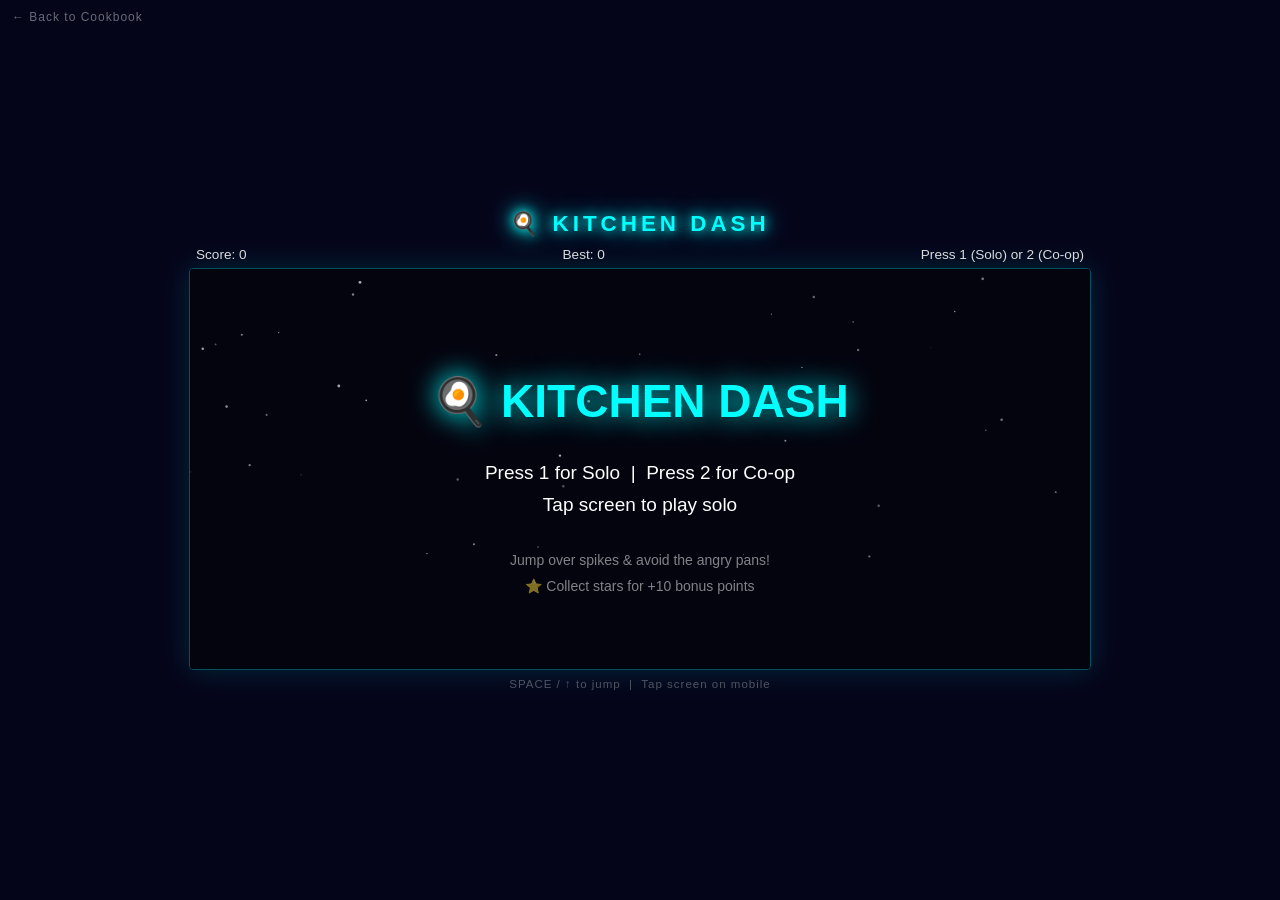
<file: game.html>
<!DOCTYPE html>
<html lang="en">
<head>
  <meta charset="UTF-8">
  <meta name="viewport" content="width=device-width, initial-scale=1.0">
  <title>Kitchen Dash</title>
  <style>
    * { margin: 0; padding: 0; box-sizing: border-box; }
    body {
      background: #05051a;
      display: flex;
      flex-direction: column;
      align-items: center;
      justify-content: center;
      min-height: 100vh;
      font-family: Arial, sans-serif;
      overflow: hidden;
    }
    #title {
      color: #0ff;
      font-size: 1.4rem;
      font-weight: bold;
      text-shadow: 0 0 12px #0ff, 0 0 24px #0ff;
      margin-bottom: 6px;
      letter-spacing: 4px;
    }
    #ui {
      width: 900px;
      max-width: 98vw;
      display: flex;
      justify-content: space-between;
      color: white;
      padding: 4px 6px 6px;
      font-size: 0.85rem;
      opacity: 0.85;
    }
    canvas {
      display: block;
      max-width: 98vw;
      border: 1px solid rgba(0,255,255,0.3);
      box-shadow: 0 0 30px rgba(0,255,255,0.15);
      border-radius: 4px;
    }
    #back {
      position: fixed;
      top: 10px;
      left: 12px;
      color: rgba(255,255,255,0.4);
      text-decoration: none;
      font-size: 0.75rem;
      letter-spacing: 1px;
      transition: color 0.2s, opacity 0.2s;
    }
    #back:hover { color: #0ff; }
    #hint {
      margin-top: 8px;
      color: rgba(255,255,255,0.3);
      font-size: 0.72rem;
      letter-spacing: 1px;
    }
  </style>
</head>
<body>

<a href="fromScratch.html" id="back">← Back to Cookbook</a>
<div id="title">🍳 KITCHEN DASH</div>
<div id="ui">
  <span id="score-display">Score: 0</span>
  <span id="hi-display">Best: 0</span>
  <span id="mode-display">Press 1 (Solo) or 2 (Co-op)</span>
</div>
<canvas id="game" width="900" height="400"></canvas>
<div id="hint">SPACE / ↑ to jump &nbsp;|&nbsp; Tap screen on mobile</div>

<script>
const canvas = document.getElementById("game");
const ctx = canvas.getContext("2d");

let players = [], objects = [], particles = [], floatingTexts = [];
let running = false;
let mode = 1;
let gameTime = 0;
let speed = 7;
let hiScore = parseInt(localStorage.getItem('kitchenDashHi') || '0');

const gravity = 0.7;
const JUMP = -13;
const groundY = 318;
const neon = ["#0ff", "#f0f", "#0f0", "#ff0", "#09f"];
let neonIdx = 0, neonTimer = 0;

document.getElementById('hi-display').textContent = `Best: ${hiScore}`;

// ── Player ──
function Player(x, color, keyCode) {
  this.x = x; this.y = groundY; this.vy = 0;
  this.size = 24; this.color = color; this.keyCode = keyCode;
  this.alive = true; this.score = 0; this.onGround = true;

  this.update = () => {
    this.vy += gravity;
    this.y += this.vy;
    if (this.y >= groundY) { this.y = groundY; this.vy = 0; this.onGround = true; }
    else { this.onGround = false; }
  };

  this.draw = () => {
    const s = this.size, x = this.x, y = this.y;
    ctx.shadowBlur = 14; ctx.shadowColor = this.color;
    // body
    ctx.fillStyle = this.color;
    ctx.fillRect(x, y, s, s);
    // white face
    ctx.fillStyle = 'rgba(255,255,255,0.85)';
    ctx.fillRect(x + 4, y + 6, s - 8, s - 10);
    // eyes
    ctx.fillStyle = '#333';
    ctx.fillRect(x + 6, y + 9, 4, 4);
    ctx.fillRect(x + 14, y + 9, 4, 4);
    // smile
    ctx.strokeStyle = '#333'; ctx.lineWidth = 1.5;
    ctx.beginPath();
    ctx.arc(x + s / 2, y + 17, 4, 0, Math.PI);
    ctx.stroke();
    // chef hat
    ctx.fillStyle = 'white';
    ctx.fillRect(x + 4, y - 9, s - 8, 9);
    ctx.fillRect(x + 8, y - 17, s - 16, 9);
    ctx.shadowBlur = 0; ctx.lineWidth = 1;
  };

  this.jump = () => { if (this.onGround) { this.vy = JUMP; this.onGround = false; } };

  this.die = () => {
    this.alive = false;
    for (let i = 0; i < 18; i++) particles.push(new Particle(this.x + this.size / 2, this.y + this.size / 2, this.color));
  };
}

// ── Particle ──
function Particle(x, y, color) {
  this.x = x; this.y = y;
  this.vx = (Math.random() - 0.5) * 10;
  this.vy = (Math.random() - 0.5) * 10 - 4;
  this.life = 1.0; this.color = color;
  this.r = Math.random() * 4 + 2;

  this.update = () => { this.x += this.vx; this.y += this.vy; this.vy += 0.35; this.life -= 0.028; };
  this.draw = () => {
    ctx.globalAlpha = Math.max(0, this.life);
    ctx.fillStyle = this.color;
    ctx.beginPath(); ctx.arc(this.x, this.y, this.r, 0, Math.PI * 2); ctx.fill();
    ctx.globalAlpha = 1;
  };
}

// ── Floating text ──
function FloatingText(x, y, text, color) {
  this.x = x; this.y = y; this.text = text; this.color = color; this.life = 1.0;
  this.update = () => { this.y -= 1.5; this.life -= 0.022; };
  this.draw = () => {
    ctx.globalAlpha = Math.max(0, this.life);
    ctx.fillStyle = this.color;
    ctx.font = 'bold 15px Arial';
    ctx.fillText(this.text, this.x, this.y);
    ctx.globalAlpha = 1;
  };
}

// ── Spike ──
function Spike(x) {
  this.x = x; this.w = 26; this.h = 28; this.type = 'spike';
  this.update = () => { this.x -= speed; };
  this.draw = () => {
    ctx.fillStyle = neon[neonIdx];
    ctx.shadowBlur = 10; ctx.shadowColor = neon[neonIdx];
    ctx.beginPath();
    ctx.moveTo(this.x, groundY + 22);
    ctx.lineTo(this.x + this.w / 2, groundY - this.h);
    ctx.lineTo(this.x + this.w, groundY + 22);
    ctx.closePath(); ctx.fill(); ctx.shadowBlur = 0;
  };
  this.hit = p =>
    p.x + 3 < this.x + this.w - 3 &&
    p.x + p.size - 3 > this.x + 3 &&
    p.y + p.size > groundY - this.h + 6;
}

// ── Monster (angry frying pan) ──
function Monster(x) {
  this.x = x; this.y = groundY - 42; this.w = 34; this.h = 34; this.type = 'monster';
  this.wobble = Math.random() * Math.PI * 2;
  this.update = () => { this.x -= speed * 0.88; this.wobble += 0.12; };
  this.draw = () => {
    const yo = Math.sin(this.wobble) * 3;
    // pan
    ctx.fillStyle = '#999'; ctx.fillRect(this.x, this.y + yo, this.w, this.h);
    ctx.fillStyle = '#666'; ctx.fillRect(this.x + this.w, this.y + 10 + yo, 18, 8);
    // red eyes
    ctx.fillStyle = '#ff003c';
    ctx.fillRect(this.x + 6, this.y + 8 + yo, 7, 7);
    ctx.fillRect(this.x + 21, this.y + 8 + yo, 7, 7);
    // angry brows
    ctx.strokeStyle = '#ff003c'; ctx.lineWidth = 2.5;
    ctx.beginPath();
    ctx.moveTo(this.x + 3, this.y + 5 + yo); ctx.lineTo(this.x + 15, this.y + 9 + yo);
    ctx.moveTo(this.x + 31, this.y + 5 + yo); ctx.lineTo(this.x + 19, this.y + 9 + yo);
    ctx.stroke();
    // frown
    ctx.beginPath(); ctx.arc(this.x + 17, this.y + 26 + yo, 5, Math.PI, 0); ctx.stroke();
    ctx.lineWidth = 1;
  };
  this.hit = p =>
    p.x + 2 < this.x + this.w && p.x + p.size - 2 > this.x &&
    p.y + 2 < this.y + this.h && p.y + p.size - 2 > this.y;
}

// ── Platform ──
function Platform(x) {
  this.x = x; this.y = groundY - (Math.random() * 100 + 55); this.w = 100; this.h = 12; this.type = 'platform';
  this.update = () => { this.x -= speed; };
  this.draw = () => {
    ctx.shadowBlur = 8; ctx.shadowColor = neon[neonIdx];
    ctx.fillStyle = neon[neonIdx];
    ctx.fillRect(this.x, this.y, this.w, this.h);
    ctx.shadowBlur = 0;
  };
  this.stand = p => {
    if (p.x + p.size > this.x && p.x < this.x + this.w &&
        p.y + p.size >= this.y && p.y + p.size <= this.y + 16 && p.vy >= 0) {
      p.y = this.y - p.size; p.vy = 0; p.onGround = true;
    }
  };
}

// ── Star/Coin ──
function Star(x, y) {
  this.x = x;
  this.y = y !== undefined ? y : groundY - 30 - Math.random() * 80;
  this.r = 10; this.type = 'star'; this.spin = 0; this.collected = false;
  this.update = () => { this.x -= speed; this.spin += 0.08; };
  this.draw = () => {
    if (this.collected) return;
    ctx.shadowBlur = 12; ctx.shadowColor = '#ff0';
    ctx.fillStyle = '#ff0';
    ctx.save();
    ctx.translate(this.x, this.y); ctx.rotate(this.spin);
    ctx.beginPath();
    for (let i = 0; i < 5; i++) {
      const a = (i * Math.PI * 2) / 5 - Math.PI / 2;
      const b = a + Math.PI / 5;
      ctx.lineTo(Math.cos(a) * this.r, Math.sin(a) * this.r);
      ctx.lineTo(Math.cos(b) * this.r * 0.42, Math.sin(b) * this.r * 0.42);
    }
    ctx.closePath(); ctx.fill();
    ctx.restore(); ctx.shadowBlur = 0;
  };
  this.collect = p => {
    if (this.collected) return;
    const dx = p.x + p.size / 2 - this.x, dy = p.y + p.size / 2 - this.y;
    if (dx * dx + dy * dy < (p.size / 2 + this.r) ** 2) {
      this.collected = true;
      p.score += 10;
      floatingTexts.push(new FloatingText(this.x - 8, this.y - 10, '+10 ⭐', '#ff0'));
    }
  };
}

// ── Spawner ──
function spawn() {
  if (gameTime < 100) return;
  if (objects.length > 0 && objects[objects.length - 1].x > canvas.width - 200) return;
  const last = objects[objects.length - 1];
  const r = Math.random();
  if (r < 0.35 && last?.type !== 'spike') {
    objects.push(new Spike(canvas.width));
  } else if (r < 0.62) {
    const p = new Platform(canvas.width);
    objects.push(p);
    if (Math.random() < 0.6) objects.push(new Star(p.x + p.w / 2, p.y - 22));
  } else if (r < 0.85) {
    objects.push(new Monster(canvas.width));
  } else {
    objects.push(new Star(canvas.width));
  }
}

// ── Background ──
let stars = [];
for (let i = 0; i < 40; i++) {
  stars.push({ x: Math.random() * 900, y: Math.random() * (groundY - 10), r: Math.random() * 1.2 + 0.3, b: Math.random() });
}

function drawBg() {
  const g = ctx.createLinearGradient(0, 0, 0, canvas.height);
  g.addColorStop(0, '#04040f');
  g.addColorStop(0.7, '#080818');
  g.addColorStop(1, '#0d0d22');
  ctx.fillStyle = g; ctx.fillRect(0, 0, canvas.width, canvas.height);

  // twinkle stars
  stars.forEach(s => {
    const alpha = 0.2 + Math.abs(Math.sin(gameTime * 0.015 + s.b * 10)) * 0.4;
    ctx.globalAlpha = alpha;
    ctx.fillStyle = 'white';
    ctx.beginPath(); ctx.arc(s.x, s.y, s.r, 0, Math.PI * 2); ctx.fill();
  });
  ctx.globalAlpha = 1;

  // ground line
  ctx.shadowBlur = 16; ctx.shadowColor = neon[neonIdx];
  ctx.strokeStyle = neon[neonIdx]; ctx.lineWidth = 2;
  ctx.beginPath(); ctx.moveTo(0, groundY + 22); ctx.lineTo(canvas.width, groundY + 22); ctx.stroke();
  ctx.shadowBlur = 0; ctx.lineWidth = 1;
}

// ── Start ──
function start(m) {
  mode = m; players = []; objects = []; particles = []; floatingTexts = [];
  running = true; gameTime = 0; speed = 7;
  players.push(new Player(100, "#0ff", "Space"));
  if (mode === 2) players.push(new Player(150, "#f0f", "ArrowUp"));
  document.getElementById('mode-display').textContent = mode === 1 ? 'SPACE to jump' : 'P1: SPACE  |  P2: ↑';
  loop();
}

// ── Controls ──
document.addEventListener("keydown", e => {
  if (!running) { if (e.key === "1") start(1); if (e.key === "2") start(2); return; }
  players.forEach(p => { if (e.code === p.keyCode) p.jump(); });
});

canvas.addEventListener("touchstart", e => {
  e.preventDefault();
  if (!running) { start(1); return; }
  players.forEach(p => { if (p.alive) p.jump(); });
}, { passive: false });

// ── Loop ──
function loop() {
  if (!running) return;
  gameTime++;
  if (gameTime % 350 === 0) speed = Math.min(speed + 0.5, 15);
  neonTimer++; if (neonTimer > 50) { neonIdx = (neonIdx + 1) % neon.length; neonTimer = 0; }

  drawBg();
  spawn();

  objects.forEach(o => {
    o.update(); o.draw();
    players.forEach(p => {
      if (!p.alive) return;
      if (o.hit && o.hit(p)) p.die();
      if (o.stand) o.stand(p);
      if (o.collect) o.collect(p);
    });
  });
  objects = objects.filter(o => o.x > -160 && !o.collected);

  particles.forEach(pt => { pt.update(); pt.draw(); });
  particles = particles.filter(pt => pt.life > 0);

  floatingTexts.forEach(ft => { ft.update(); ft.draw(); });
  floatingTexts = floatingTexts.filter(ft => ft.life > 0);

  players.forEach(p => { if (p.alive) { p.update(); p.draw(); p.score++; } });

  // HUD
  ctx.fillStyle = 'rgba(255,255,255,0.9)'; ctx.font = 'bold 14px Arial';
  players.forEach((p, i) => ctx.fillText(`P${i + 1}: ${p.score}`, 10, 20 + i * 22));
  ctx.fillStyle = 'rgba(255,255,255,0.3)'; ctx.font = '11px Arial';
  ctx.fillText(`${speed.toFixed(1)}x`, canvas.width - 36, 16);

  const maxScore = Math.max(...players.map(p => p.score));
  document.getElementById('score-display').textContent = `Score: ${maxScore}`;

  if (players.every(p => !p.alive)) { running = false; gameOver(); return; }
  requestAnimationFrame(loop);
}

// ── Game Over ──
function gameOver() {
  const maxScore = Math.max(...players.map(p => p.score));
  const newHi = maxScore > hiScore;
  if (newHi) { hiScore = maxScore; localStorage.setItem('kitchenDashHi', hiScore); document.getElementById('hi-display').textContent = `Best: ${hiScore}`; }

  ctx.fillStyle = 'rgba(0,0,0,0.7)'; ctx.fillRect(0, 0, canvas.width, canvas.height);
  ctx.textAlign = 'center';

  ctx.font = 'bold 44px Arial'; ctx.shadowBlur = 24; ctx.shadowColor = '#f0f';
  ctx.fillStyle = '#f0f'; ctx.fillText('GAME OVER', canvas.width / 2, 130);
  ctx.shadowBlur = 0;

  ctx.font = '22px Arial'; ctx.fillStyle = 'white';
  players.forEach((p, i) => ctx.fillText(`Player ${i + 1}: ${p.score}`, canvas.width / 2, 188 + i * 36));

  if (newHi && maxScore > 0) {
    ctx.font = 'bold 19px Arial'; ctx.fillStyle = '#ff0';
    ctx.shadowBlur = 10; ctx.shadowColor = '#ff0';
    ctx.fillText('🏆 New High Score!', canvas.width / 2, 192 + players.length * 36);
    ctx.shadowBlur = 0;
  }

  ctx.font = '17px Arial'; ctx.fillStyle = '#0ff';
  ctx.fillText('Press 1 (Solo)  or  2 (Co-op)  to restart', canvas.width / 2, 305);
  ctx.fillStyle = 'rgba(255,255,255,0.45)'; ctx.font = '13px Arial';
  ctx.fillText('Tap screen to restart', canvas.width / 2, 328);
  ctx.textAlign = 'left';
  document.getElementById('score-display').textContent = `Score: ${maxScore}`;
}

// ── Title screen ──
(function titleScreen() {
  ctx.fillStyle = '#04040f'; ctx.fillRect(0, 0, canvas.width, canvas.height);
  stars.forEach(s => {
    ctx.globalAlpha = 0.3 + s.b * 0.4; ctx.fillStyle = 'white';
    ctx.beginPath(); ctx.arc(s.x, s.y, s.r, 0, Math.PI * 2); ctx.fill();
  });
  ctx.globalAlpha = 1;
  ctx.textAlign = 'center';
  ctx.font = 'bold 46px Arial'; ctx.shadowBlur = 28; ctx.shadowColor = '#0ff';
  ctx.fillStyle = '#0ff'; ctx.fillText('🍳 KITCHEN DASH', canvas.width / 2, 148);
  ctx.shadowBlur = 0;
  ctx.font = '19px Arial'; ctx.fillStyle = 'white';
  ctx.fillText('Press 1 for Solo  |  Press 2 for Co-op', canvas.width / 2, 210);
  ctx.fillText('Tap screen to play solo', canvas.width / 2, 242);
  ctx.font = '14px Arial'; ctx.fillStyle = 'rgba(255,255,255,0.5)';
  ctx.fillText('Jump over spikes & avoid the angry pans!', canvas.width / 2, 296);
  ctx.fillText('⭐ Collect stars for +10 bonus points', canvas.width / 2, 322);
  ctx.textAlign = 'left';
})();
</script>

</body>
</html>
</file>
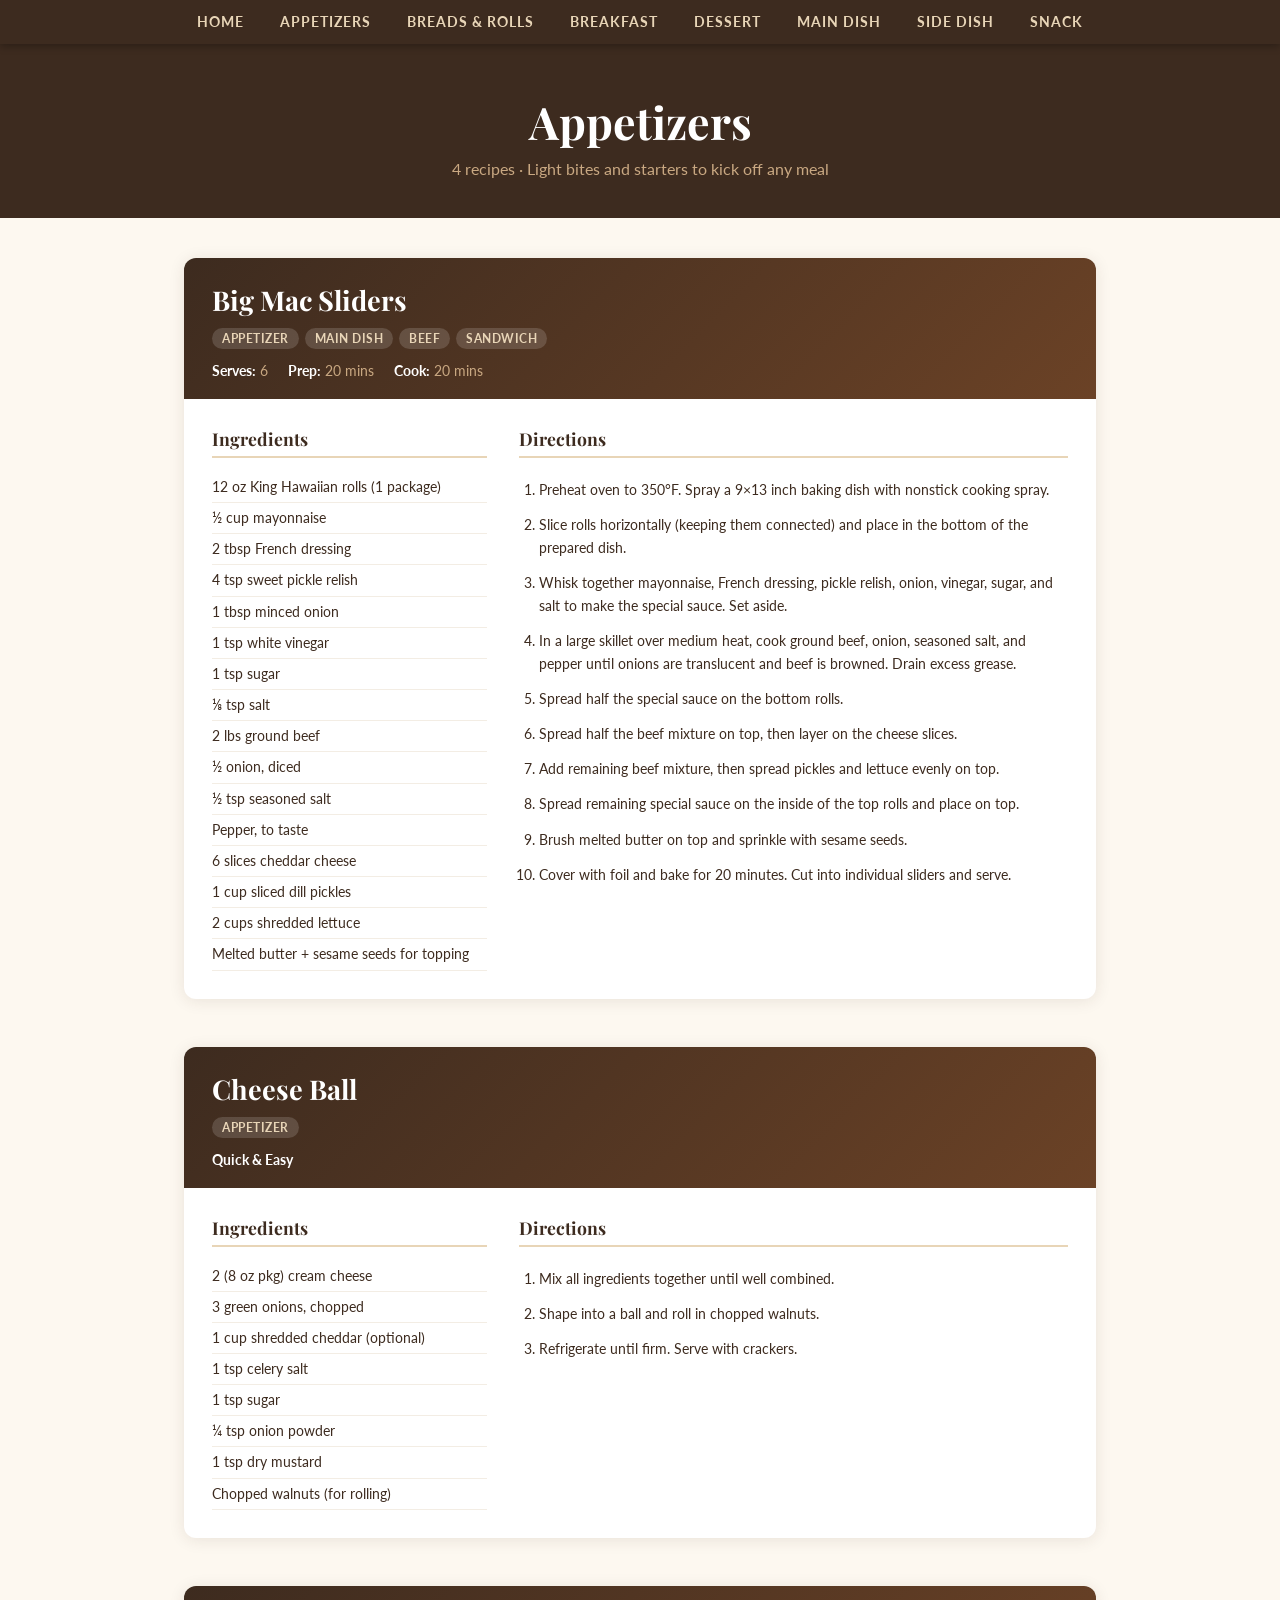
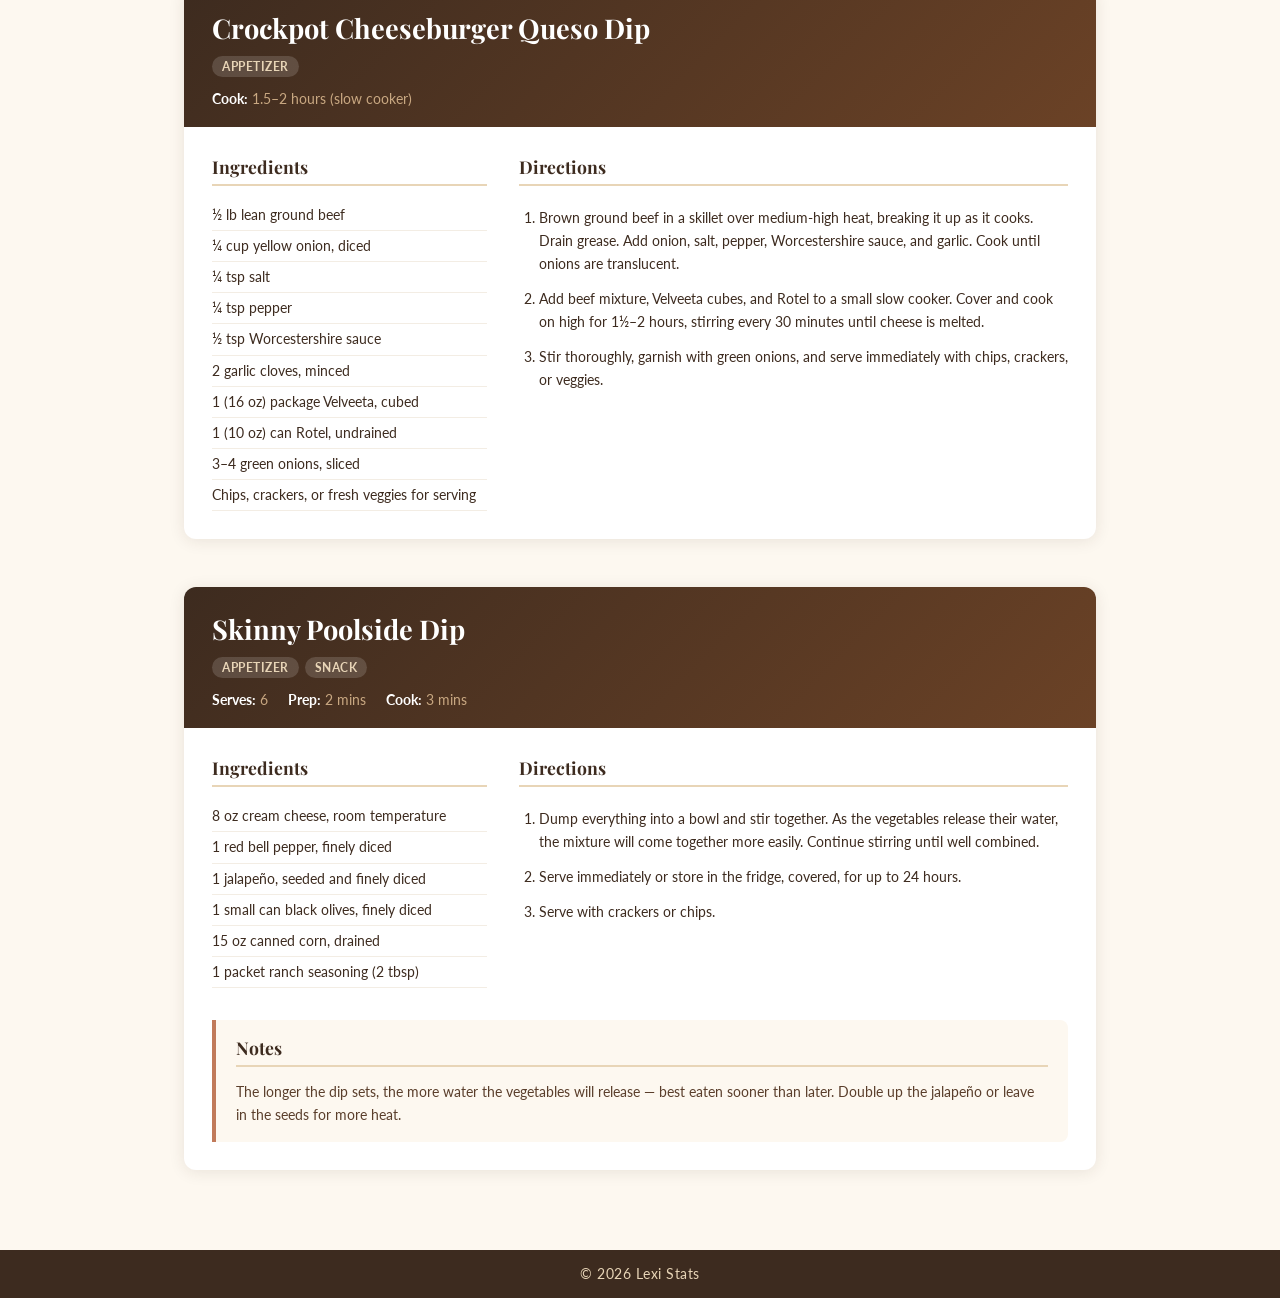
<file: Cookbook/Appetizers.html>
<!DOCTYPE html>
<html lang="en">
<head>
    <meta charset="UTF-8">
    <meta name="viewport" content="width=device-width, initial-scale=1.0">
    <title>Appetizers – Mom's Cookbook</title>
    <link rel="stylesheet" type="text/css" href="../css/myStyles.css">
</head>
<body>

    <nav>
        <a href="../fromScratch.html">Home</a>
        <a href="#">Appetizers</a>
        <a href="BreadsandRolls.html">Breads &amp; Rolls</a>
        <a href="Breakfast.html">Breakfast</a>
        <a href="Dessert.html">Dessert</a>
        <a href="MainDish.html">Main Dish</a>
        <a href="SideDish.html">Side Dish</a>
        <a href="Snack.html">Snack</a>
    </nav>

    <div class="category-header">
        <h1>Appetizers</h1>
        <p>4 recipes · Light bites and starters to kick off any meal</p>
    </div>

    <div class="recipe-list">

        <!-- Big Mac Sliders -->
        <div class="recipe-card">
            <div class="recipe-card-header">
                <h2>Big Mac Sliders</h2>
                <div class="recipe-tags">
                    <span class="tag">Appetizer</span>
                    <span class="tag">Main Dish</span>
                    <span class="tag">Beef</span>
                    <span class="tag">Sandwich</span>
                </div>
                <div class="recipe-meta">
                    <span><strong>Serves:</strong> 6</span>
                    <span><strong>Prep:</strong> 20 mins</span>
                    <span><strong>Cook:</strong> 20 mins</span>
                </div>
            </div>
            <div class="recipe-body">
                <div class="recipe-ingredients">
                    <h3>Ingredients</h3>
                    <ul>
                        <li>12 oz King Hawaiian rolls (1 package)</li>
                        <li>½ cup mayonnaise</li>
                        <li>2 tbsp French dressing</li>
                        <li>4 tsp sweet pickle relish</li>
                        <li>1 tbsp minced onion</li>
                        <li>1 tsp white vinegar</li>
                        <li>1 tsp sugar</li>
                        <li>⅛ tsp salt</li>
                        <li>2 lbs ground beef</li>
                        <li>½ onion, diced</li>
                        <li>½ tsp seasoned salt</li>
                        <li>Pepper, to taste</li>
                        <li>6 slices cheddar cheese</li>
                        <li>1 cup sliced dill pickles</li>
                        <li>2 cups shredded lettuce</li>
                        <li>Melted butter + sesame seeds for topping</li>
                    </ul>
                </div>
                <div class="recipe-directions">
                    <h3>Directions</h3>
                    <ol>
                        <li>Preheat oven to 350°F. Spray a 9×13 inch baking dish with nonstick cooking spray.</li>
                        <li>Slice rolls horizontally (keeping them connected) and place in the bottom of the prepared dish.</li>
                        <li>Whisk together mayonnaise, French dressing, pickle relish, onion, vinegar, sugar, and salt to make the special sauce. Set aside.</li>
                        <li>In a large skillet over medium heat, cook ground beef, onion, seasoned salt, and pepper until onions are translucent and beef is browned. Drain excess grease.</li>
                        <li>Spread half the special sauce on the bottom rolls.</li>
                        <li>Spread half the beef mixture on top, then layer on the cheese slices.</li>
                        <li>Add remaining beef mixture, then spread pickles and lettuce evenly on top.</li>
                        <li>Spread remaining special sauce on the inside of the top rolls and place on top.</li>
                        <li>Brush melted butter on top and sprinkle with sesame seeds.</li>
                        <li>Cover with foil and bake for 20 minutes. Cut into individual sliders and serve.</li>
                    </ol>
                </div>
            </div>
        </div>

        <!-- Cheese Ball -->
        <div class="recipe-card">
            <div class="recipe-card-header">
                <h2>Cheese Ball</h2>
                <div class="recipe-tags">
                    <span class="tag">Appetizer</span>
                </div>
                <div class="recipe-meta">
                    <span><strong>Quick &amp; Easy</strong></span>
                </div>
            </div>
            <div class="recipe-body">
                <div class="recipe-ingredients">
                    <h3>Ingredients</h3>
                    <ul>
                        <li>2 (8 oz pkg) cream cheese</li>
                        <li>3 green onions, chopped</li>
                        <li>1 cup shredded cheddar (optional)</li>
                        <li>1 tsp celery salt</li>
                        <li>1 tsp sugar</li>
                        <li>¼ tsp onion powder</li>
                        <li>1 tsp dry mustard</li>
                        <li>Chopped walnuts (for rolling)</li>
                    </ul>
                </div>
                <div class="recipe-directions">
                    <h3>Directions</h3>
                    <ol>
                        <li>Mix all ingredients together until well combined.</li>
                        <li>Shape into a ball and roll in chopped walnuts.</li>
                        <li>Refrigerate until firm. Serve with crackers.</li>
                    </ol>
                </div>
            </div>
        </div>

        <!-- Crockpot Cheeseburger Queso Dip -->
        <div class="recipe-card">
            <div class="recipe-card-header">
                <h2>Crockpot Cheeseburger Queso Dip</h2>
                <div class="recipe-tags">
                    <span class="tag">Appetizer</span>
                </div>
                <div class="recipe-meta">
                    <span><strong>Cook:</strong> 1.5–2 hours (slow cooker)</span>
                </div>
            </div>
            <div class="recipe-body">
                <div class="recipe-ingredients">
                    <h3>Ingredients</h3>
                    <ul>
                        <li>½ lb lean ground beef</li>
                        <li>¼ cup yellow onion, diced</li>
                        <li>¼ tsp salt</li>
                        <li>¼ tsp pepper</li>
                        <li>½ tsp Worcestershire sauce</li>
                        <li>2 garlic cloves, minced</li>
                        <li>1 (16 oz) package Velveeta, cubed</li>
                        <li>1 (10 oz) can Rotel, undrained</li>
                        <li>3–4 green onions, sliced</li>
                        <li>Chips, crackers, or fresh veggies for serving</li>
                    </ul>
                </div>
                <div class="recipe-directions">
                    <h3>Directions</h3>
                    <ol>
                        <li>Brown ground beef in a skillet over medium-high heat, breaking it up as it cooks. Drain grease. Add onion, salt, pepper, Worcestershire sauce, and garlic. Cook until onions are translucent.</li>
                        <li>Add beef mixture, Velveeta cubes, and Rotel to a small slow cooker. Cover and cook on high for 1½–2 hours, stirring every 30 minutes until cheese is melted.</li>
                        <li>Stir thoroughly, garnish with green onions, and serve immediately with chips, crackers, or veggies.</li>
                    </ol>
                </div>
            </div>
        </div>

        <!-- Skinny Poolside Dip -->
        <div class="recipe-card">
            <div class="recipe-card-header">
                <h2>Skinny Poolside Dip</h2>
                <div class="recipe-tags">
                    <span class="tag">Appetizer</span>
                    <span class="tag">Snack</span>
                </div>
                <div class="recipe-meta">
                    <span><strong>Serves:</strong> 6</span>
                    <span><strong>Prep:</strong> 2 mins</span>
                    <span><strong>Cook:</strong> 3 mins</span>
                </div>
            </div>
            <div class="recipe-body">
                <div class="recipe-ingredients">
                    <h3>Ingredients</h3>
                    <ul>
                        <li>8 oz cream cheese, room temperature</li>
                        <li>1 red bell pepper, finely diced</li>
                        <li>1 jalapeño, seeded and finely diced</li>
                        <li>1 small can black olives, finely diced</li>
                        <li>15 oz canned corn, drained</li>
                        <li>1 packet ranch seasoning (2 tbsp)</li>
                    </ul>
                </div>
                <div class="recipe-directions">
                    <h3>Directions</h3>
                    <ol>
                        <li>Dump everything into a bowl and stir together. As the vegetables release their water, the mixture will come together more easily. Continue stirring until well combined.</li>
                        <li>Serve immediately or store in the fridge, covered, for up to 24 hours.</li>
                        <li>Serve with crackers or chips.</li>
                    </ol>
                </div>
                <div class="recipe-notes">
                    <h3>Notes</h3>
                    <p>The longer the dip sets, the more water the vegetables will release — best eaten sooner than later. Double up the jalapeño or leave in the seeds for more heat.</p>
                </div>
            </div>
        </div>

    </div>

    <div class="footer">
        &copy; 2026 Lexi Stats
    </div>

</body>
</html>
</file>
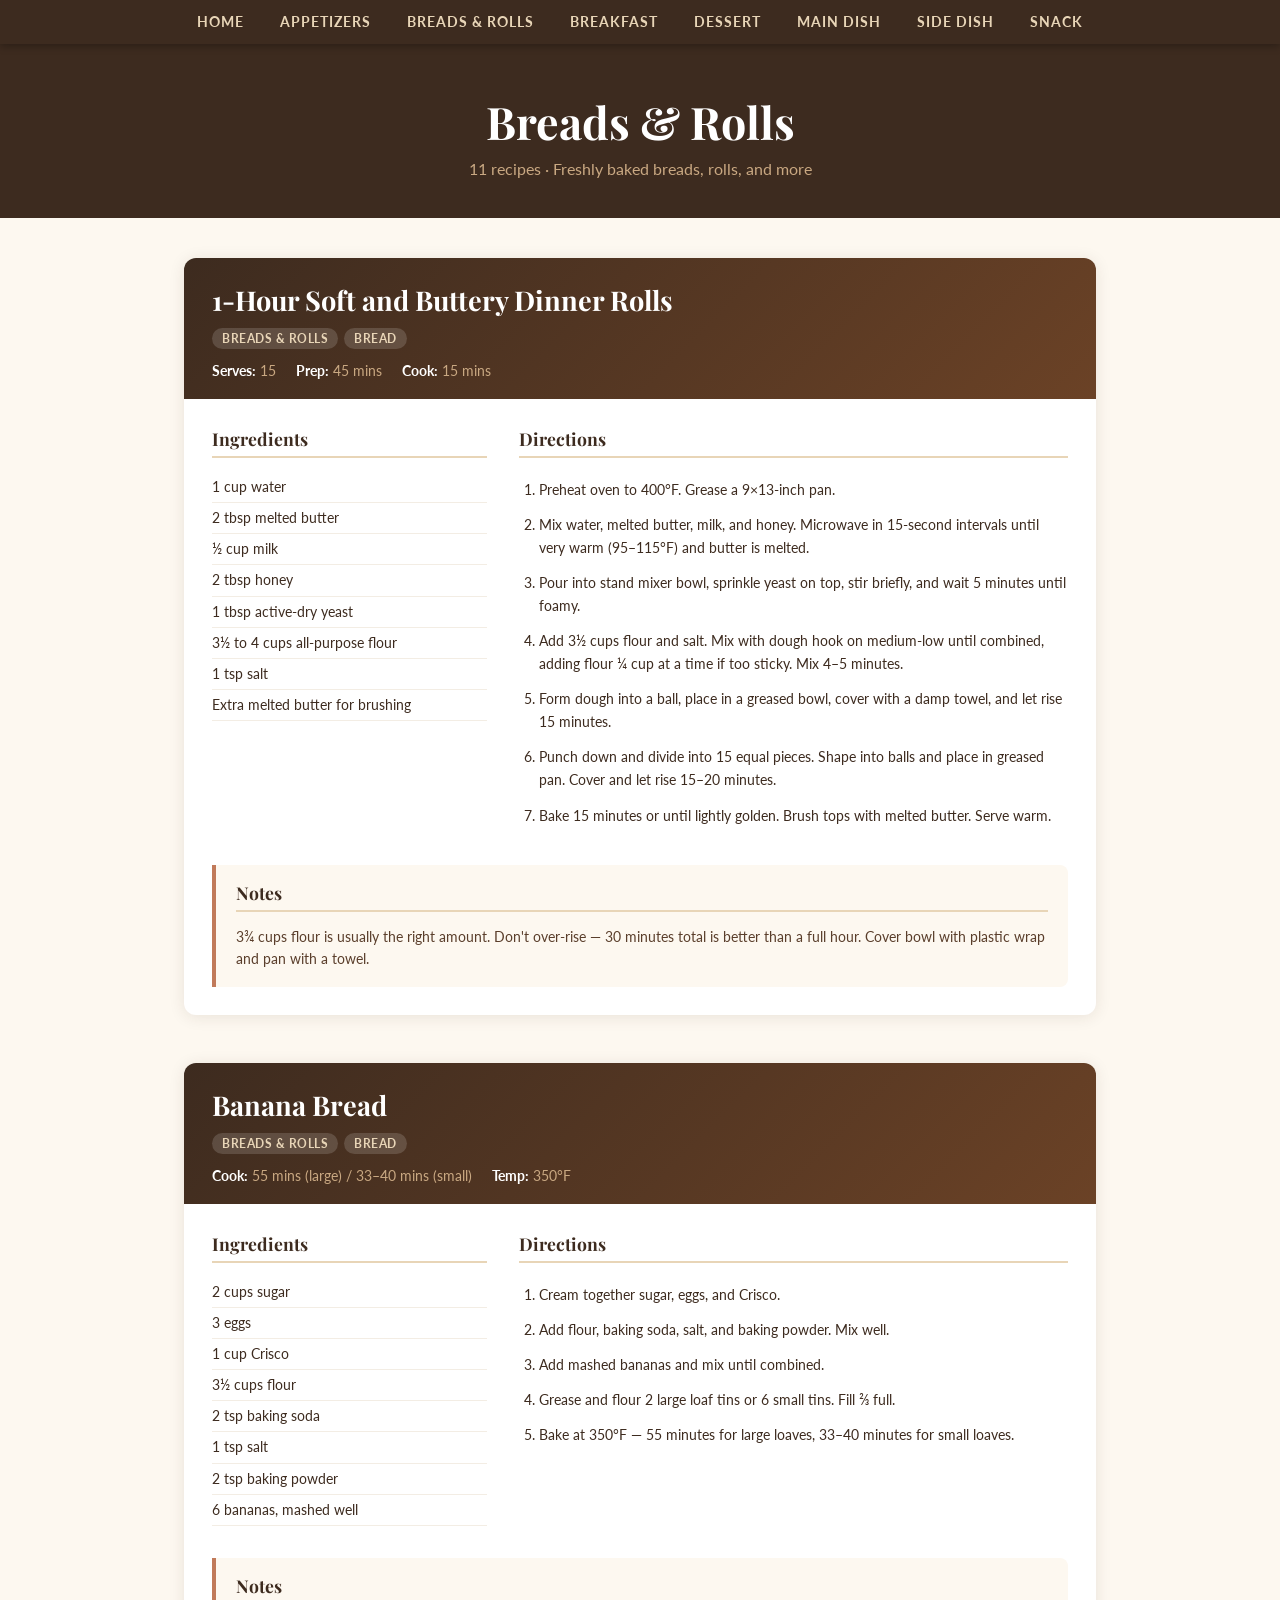
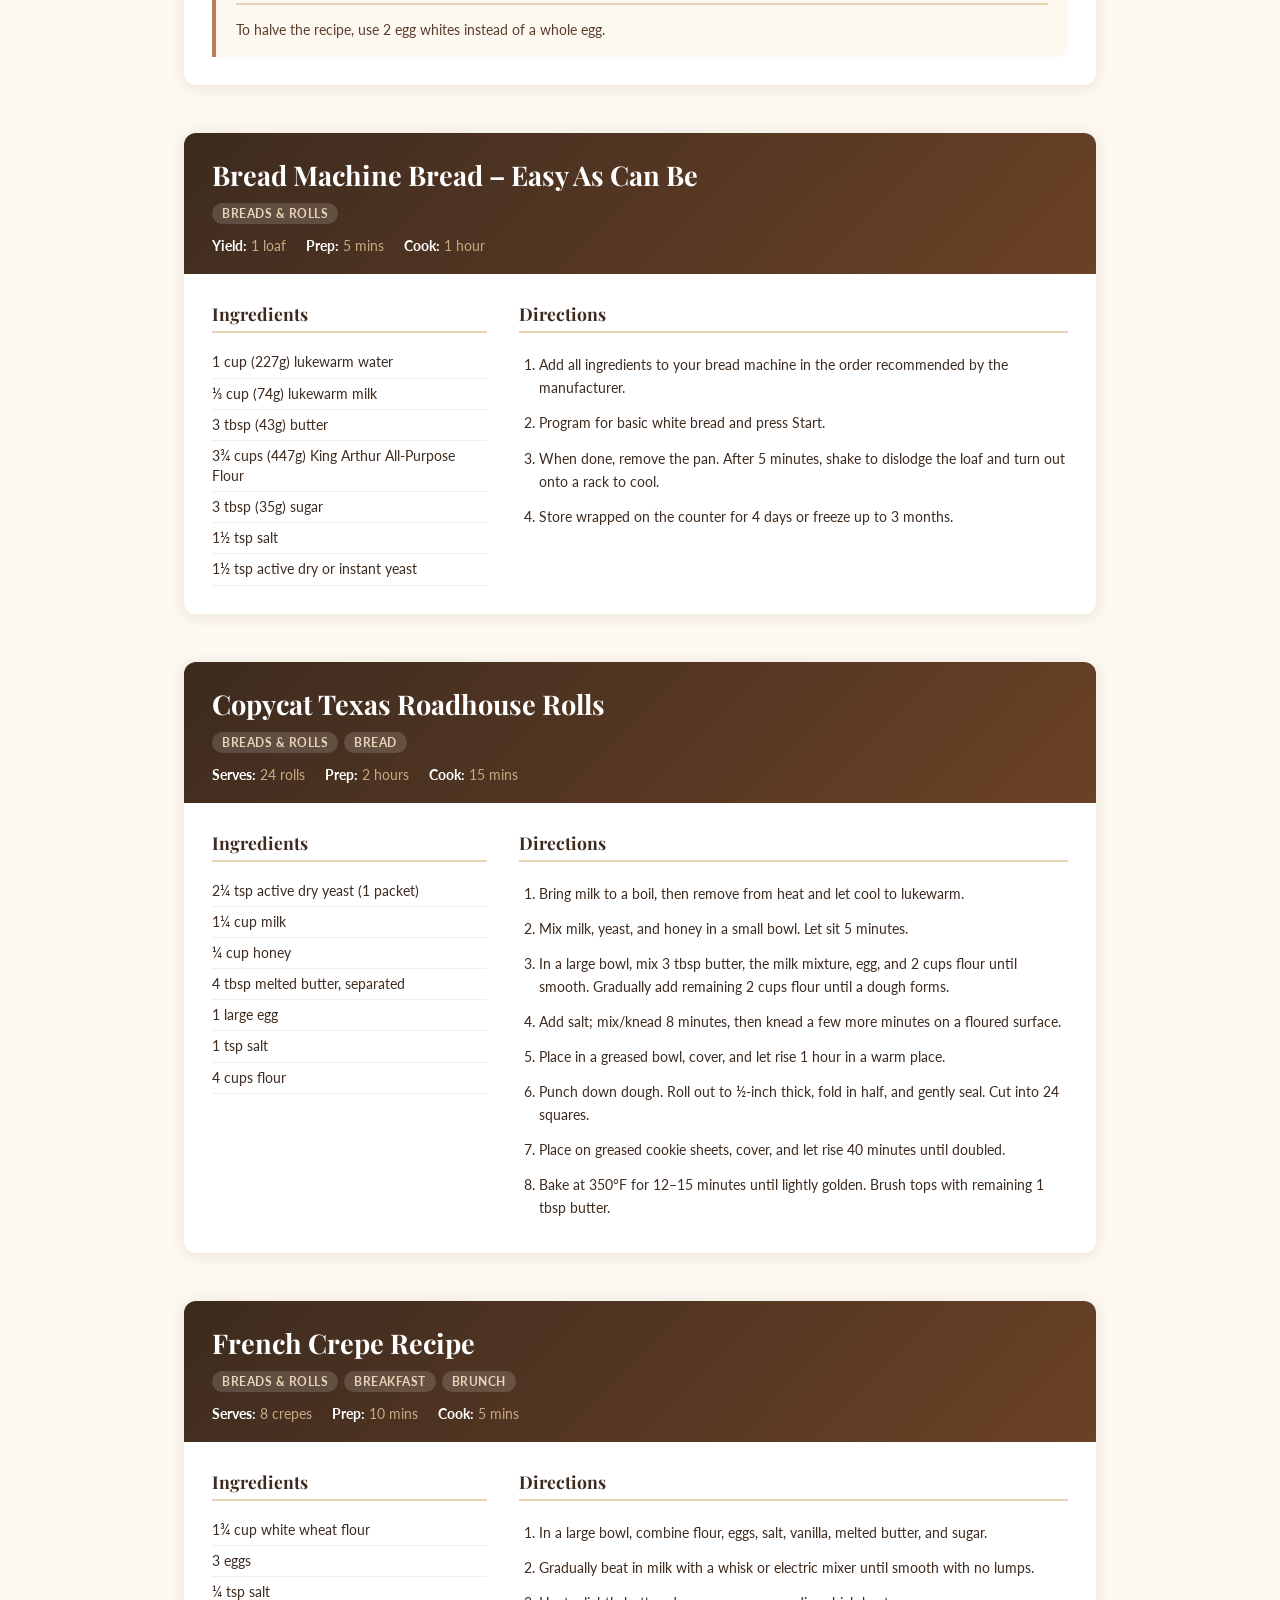
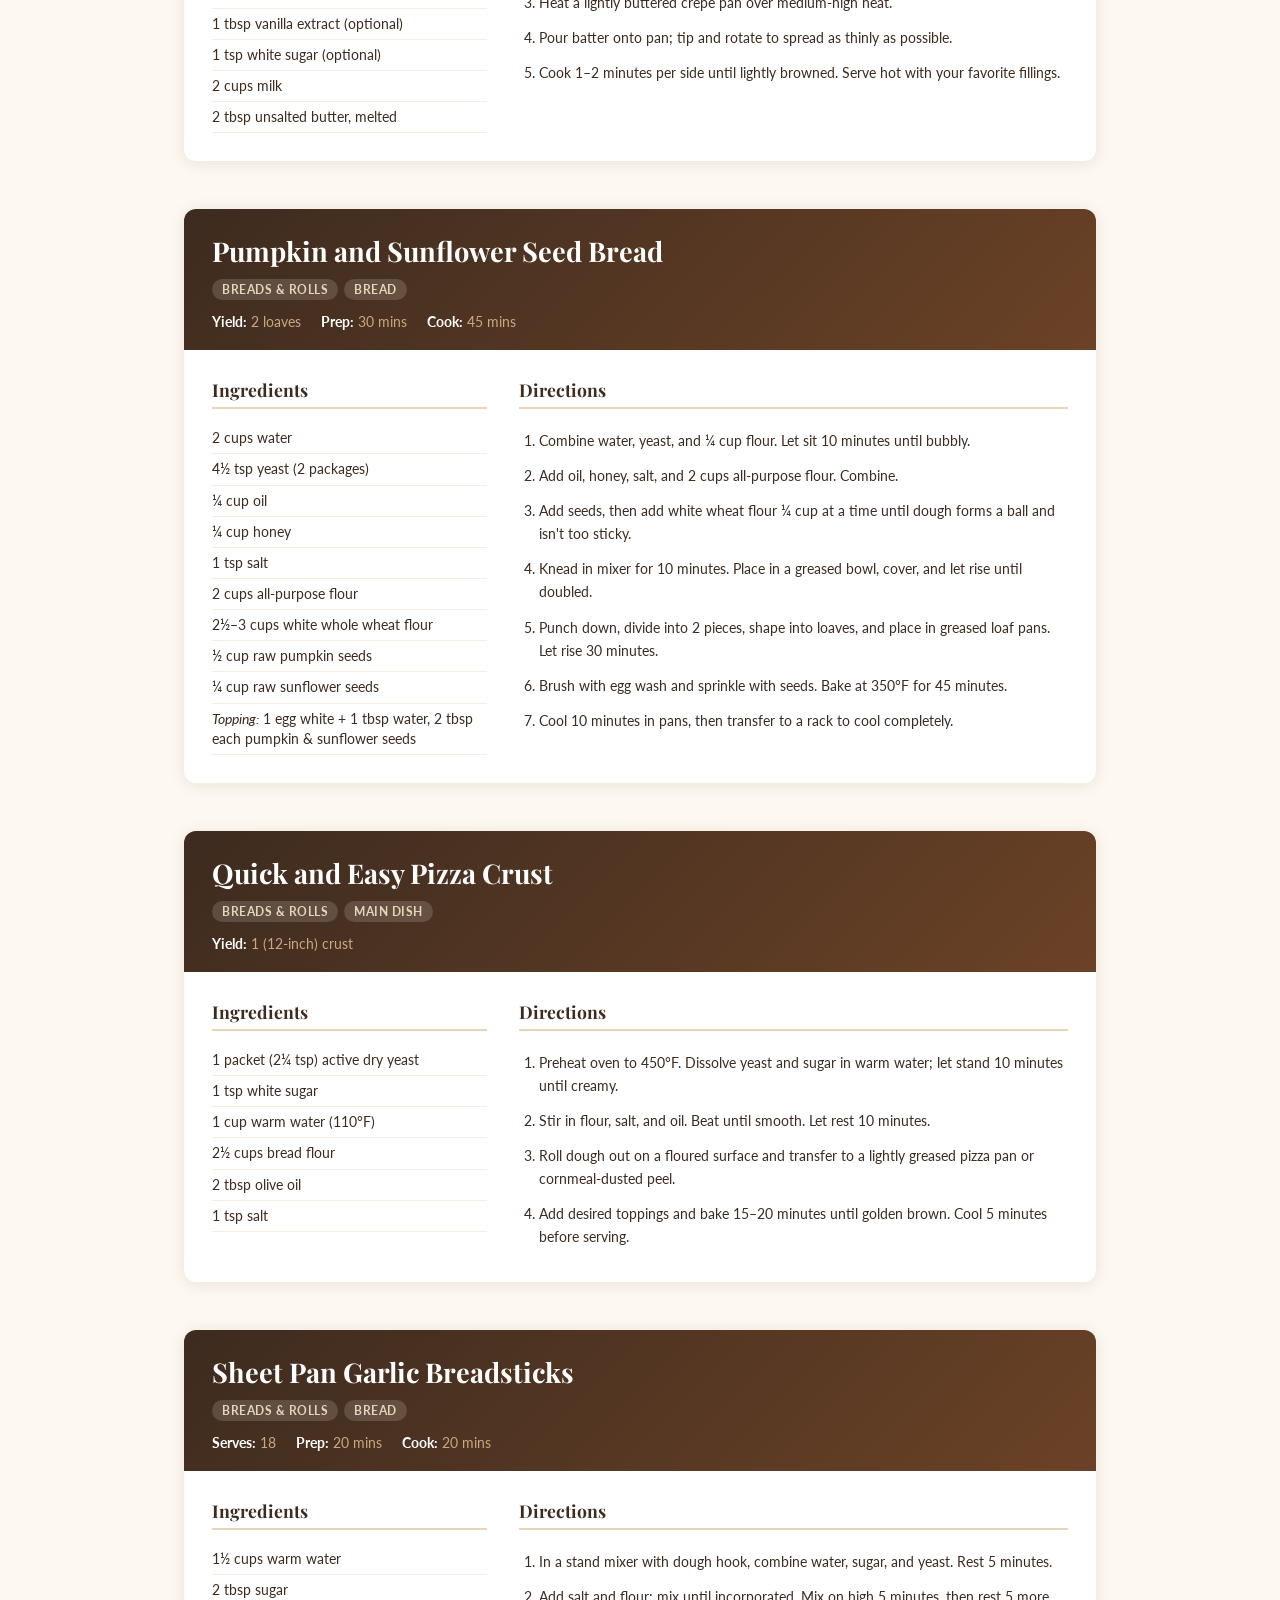
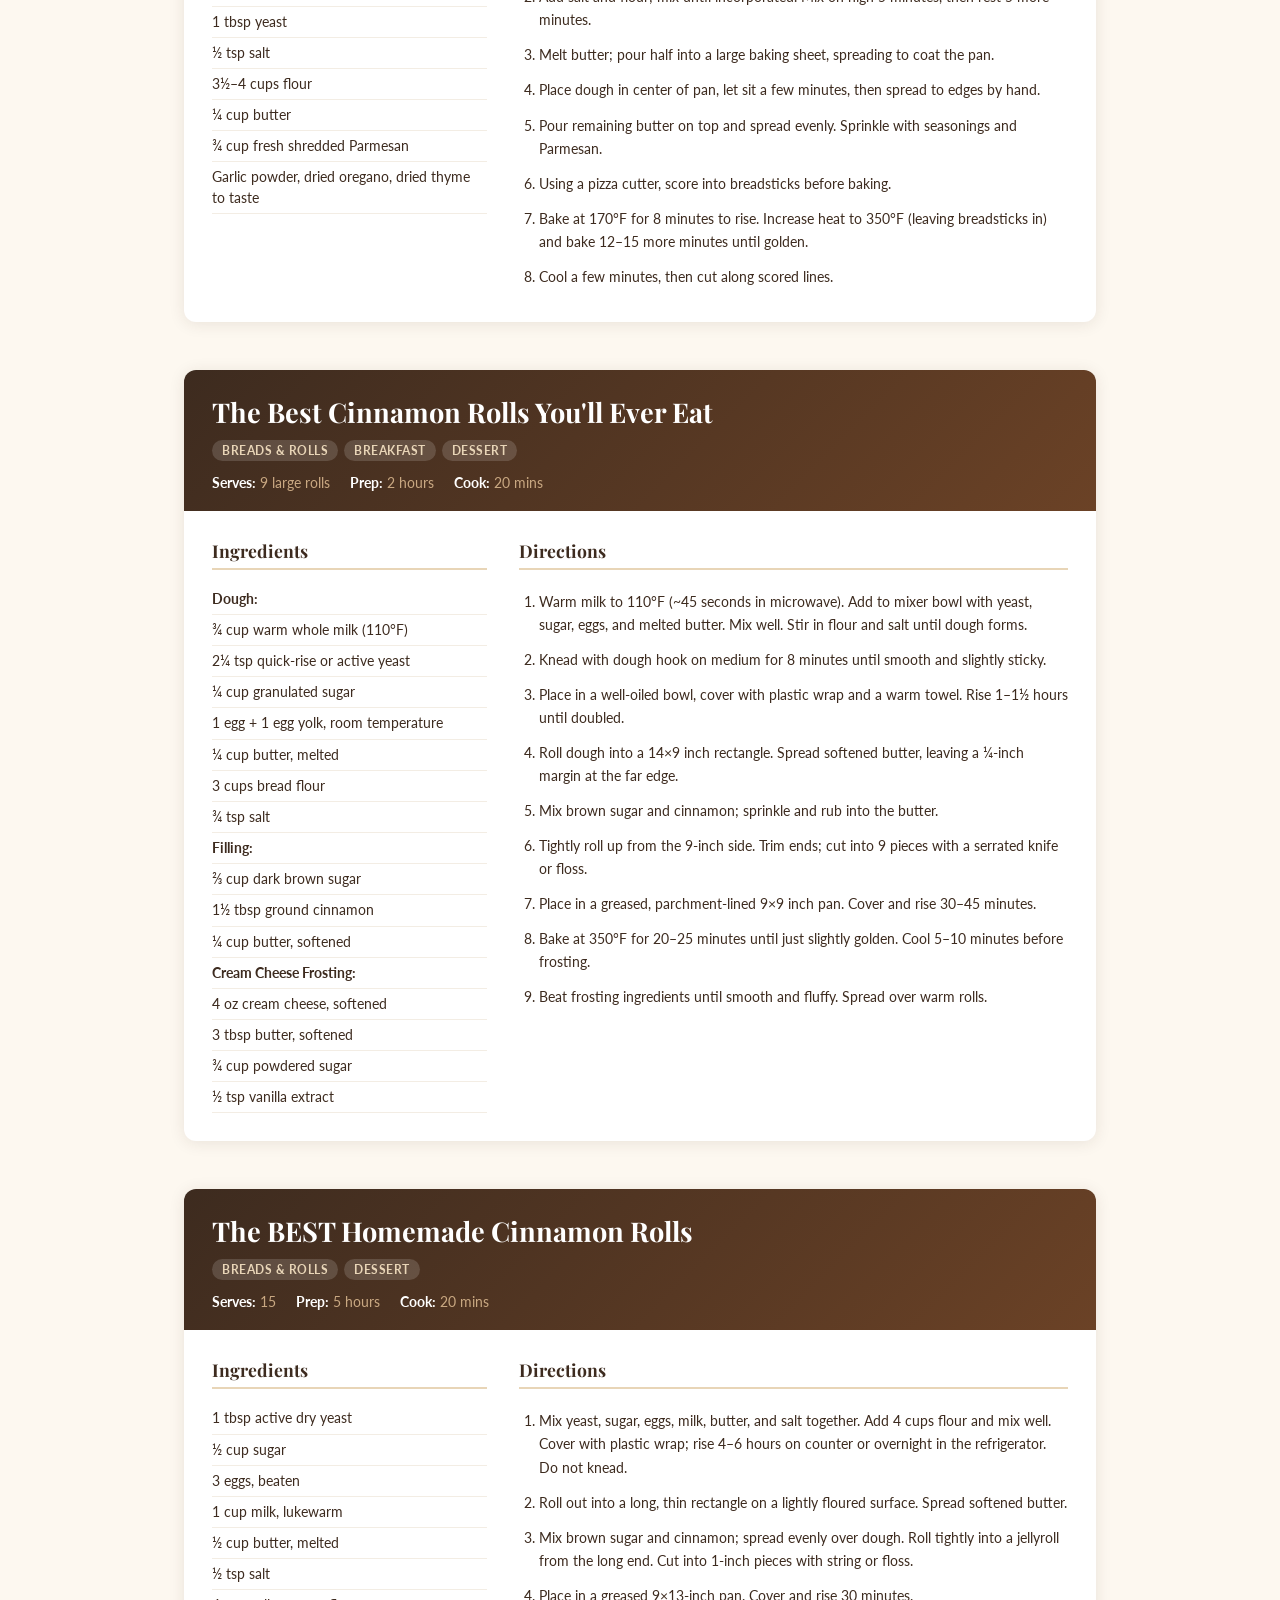
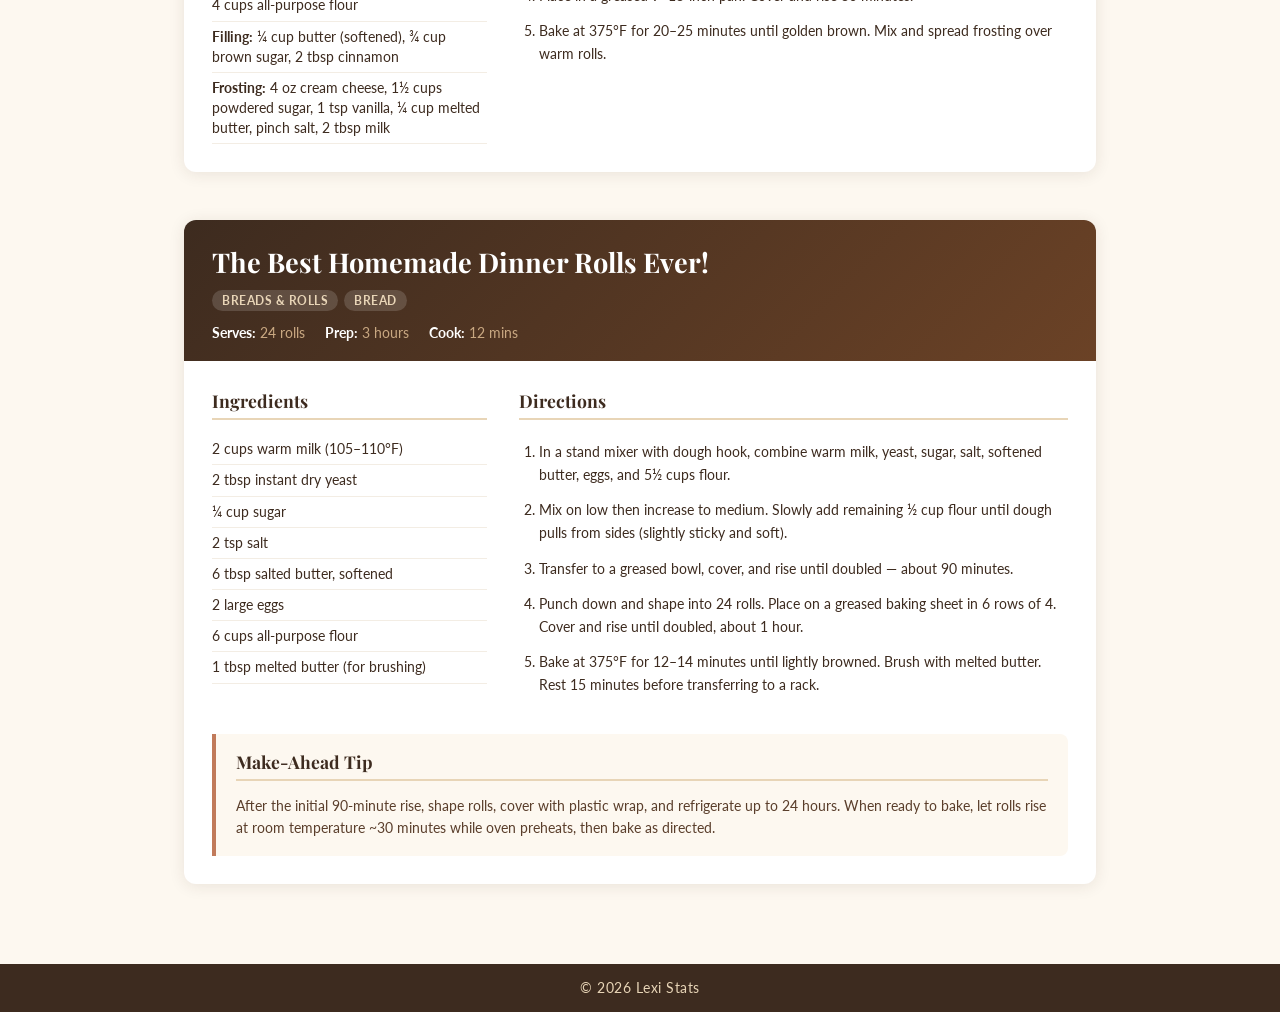
<file: Cookbook/BreadsandRolls.html>
<!DOCTYPE html>
<html lang="en">
<head>
    <meta charset="UTF-8">
    <meta name="viewport" content="width=device-width, initial-scale=1.0">
    <title>Breads &amp; Rolls – Mom's Cookbook</title>
    <link rel="stylesheet" type="text/css" href="../css/myStyles.css">
</head>
<body>

    <nav>
        <a href="../fromScratch.html">Home</a>
        <a href="Appetizers.html">Appetizers</a>
        <a href="#">Breads &amp; Rolls</a>
        <a href="Breakfast.html">Breakfast</a>
        <a href="Dessert.html">Dessert</a>
        <a href="MainDish.html">Main Dish</a>
        <a href="SideDish.html">Side Dish</a>
        <a href="Snack.html">Snack</a>
    </nav>

    <div class="category-header">
        <h1>Breads &amp; Rolls</h1>
        <p>11 recipes · Freshly baked breads, rolls, and more</p>
    </div>

    <div class="recipe-list">

        <!-- 1-Hour Dinner Rolls -->
        <div class="recipe-card">
            <div class="recipe-card-header">
                <h2>1-Hour Soft and Buttery Dinner Rolls</h2>
                <div class="recipe-tags">
                    <span class="tag">Breads &amp; Rolls</span>
                    <span class="tag">Bread</span>
                </div>
                <div class="recipe-meta">
                    <span><strong>Serves:</strong> 15</span>
                    <span><strong>Prep:</strong> 45 mins</span>
                    <span><strong>Cook:</strong> 15 mins</span>
                </div>
            </div>
            <div class="recipe-body">
                <div class="recipe-ingredients">
                    <h3>Ingredients</h3>
                    <ul>
                        <li>1 cup water</li>
                        <li>2 tbsp melted butter</li>
                        <li>½ cup milk</li>
                        <li>2 tbsp honey</li>
                        <li>1 tbsp active-dry yeast</li>
                        <li>3½ to 4 cups all-purpose flour</li>
                        <li>1 tsp salt</li>
                        <li>Extra melted butter for brushing</li>
                    </ul>
                </div>
                <div class="recipe-directions">
                    <h3>Directions</h3>
                    <ol>
                        <li>Preheat oven to 400°F. Grease a 9×13-inch pan.</li>
                        <li>Mix water, melted butter, milk, and honey. Microwave in 15-second intervals until very warm (95–115°F) and butter is melted.</li>
                        <li>Pour into stand mixer bowl, sprinkle yeast on top, stir briefly, and wait 5 minutes until foamy.</li>
                        <li>Add 3½ cups flour and salt. Mix with dough hook on medium-low until combined, adding flour ¼ cup at a time if too sticky. Mix 4–5 minutes.</li>
                        <li>Form dough into a ball, place in a greased bowl, cover with a damp towel, and let rise 15 minutes.</li>
                        <li>Punch down and divide into 15 equal pieces. Shape into balls and place in greased pan. Cover and let rise 15–20 minutes.</li>
                        <li>Bake 15 minutes or until lightly golden. Brush tops with melted butter. Serve warm.</li>
                    </ol>
                </div>
                <div class="recipe-notes">
                    <h3>Notes</h3>
                    <p>3¾ cups flour is usually the right amount. Don't over-rise — 30 minutes total is better than a full hour. Cover bowl with plastic wrap and pan with a towel.</p>
                </div>
            </div>
        </div>

        <!-- Banana Bread -->
        <div class="recipe-card">
            <div class="recipe-card-header">
                <h2>Banana Bread</h2>
                <div class="recipe-tags">
                    <span class="tag">Breads &amp; Rolls</span>
                    <span class="tag">Bread</span>
                </div>
                <div class="recipe-meta">
                    <span><strong>Cook:</strong> 55 mins (large) / 33–40 mins (small)</span>
                    <span><strong>Temp:</strong> 350°F</span>
                </div>
            </div>
            <div class="recipe-body">
                <div class="recipe-ingredients">
                    <h3>Ingredients</h3>
                    <ul>
                        <li>2 cups sugar</li>
                        <li>3 eggs</li>
                        <li>1 cup Crisco</li>
                        <li>3½ cups flour</li>
                        <li>2 tsp baking soda</li>
                        <li>1 tsp salt</li>
                        <li>2 tsp baking powder</li>
                        <li>6 bananas, mashed well</li>
                    </ul>
                </div>
                <div class="recipe-directions">
                    <h3>Directions</h3>
                    <ol>
                        <li>Cream together sugar, eggs, and Crisco.</li>
                        <li>Add flour, baking soda, salt, and baking powder. Mix well.</li>
                        <li>Add mashed bananas and mix until combined.</li>
                        <li>Grease and flour 2 large loaf tins or 6 small tins. Fill ⅔ full.</li>
                        <li>Bake at 350°F — 55 minutes for large loaves, 33–40 minutes for small loaves.</li>
                    </ol>
                </div>
                <div class="recipe-notes">
                    <h3>Notes</h3>
                    <p>To halve the recipe, use 2 egg whites instead of a whole egg.</p>
                </div>
            </div>
        </div>

        <!-- Bread Machine Bread -->
        <div class="recipe-card">
            <div class="recipe-card-header">
                <h2>Bread Machine Bread – Easy As Can Be</h2>
                <div class="recipe-tags">
                    <span class="tag">Breads &amp; Rolls</span>
                </div>
                <div class="recipe-meta">
                    <span><strong>Yield:</strong> 1 loaf</span>
                    <span><strong>Prep:</strong> 5 mins</span>
                    <span><strong>Cook:</strong> 1 hour</span>
                </div>
            </div>
            <div class="recipe-body">
                <div class="recipe-ingredients">
                    <h3>Ingredients</h3>
                    <ul>
                        <li>1 cup (227g) lukewarm water</li>
                        <li>⅓ cup (74g) lukewarm milk</li>
                        <li>3 tbsp (43g) butter</li>
                        <li>3¾ cups (447g) King Arthur All-Purpose Flour</li>
                        <li>3 tbsp (35g) sugar</li>
                        <li>1½ tsp salt</li>
                        <li>1½ tsp active dry or instant yeast</li>
                    </ul>
                </div>
                <div class="recipe-directions">
                    <h3>Directions</h3>
                    <ol>
                        <li>Add all ingredients to your bread machine in the order recommended by the manufacturer.</li>
                        <li>Program for basic white bread and press Start.</li>
                        <li>When done, remove the pan. After 5 minutes, shake to dislodge the loaf and turn out onto a rack to cool.</li>
                        <li>Store wrapped on the counter for 4 days or freeze up to 3 months.</li>
                    </ol>
                </div>
            </div>
        </div>

        <!-- Copycat Texas Roadhouse Rolls -->
        <div class="recipe-card">
            <div class="recipe-card-header">
                <h2>Copycat Texas Roadhouse Rolls</h2>
                <div class="recipe-tags">
                    <span class="tag">Breads &amp; Rolls</span>
                    <span class="tag">Bread</span>
                </div>
                <div class="recipe-meta">
                    <span><strong>Serves:</strong> 24 rolls</span>
                    <span><strong>Prep:</strong> 2 hours</span>
                    <span><strong>Cook:</strong> 15 mins</span>
                </div>
            </div>
            <div class="recipe-body">
                <div class="recipe-ingredients">
                    <h3>Ingredients</h3>
                    <ul>
                        <li>2¼ tsp active dry yeast (1 packet)</li>
                        <li>1¼ cup milk</li>
                        <li>¼ cup honey</li>
                        <li>4 tbsp melted butter, separated</li>
                        <li>1 large egg</li>
                        <li>1 tsp salt</li>
                        <li>4 cups flour</li>
                    </ul>
                </div>
                <div class="recipe-directions">
                    <h3>Directions</h3>
                    <ol>
                        <li>Bring milk to a boil, then remove from heat and let cool to lukewarm.</li>
                        <li>Mix milk, yeast, and honey in a small bowl. Let sit 5 minutes.</li>
                        <li>In a large bowl, mix 3 tbsp butter, the milk mixture, egg, and 2 cups flour until smooth. Gradually add remaining 2 cups flour until a dough forms.</li>
                        <li>Add salt; mix/knead 8 minutes, then knead a few more minutes on a floured surface.</li>
                        <li>Place in a greased bowl, cover, and let rise 1 hour in a warm place.</li>
                        <li>Punch down dough. Roll out to ½-inch thick, fold in half, and gently seal. Cut into 24 squares.</li>
                        <li>Place on greased cookie sheets, cover, and let rise 40 minutes until doubled.</li>
                        <li>Bake at 350°F for 12–15 minutes until lightly golden. Brush tops with remaining 1 tbsp butter.</li>
                    </ol>
                </div>
            </div>
        </div>

        <!-- French Crepe -->
        <div class="recipe-card">
            <div class="recipe-card-header">
                <h2>French Crepe Recipe</h2>
                <div class="recipe-tags">
                    <span class="tag">Breads &amp; Rolls</span>
                    <span class="tag">Breakfast</span>
                    <span class="tag">Brunch</span>
                </div>
                <div class="recipe-meta">
                    <span><strong>Serves:</strong> 8 crepes</span>
                    <span><strong>Prep:</strong> 10 mins</span>
                    <span><strong>Cook:</strong> 5 mins</span>
                </div>
            </div>
            <div class="recipe-body">
                <div class="recipe-ingredients">
                    <h3>Ingredients</h3>
                    <ul>
                        <li>1¾ cup white wheat flour</li>
                        <li>3 eggs</li>
                        <li>¼ tsp salt</li>
                        <li>1 tbsp vanilla extract (optional)</li>
                        <li>1 tsp white sugar (optional)</li>
                        <li>2 cups milk</li>
                        <li>2 tbsp unsalted butter, melted</li>
                    </ul>
                </div>
                <div class="recipe-directions">
                    <h3>Directions</h3>
                    <ol>
                        <li>In a large bowl, combine flour, eggs, salt, vanilla, melted butter, and sugar.</li>
                        <li>Gradually beat in milk with a whisk or electric mixer until smooth with no lumps.</li>
                        <li>Heat a lightly buttered crepe pan over medium-high heat.</li>
                        <li>Pour batter onto pan; tip and rotate to spread as thinly as possible.</li>
                        <li>Cook 1–2 minutes per side until lightly browned. Serve hot with your favorite fillings.</li>
                    </ol>
                </div>
            </div>
        </div>

        <!-- Pumpkin and Sunflower Seed Bread -->
        <div class="recipe-card">
            <div class="recipe-card-header">
                <h2>Pumpkin and Sunflower Seed Bread</h2>
                <div class="recipe-tags">
                    <span class="tag">Breads &amp; Rolls</span>
                    <span class="tag">Bread</span>
                </div>
                <div class="recipe-meta">
                    <span><strong>Yield:</strong> 2 loaves</span>
                    <span><strong>Prep:</strong> 30 mins</span>
                    <span><strong>Cook:</strong> 45 mins</span>
                </div>
            </div>
            <div class="recipe-body">
                <div class="recipe-ingredients">
                    <h3>Ingredients</h3>
                    <ul>
                        <li>2 cups water</li>
                        <li>4½ tsp yeast (2 packages)</li>
                        <li>¼ cup oil</li>
                        <li>¼ cup honey</li>
                        <li>1 tsp salt</li>
                        <li>2 cups all-purpose flour</li>
                        <li>2½–3 cups white whole wheat flour</li>
                        <li>½ cup raw pumpkin seeds</li>
                        <li>¼ cup raw sunflower seeds</li>
                        <li><em>Topping:</em> 1 egg white + 1 tbsp water, 2 tbsp each pumpkin &amp; sunflower seeds</li>
                    </ul>
                </div>
                <div class="recipe-directions">
                    <h3>Directions</h3>
                    <ol>
                        <li>Combine water, yeast, and ¼ cup flour. Let sit 10 minutes until bubbly.</li>
                        <li>Add oil, honey, salt, and 2 cups all-purpose flour. Combine.</li>
                        <li>Add seeds, then add white wheat flour ¼ cup at a time until dough forms a ball and isn't too sticky.</li>
                        <li>Knead in mixer for 10 minutes. Place in a greased bowl, cover, and let rise until doubled.</li>
                        <li>Punch down, divide into 2 pieces, shape into loaves, and place in greased loaf pans. Let rise 30 minutes.</li>
                        <li>Brush with egg wash and sprinkle with seeds. Bake at 350°F for 45 minutes.</li>
                        <li>Cool 10 minutes in pans, then transfer to a rack to cool completely.</li>
                    </ol>
                </div>
            </div>
        </div>

        <!-- Quick and Easy Pizza Crust -->
        <div class="recipe-card">
            <div class="recipe-card-header">
                <h2>Quick and Easy Pizza Crust</h2>
                <div class="recipe-tags">
                    <span class="tag">Breads &amp; Rolls</span>
                    <span class="tag">Main Dish</span>
                </div>
                <div class="recipe-meta">
                    <span><strong>Yield:</strong> 1 (12-inch) crust</span>
                </div>
            </div>
            <div class="recipe-body">
                <div class="recipe-ingredients">
                    <h3>Ingredients</h3>
                    <ul>
                        <li>1 packet (2¼ tsp) active dry yeast</li>
                        <li>1 tsp white sugar</li>
                        <li>1 cup warm water (110°F)</li>
                        <li>2½ cups bread flour</li>
                        <li>2 tbsp olive oil</li>
                        <li>1 tsp salt</li>
                    </ul>
                </div>
                <div class="recipe-directions">
                    <h3>Directions</h3>
                    <ol>
                        <li>Preheat oven to 450°F. Dissolve yeast and sugar in warm water; let stand 10 minutes until creamy.</li>
                        <li>Stir in flour, salt, and oil. Beat until smooth. Let rest 10 minutes.</li>
                        <li>Roll dough out on a floured surface and transfer to a lightly greased pizza pan or cornmeal-dusted peel.</li>
                        <li>Add desired toppings and bake 15–20 minutes until golden brown. Cool 5 minutes before serving.</li>
                    </ol>
                </div>
            </div>
        </div>

        <!-- Sheet Pan Garlic Breadsticks -->
        <div class="recipe-card">
            <div class="recipe-card-header">
                <h2>Sheet Pan Garlic Breadsticks</h2>
                <div class="recipe-tags">
                    <span class="tag">Breads &amp; Rolls</span>
                    <span class="tag">Bread</span>
                </div>
                <div class="recipe-meta">
                    <span><strong>Serves:</strong> 18</span>
                    <span><strong>Prep:</strong> 20 mins</span>
                    <span><strong>Cook:</strong> 20 mins</span>
                </div>
            </div>
            <div class="recipe-body">
                <div class="recipe-ingredients">
                    <h3>Ingredients</h3>
                    <ul>
                        <li>1½ cups warm water</li>
                        <li>2 tbsp sugar</li>
                        <li>1 tbsp yeast</li>
                        <li>½ tsp salt</li>
                        <li>3½–4 cups flour</li>
                        <li>¼ cup butter</li>
                        <li>¾ cup fresh shredded Parmesan</li>
                        <li>Garlic powder, dried oregano, dried thyme to taste</li>
                    </ul>
                </div>
                <div class="recipe-directions">
                    <h3>Directions</h3>
                    <ol>
                        <li>In a stand mixer with dough hook, combine water, sugar, and yeast. Rest 5 minutes.</li>
                        <li>Add salt and flour; mix until incorporated. Mix on high 5 minutes, then rest 5 more minutes.</li>
                        <li>Melt butter; pour half into a large baking sheet, spreading to coat the pan.</li>
                        <li>Place dough in center of pan, let sit a few minutes, then spread to edges by hand.</li>
                        <li>Pour remaining butter on top and spread evenly. Sprinkle with seasonings and Parmesan.</li>
                        <li>Using a pizza cutter, score into breadsticks before baking.</li>
                        <li>Bake at 170°F for 8 minutes to rise. Increase heat to 350°F (leaving breadsticks in) and bake 12–15 more minutes until golden.</li>
                        <li>Cool a few minutes, then cut along scored lines.</li>
                    </ol>
                </div>
            </div>
        </div>

        <!-- The Best Cinnamon Rolls -->
        <div class="recipe-card">
            <div class="recipe-card-header">
                <h2>The Best Cinnamon Rolls You'll Ever Eat</h2>
                <div class="recipe-tags">
                    <span class="tag">Breads &amp; Rolls</span>
                    <span class="tag">Breakfast</span>
                    <span class="tag">Dessert</span>
                </div>
                <div class="recipe-meta">
                    <span><strong>Serves:</strong> 9 large rolls</span>
                    <span><strong>Prep:</strong> 2 hours</span>
                    <span><strong>Cook:</strong> 20 mins</span>
                </div>
            </div>
            <div class="recipe-body">
                <div class="recipe-ingredients">
                    <h3>Ingredients</h3>
                    <ul>
                        <li><strong>Dough:</strong></li>
                        <li>¾ cup warm whole milk (110°F)</li>
                        <li>2¼ tsp quick-rise or active yeast</li>
                        <li>¼ cup granulated sugar</li>
                        <li>1 egg + 1 egg yolk, room temperature</li>
                        <li>¼ cup butter, melted</li>
                        <li>3 cups bread flour</li>
                        <li>¾ tsp salt</li>
                        <li><strong>Filling:</strong></li>
                        <li>⅔ cup dark brown sugar</li>
                        <li>1½ tbsp ground cinnamon</li>
                        <li>¼ cup butter, softened</li>
                        <li><strong>Cream Cheese Frosting:</strong></li>
                        <li>4 oz cream cheese, softened</li>
                        <li>3 tbsp butter, softened</li>
                        <li>¾ cup powdered sugar</li>
                        <li>½ tsp vanilla extract</li>
                    </ul>
                </div>
                <div class="recipe-directions">
                    <h3>Directions</h3>
                    <ol>
                        <li>Warm milk to 110°F (~45 seconds in microwave). Add to mixer bowl with yeast, sugar, eggs, and melted butter. Mix well. Stir in flour and salt until dough forms.</li>
                        <li>Knead with dough hook on medium for 8 minutes until smooth and slightly sticky.</li>
                        <li>Place in a well-oiled bowl, cover with plastic wrap and a warm towel. Rise 1–1½ hours until doubled.</li>
                        <li>Roll dough into a 14×9 inch rectangle. Spread softened butter, leaving a ¼-inch margin at the far edge.</li>
                        <li>Mix brown sugar and cinnamon; sprinkle and rub into the butter.</li>
                        <li>Tightly roll up from the 9-inch side. Trim ends; cut into 9 pieces with a serrated knife or floss.</li>
                        <li>Place in a greased, parchment-lined 9×9 inch pan. Cover and rise 30–45 minutes.</li>
                        <li>Bake at 350°F for 20–25 minutes until just slightly golden. Cool 5–10 minutes before frosting.</li>
                        <li>Beat frosting ingredients until smooth and fluffy. Spread over warm rolls.</li>
                    </ol>
                </div>
            </div>
        </div>

        <!-- The BEST Homemade Cinnamon Rolls -->
        <div class="recipe-card">
            <div class="recipe-card-header">
                <h2>The BEST Homemade Cinnamon Rolls</h2>
                <div class="recipe-tags">
                    <span class="tag">Breads &amp; Rolls</span>
                    <span class="tag">Dessert</span>
                </div>
                <div class="recipe-meta">
                    <span><strong>Serves:</strong> 15</span>
                    <span><strong>Prep:</strong> 5 hours</span>
                    <span><strong>Cook:</strong> 20 mins</span>
                </div>
            </div>
            <div class="recipe-body">
                <div class="recipe-ingredients">
                    <h3>Ingredients</h3>
                    <ul>
                        <li>1 tbsp active dry yeast</li>
                        <li>½ cup sugar</li>
                        <li>3 eggs, beaten</li>
                        <li>1 cup milk, lukewarm</li>
                        <li>½ cup butter, melted</li>
                        <li>½ tsp salt</li>
                        <li>4 cups all-purpose flour</li>
                        <li><strong>Filling:</strong> ¼ cup butter (softened), ¾ cup brown sugar, 2 tbsp cinnamon</li>
                        <li><strong>Frosting:</strong> 4 oz cream cheese, 1½ cups powdered sugar, 1 tsp vanilla, ¼ cup melted butter, pinch salt, 2 tbsp milk</li>
                    </ul>
                </div>
                <div class="recipe-directions">
                    <h3>Directions</h3>
                    <ol>
                        <li>Mix yeast, sugar, eggs, milk, butter, and salt together. Add 4 cups flour and mix well. Cover with plastic wrap; rise 4–6 hours on counter or overnight in the refrigerator. Do not knead.</li>
                        <li>Roll out into a long, thin rectangle on a lightly floured surface. Spread softened butter.</li>
                        <li>Mix brown sugar and cinnamon; spread evenly over dough. Roll tightly into a jellyroll from the long end. Cut into 1-inch pieces with string or floss.</li>
                        <li>Place in a greased 9×13-inch pan. Cover and rise 30 minutes.</li>
                        <li>Bake at 375°F for 20–25 minutes until golden brown. Mix and spread frosting over warm rolls.</li>
                    </ol>
                </div>
            </div>
        </div>

        <!-- The Best Homemade Dinner Rolls Ever -->
        <div class="recipe-card">
            <div class="recipe-card-header">
                <h2>The Best Homemade Dinner Rolls Ever!</h2>
                <div class="recipe-tags">
                    <span class="tag">Breads &amp; Rolls</span>
                    <span class="tag">Bread</span>
                </div>
                <div class="recipe-meta">
                    <span><strong>Serves:</strong> 24 rolls</span>
                    <span><strong>Prep:</strong> 3 hours</span>
                    <span><strong>Cook:</strong> 12 mins</span>
                </div>
            </div>
            <div class="recipe-body">
                <div class="recipe-ingredients">
                    <h3>Ingredients</h3>
                    <ul>
                        <li>2 cups warm milk (105–110°F)</li>
                        <li>2 tbsp instant dry yeast</li>
                        <li>¼ cup sugar</li>
                        <li>2 tsp salt</li>
                        <li>6 tbsp salted butter, softened</li>
                        <li>2 large eggs</li>
                        <li>6 cups all-purpose flour</li>
                        <li>1 tbsp melted butter (for brushing)</li>
                    </ul>
                </div>
                <div class="recipe-directions">
                    <h3>Directions</h3>
                    <ol>
                        <li>In a stand mixer with dough hook, combine warm milk, yeast, sugar, salt, softened butter, eggs, and 5½ cups flour.</li>
                        <li>Mix on low then increase to medium. Slowly add remaining ½ cup flour until dough pulls from sides (slightly sticky and soft).</li>
                        <li>Transfer to a greased bowl, cover, and rise until doubled — about 90 minutes.</li>
                        <li>Punch down and shape into 24 rolls. Place on a greased baking sheet in 6 rows of 4. Cover and rise until doubled, about 1 hour.</li>
                        <li>Bake at 375°F for 12–14 minutes until lightly browned. Brush with melted butter. Rest 15 minutes before transferring to a rack.</li>
                    </ol>
                </div>
                <div class="recipe-notes">
                    <h3>Make-Ahead Tip</h3>
                    <p>After the initial 90-minute rise, shape rolls, cover with plastic wrap, and refrigerate up to 24 hours. When ready to bake, let rolls rise at room temperature ~30 minutes while oven preheats, then bake as directed.</p>
                </div>
            </div>
        </div>

    </div>

    <div class="footer">
        &copy; 2026 Lexi Stats
    </div>

</body>
</html>
</file>
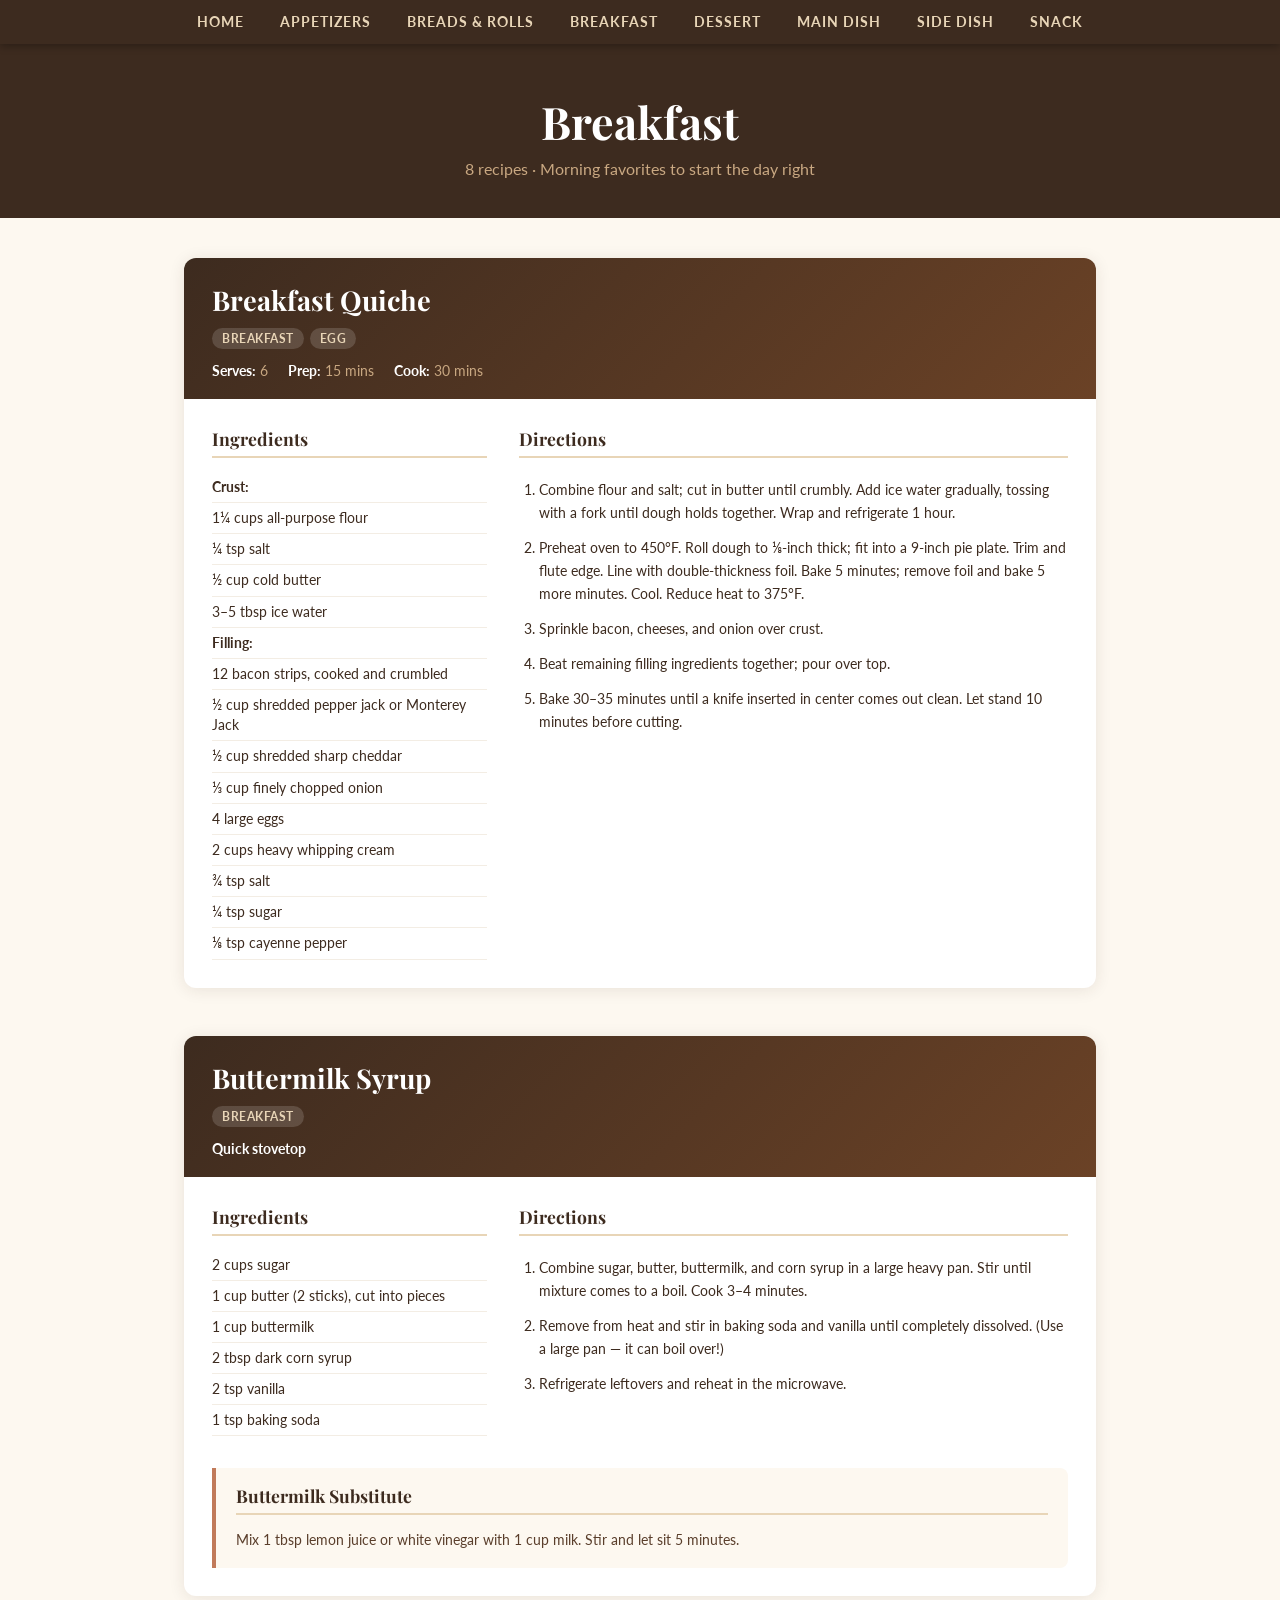
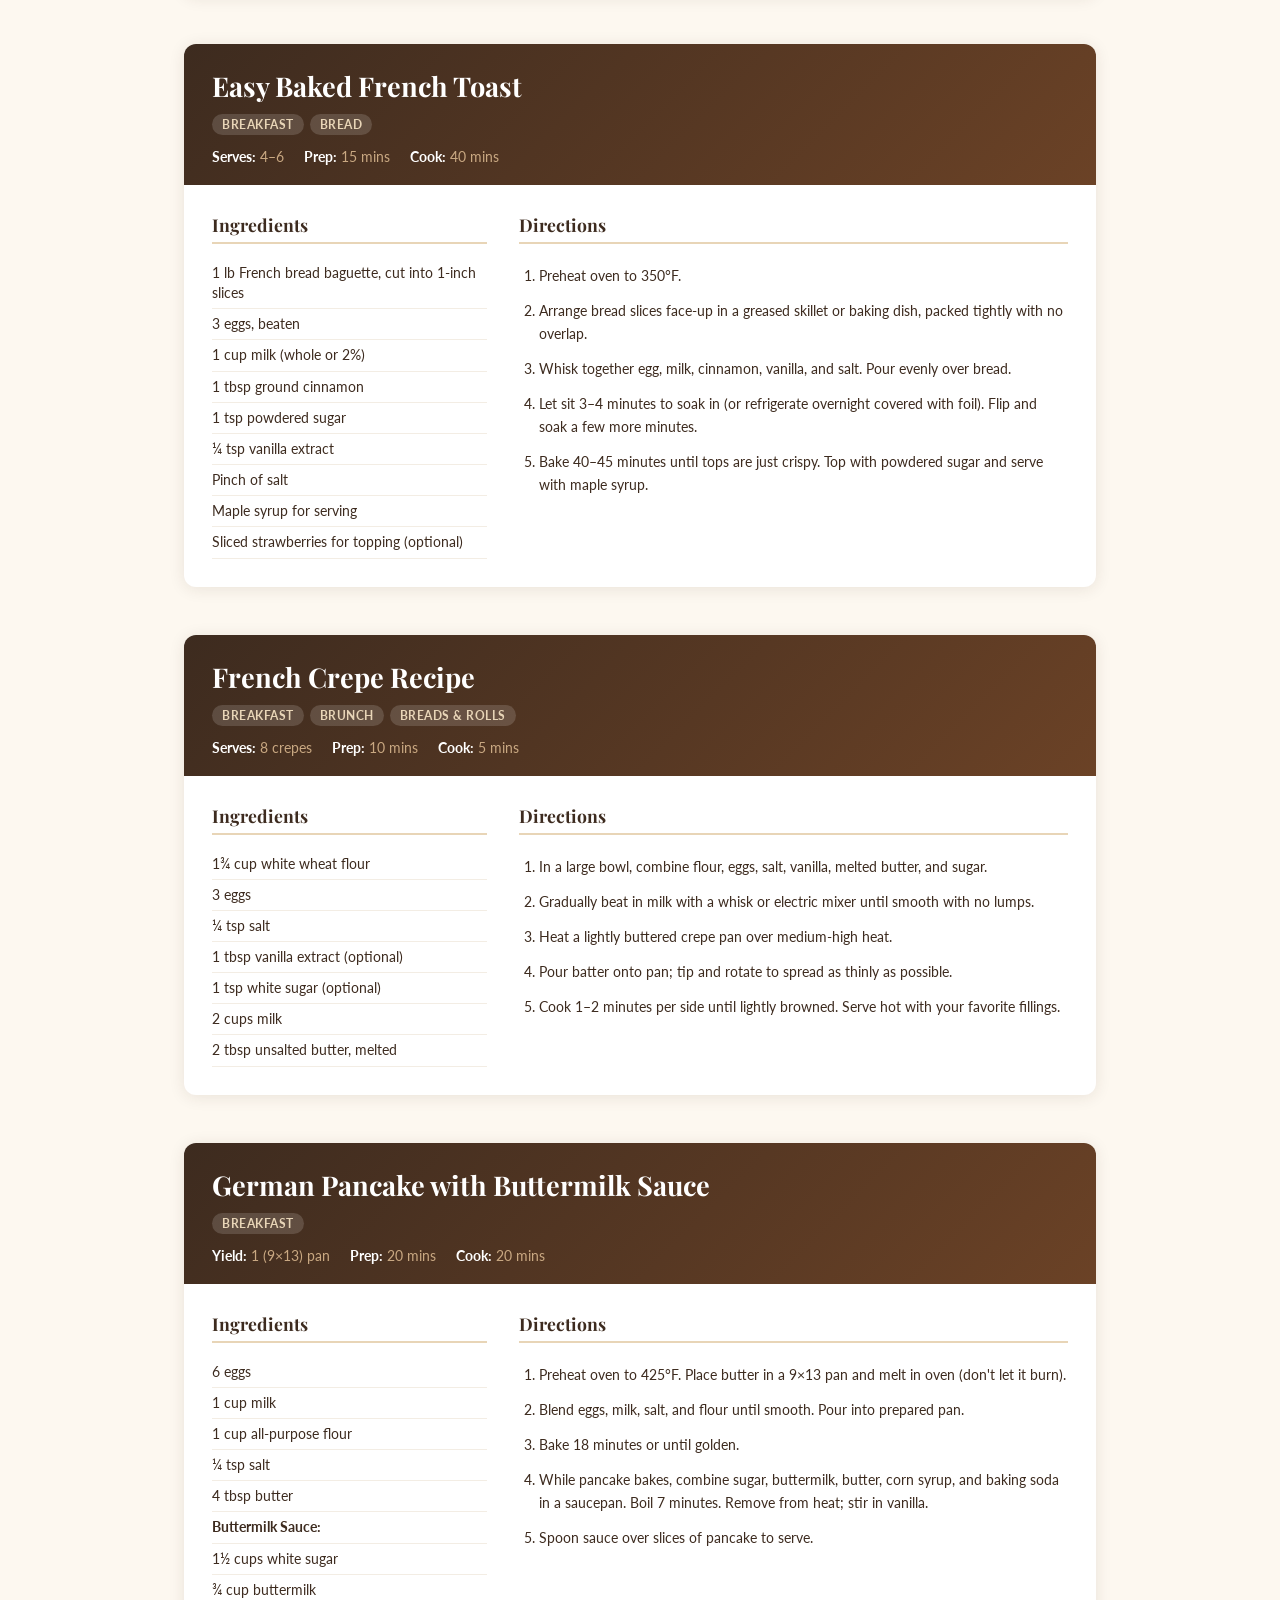
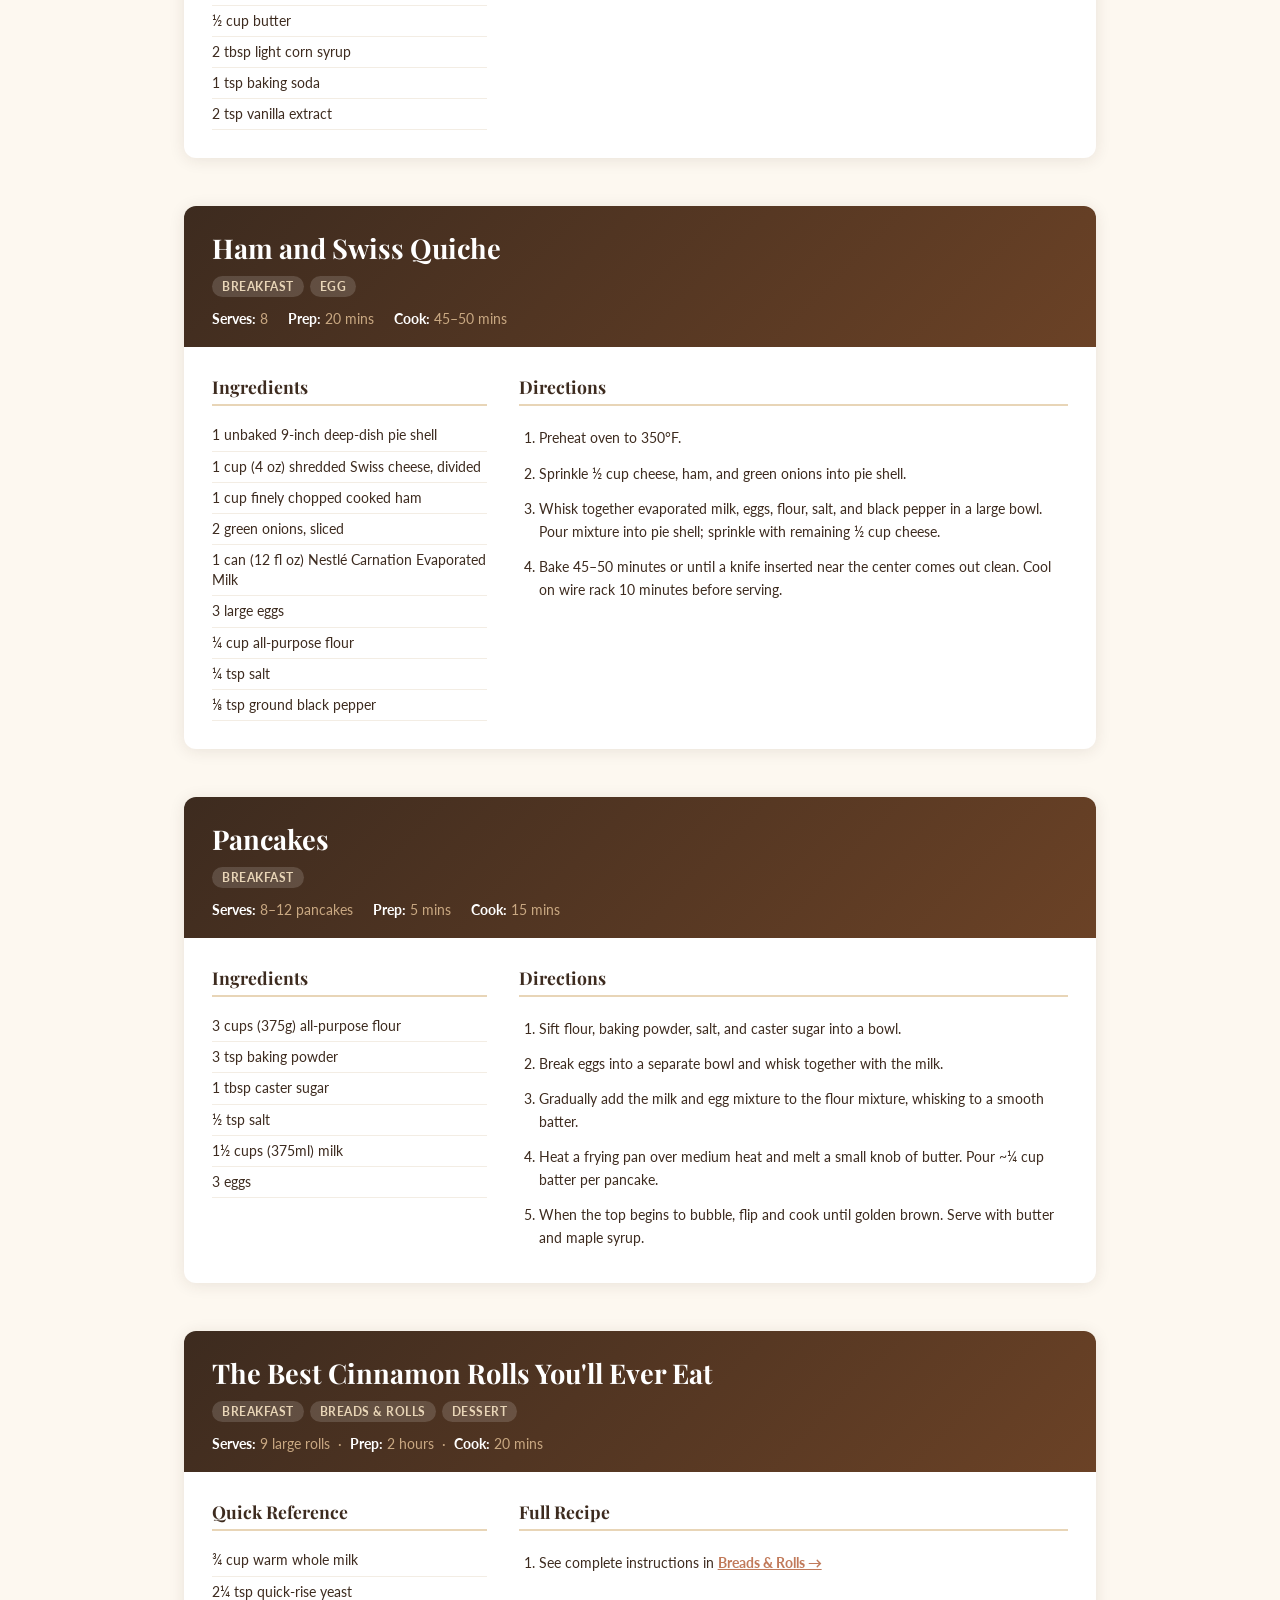
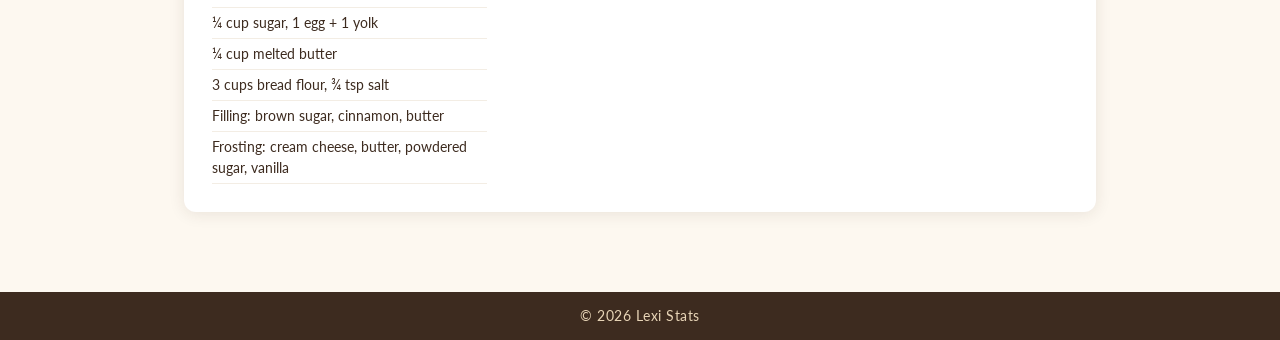
<file: Cookbook/Breakfast.html>
<!DOCTYPE html>
<html lang="en">
<head>
    <meta charset="UTF-8">
    <meta name="viewport" content="width=device-width, initial-scale=1.0">
    <title>Breakfast – Mom's Cookbook</title>
    <link rel="stylesheet" type="text/css" href="../css/myStyles.css">
</head>
<body>

    <nav>
        <a href="../fromScratch.html">Home</a>
        <a href="Appetizers.html">Appetizers</a>
        <a href="BreadsandRolls.html">Breads &amp; Rolls</a>
        <a href="#">Breakfast</a>
        <a href="Dessert.html">Dessert</a>
        <a href="MainDish.html">Main Dish</a>
        <a href="SideDish.html">Side Dish</a>
        <a href="Snack.html">Snack</a>
    </nav>

    <div class="category-header">
        <h1>Breakfast</h1>
        <p>8 recipes · Morning favorites to start the day right</p>
    </div>

    <div class="recipe-list">

        <!-- Breakfast Quiche -->
        <div class="recipe-card">
            <div class="recipe-card-header">
                <h2>Breakfast Quiche</h2>
                <div class="recipe-tags">
                    <span class="tag">Breakfast</span>
                    <span class="tag">Egg</span>
                </div>
                <div class="recipe-meta">
                    <span><strong>Serves:</strong> 6</span>
                    <span><strong>Prep:</strong> 15 mins</span>
                    <span><strong>Cook:</strong> 30 mins</span>
                </div>
            </div>
            <div class="recipe-body">
                <div class="recipe-ingredients">
                    <h3>Ingredients</h3>
                    <ul>
                        <li><strong>Crust:</strong></li>
                        <li>1¼ cups all-purpose flour</li>
                        <li>¼ tsp salt</li>
                        <li>½ cup cold butter</li>
                        <li>3–5 tbsp ice water</li>
                        <li><strong>Filling:</strong></li>
                        <li>12 bacon strips, cooked and crumbled</li>
                        <li>½ cup shredded pepper jack or Monterey Jack</li>
                        <li>½ cup shredded sharp cheddar</li>
                        <li>⅓ cup finely chopped onion</li>
                        <li>4 large eggs</li>
                        <li>2 cups heavy whipping cream</li>
                        <li>¾ tsp salt</li>
                        <li>¼ tsp sugar</li>
                        <li>⅛ tsp cayenne pepper</li>
                    </ul>
                </div>
                <div class="recipe-directions">
                    <h3>Directions</h3>
                    <ol>
                        <li>Combine flour and salt; cut in butter until crumbly. Add ice water gradually, tossing with a fork until dough holds together. Wrap and refrigerate 1 hour.</li>
                        <li>Preheat oven to 450°F. Roll dough to ⅛-inch thick; fit into a 9-inch pie plate. Trim and flute edge. Line with double-thickness foil. Bake 5 minutes; remove foil and bake 5 more minutes. Cool. Reduce heat to 375°F.</li>
                        <li>Sprinkle bacon, cheeses, and onion over crust.</li>
                        <li>Beat remaining filling ingredients together; pour over top.</li>
                        <li>Bake 30–35 minutes until a knife inserted in center comes out clean. Let stand 10 minutes before cutting.</li>
                    </ol>
                </div>
            </div>
        </div>

        <!-- Buttermilk Syrup -->
        <div class="recipe-card">
            <div class="recipe-card-header">
                <h2>Buttermilk Syrup</h2>
                <div class="recipe-tags">
                    <span class="tag">Breakfast</span>
                </div>
                <div class="recipe-meta">
                    <span><strong>Quick stovetop</strong></span>
                </div>
            </div>
            <div class="recipe-body">
                <div class="recipe-ingredients">
                    <h3>Ingredients</h3>
                    <ul>
                        <li>2 cups sugar</li>
                        <li>1 cup butter (2 sticks), cut into pieces</li>
                        <li>1 cup buttermilk</li>
                        <li>2 tbsp dark corn syrup</li>
                        <li>2 tsp vanilla</li>
                        <li>1 tsp baking soda</li>
                    </ul>
                </div>
                <div class="recipe-directions">
                    <h3>Directions</h3>
                    <ol>
                        <li>Combine sugar, butter, buttermilk, and corn syrup in a large heavy pan. Stir until mixture comes to a boil. Cook 3–4 minutes.</li>
                        <li>Remove from heat and stir in baking soda and vanilla until completely dissolved. (Use a large pan — it can boil over!)</li>
                        <li>Refrigerate leftovers and reheat in the microwave.</li>
                    </ol>
                </div>
                <div class="recipe-notes">
                    <h3>Buttermilk Substitute</h3>
                    <p>Mix 1 tbsp lemon juice or white vinegar with 1 cup milk. Stir and let sit 5 minutes.</p>
                </div>
            </div>
        </div>

        <!-- Easy Baked French Toast -->
        <div class="recipe-card">
            <div class="recipe-card-header">
                <h2>Easy Baked French Toast</h2>
                <div class="recipe-tags">
                    <span class="tag">Breakfast</span>
                    <span class="tag">Bread</span>
                </div>
                <div class="recipe-meta">
                    <span><strong>Serves:</strong> 4–6</span>
                    <span><strong>Prep:</strong> 15 mins</span>
                    <span><strong>Cook:</strong> 40 mins</span>
                </div>
            </div>
            <div class="recipe-body">
                <div class="recipe-ingredients">
                    <h3>Ingredients</h3>
                    <ul>
                        <li>1 lb French bread baguette, cut into 1-inch slices</li>
                        <li>3 eggs, beaten</li>
                        <li>1 cup milk (whole or 2%)</li>
                        <li>1 tbsp ground cinnamon</li>
                        <li>1 tsp powdered sugar</li>
                        <li>¼ tsp vanilla extract</li>
                        <li>Pinch of salt</li>
                        <li>Maple syrup for serving</li>
                        <li>Sliced strawberries for topping (optional)</li>
                    </ul>
                </div>
                <div class="recipe-directions">
                    <h3>Directions</h3>
                    <ol>
                        <li>Preheat oven to 350°F.</li>
                        <li>Arrange bread slices face-up in a greased skillet or baking dish, packed tightly with no overlap.</li>
                        <li>Whisk together egg, milk, cinnamon, vanilla, and salt. Pour evenly over bread.</li>
                        <li>Let sit 3–4 minutes to soak in (or refrigerate overnight covered with foil). Flip and soak a few more minutes.</li>
                        <li>Bake 40–45 minutes until tops are just crispy. Top with powdered sugar and serve with maple syrup.</li>
                    </ol>
                </div>
            </div>
        </div>

        <!-- French Crepe -->
        <div class="recipe-card">
            <div class="recipe-card-header">
                <h2>French Crepe Recipe</h2>
                <div class="recipe-tags">
                    <span class="tag">Breakfast</span>
                    <span class="tag">Brunch</span>
                    <span class="tag">Breads &amp; Rolls</span>
                </div>
                <div class="recipe-meta">
                    <span><strong>Serves:</strong> 8 crepes</span>
                    <span><strong>Prep:</strong> 10 mins</span>
                    <span><strong>Cook:</strong> 5 mins</span>
                </div>
            </div>
            <div class="recipe-body">
                <div class="recipe-ingredients">
                    <h3>Ingredients</h3>
                    <ul>
                        <li>1¾ cup white wheat flour</li>
                        <li>3 eggs</li>
                        <li>¼ tsp salt</li>
                        <li>1 tbsp vanilla extract (optional)</li>
                        <li>1 tsp white sugar (optional)</li>
                        <li>2 cups milk</li>
                        <li>2 tbsp unsalted butter, melted</li>
                    </ul>
                </div>
                <div class="recipe-directions">
                    <h3>Directions</h3>
                    <ol>
                        <li>In a large bowl, combine flour, eggs, salt, vanilla, melted butter, and sugar.</li>
                        <li>Gradually beat in milk with a whisk or electric mixer until smooth with no lumps.</li>
                        <li>Heat a lightly buttered crepe pan over medium-high heat.</li>
                        <li>Pour batter onto pan; tip and rotate to spread as thinly as possible.</li>
                        <li>Cook 1–2 minutes per side until lightly browned. Serve hot with your favorite fillings.</li>
                    </ol>
                </div>
            </div>
        </div>

        <!-- German Pancake -->
        <div class="recipe-card">
            <div class="recipe-card-header">
                <h2>German Pancake with Buttermilk Sauce</h2>
                <div class="recipe-tags">
                    <span class="tag">Breakfast</span>
                </div>
                <div class="recipe-meta">
                    <span><strong>Yield:</strong> 1 (9×13) pan</span>
                    <span><strong>Prep:</strong> 20 mins</span>
                    <span><strong>Cook:</strong> 20 mins</span>
                </div>
            </div>
            <div class="recipe-body">
                <div class="recipe-ingredients">
                    <h3>Ingredients</h3>
                    <ul>
                        <li>6 eggs</li>
                        <li>1 cup milk</li>
                        <li>1 cup all-purpose flour</li>
                        <li>¼ tsp salt</li>
                        <li>4 tbsp butter</li>
                        <li><strong>Buttermilk Sauce:</strong></li>
                        <li>1½ cups white sugar</li>
                        <li>¾ cup buttermilk</li>
                        <li>½ cup butter</li>
                        <li>2 tbsp light corn syrup</li>
                        <li>1 tsp baking soda</li>
                        <li>2 tsp vanilla extract</li>
                    </ul>
                </div>
                <div class="recipe-directions">
                    <h3>Directions</h3>
                    <ol>
                        <li>Preheat oven to 425°F. Place butter in a 9×13 pan and melt in oven (don't let it burn).</li>
                        <li>Blend eggs, milk, salt, and flour until smooth. Pour into prepared pan.</li>
                        <li>Bake 18 minutes or until golden.</li>
                        <li>While pancake bakes, combine sugar, buttermilk, butter, corn syrup, and baking soda in a saucepan. Boil 7 minutes. Remove from heat; stir in vanilla.</li>
                        <li>Spoon sauce over slices of pancake to serve.</li>
                    </ol>
                </div>
            </div>
        </div>

        <!-- Ham and Swiss Quiche -->
        <div class="recipe-card">
            <div class="recipe-card-header">
                <h2>Ham and Swiss Quiche</h2>
                <div class="recipe-tags">
                    <span class="tag">Breakfast</span>
                    <span class="tag">Egg</span>
                </div>
                <div class="recipe-meta">
                    <span><strong>Serves:</strong> 8</span>
                    <span><strong>Prep:</strong> 20 mins</span>
                    <span><strong>Cook:</strong> 45–50 mins</span>
                </div>
            </div>
            <div class="recipe-body">
                <div class="recipe-ingredients">
                    <h3>Ingredients</h3>
                    <ul>
                        <li>1 unbaked 9-inch deep-dish pie shell</li>
                        <li>1 cup (4 oz) shredded Swiss cheese, divided</li>
                        <li>1 cup finely chopped cooked ham</li>
                        <li>2 green onions, sliced</li>
                        <li>1 can (12 fl oz) Nestlé Carnation Evaporated Milk</li>
                        <li>3 large eggs</li>
                        <li>¼ cup all-purpose flour</li>
                        <li>¼ tsp salt</li>
                        <li>⅛ tsp ground black pepper</li>
                    </ul>
                </div>
                <div class="recipe-directions">
                    <h3>Directions</h3>
                    <ol>
                        <li>Preheat oven to 350°F.</li>
                        <li>Sprinkle ½ cup cheese, ham, and green onions into pie shell.</li>
                        <li>Whisk together evaporated milk, eggs, flour, salt, and black pepper in a large bowl. Pour mixture into pie shell; sprinkle with remaining ½ cup cheese.</li>
                        <li>Bake 45–50 minutes or until a knife inserted near the center comes out clean. Cool on wire rack 10 minutes before serving.</li>
                    </ol>
                </div>
            </div>
        </div>

        <!-- Pancakes -->
        <div class="recipe-card">
            <div class="recipe-card-header">
                <h2>Pancakes</h2>
                <div class="recipe-tags">
                    <span class="tag">Breakfast</span>
                </div>
                <div class="recipe-meta">
                    <span><strong>Serves:</strong> 8–12 pancakes</span>
                    <span><strong>Prep:</strong> 5 mins</span>
                    <span><strong>Cook:</strong> 15 mins</span>
                </div>
            </div>
            <div class="recipe-body">
                <div class="recipe-ingredients">
                    <h3>Ingredients</h3>
                    <ul>
                        <li>3 cups (375g) all-purpose flour</li>
                        <li>3 tsp baking powder</li>
                        <li>1 tbsp caster sugar</li>
                        <li>½ tsp salt</li>
                        <li>1½ cups (375ml) milk</li>
                        <li>3 eggs</li>
                    </ul>
                </div>
                <div class="recipe-directions">
                    <h3>Directions</h3>
                    <ol>
                        <li>Sift flour, baking powder, salt, and caster sugar into a bowl.</li>
                        <li>Break eggs into a separate bowl and whisk together with the milk.</li>
                        <li>Gradually add the milk and egg mixture to the flour mixture, whisking to a smooth batter.</li>
                        <li>Heat a frying pan over medium heat and melt a small knob of butter. Pour ~¼ cup batter per pancake.</li>
                        <li>When the top begins to bubble, flip and cook until golden brown. Serve with butter and maple syrup.</li>
                    </ol>
                </div>
            </div>
        </div>

        <!-- Cinnamon Rolls cross-link -->
        <div class="recipe-card">
            <div class="recipe-card-header">
                <h2>The Best Cinnamon Rolls You'll Ever Eat</h2>
                <div class="recipe-tags">
                    <span class="tag">Breakfast</span>
                    <span class="tag">Breads &amp; Rolls</span>
                    <span class="tag">Dessert</span>
                </div>
                <div class="recipe-meta">
                    <span><strong>Serves:</strong> 9 large rolls &nbsp;·&nbsp; <strong>Prep:</strong> 2 hours &nbsp;·&nbsp; <strong>Cook:</strong> 20 mins</span>
                </div>
            </div>
            <div class="recipe-body">
                <div class="recipe-ingredients">
                    <h3>Quick Reference</h3>
                    <ul>
                        <li>¾ cup warm whole milk</li>
                        <li>2¼ tsp quick-rise yeast</li>
                        <li>¼ cup sugar, 1 egg + 1 yolk</li>
                        <li>¼ cup melted butter</li>
                        <li>3 cups bread flour, ¾ tsp salt</li>
                        <li>Filling: brown sugar, cinnamon, butter</li>
                        <li>Frosting: cream cheese, butter, powdered sugar, vanilla</li>
                    </ul>
                </div>
                <div class="recipe-directions">
                    <h3>Full Recipe</h3>
                    <ol>
                        <li>See complete instructions in <a href="BreadsandRolls.html" style="color:#C17A5A; font-weight:700;">Breads &amp; Rolls →</a></li>
                    </ol>
                </div>
            </div>
        </div>

    </div>

    <div class="footer">
        &copy; 2026 Lexi Stats
    </div>

</body>
</html>
</file>
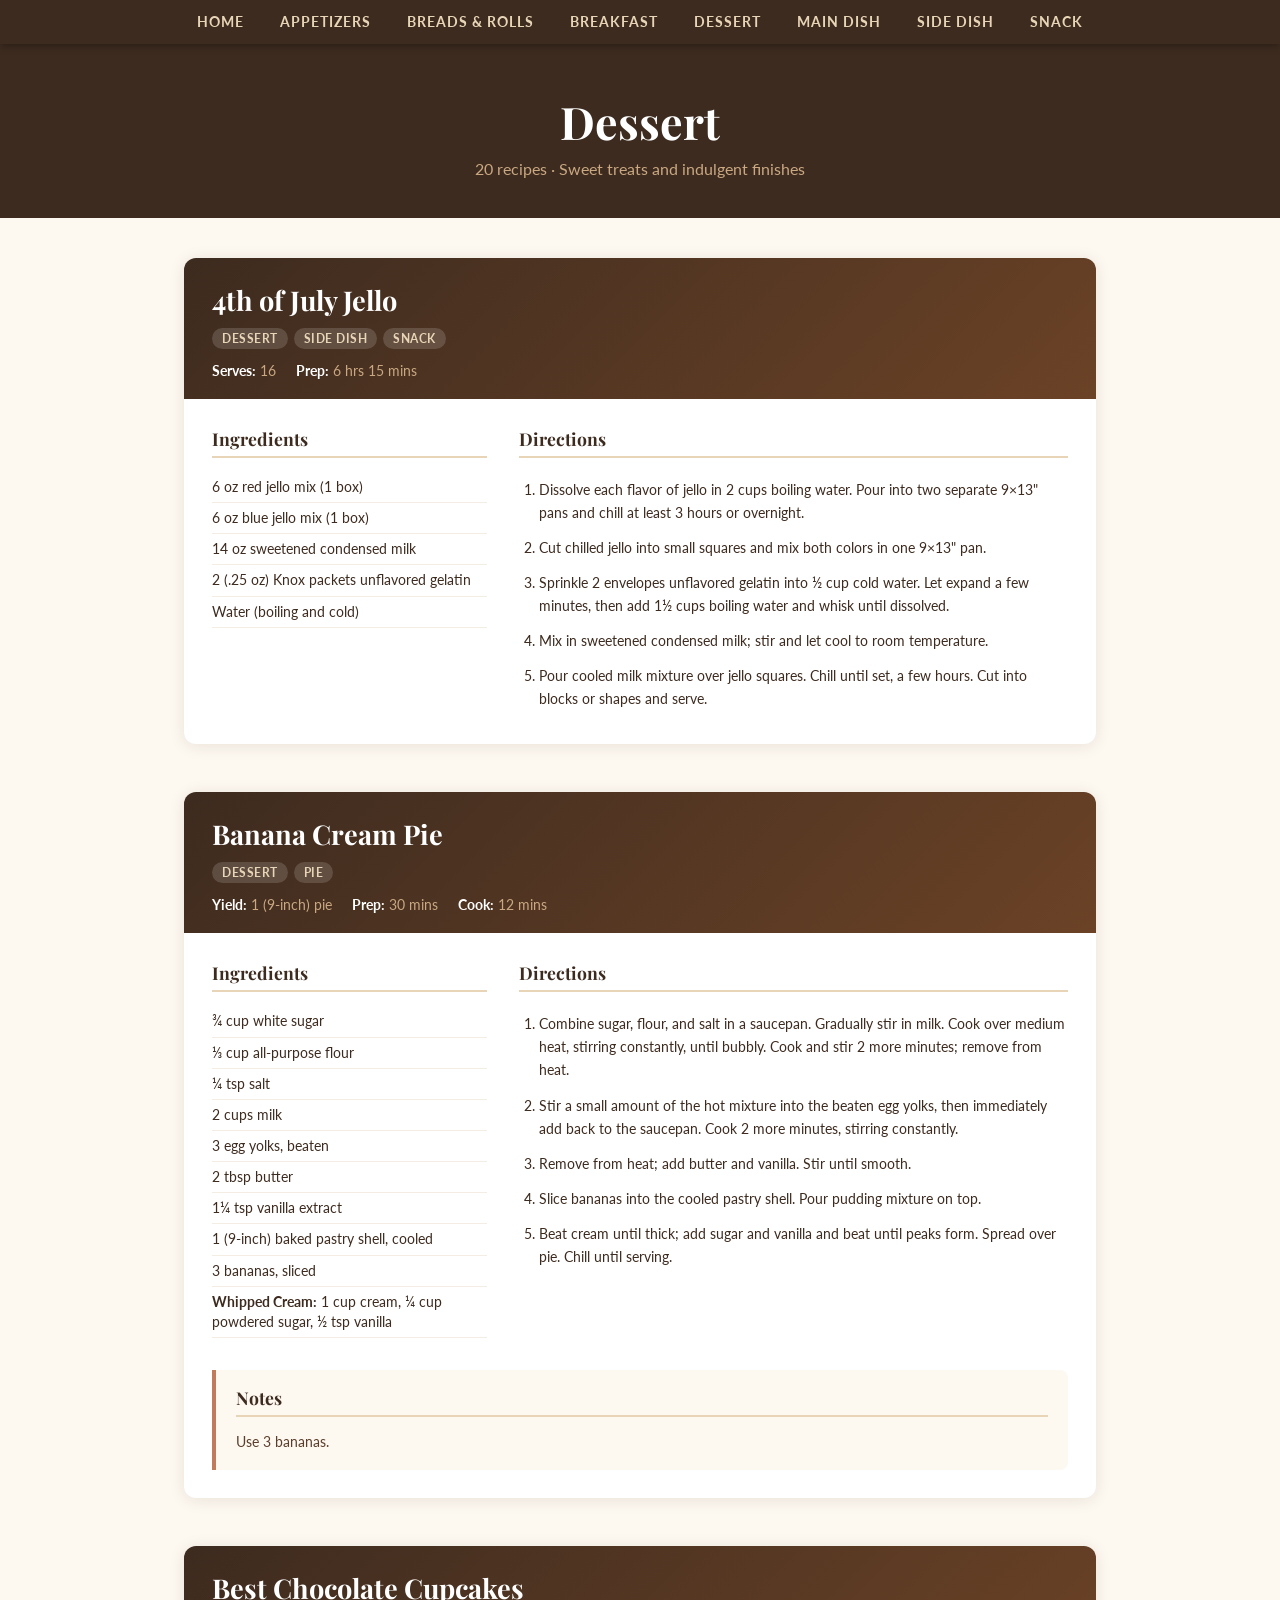
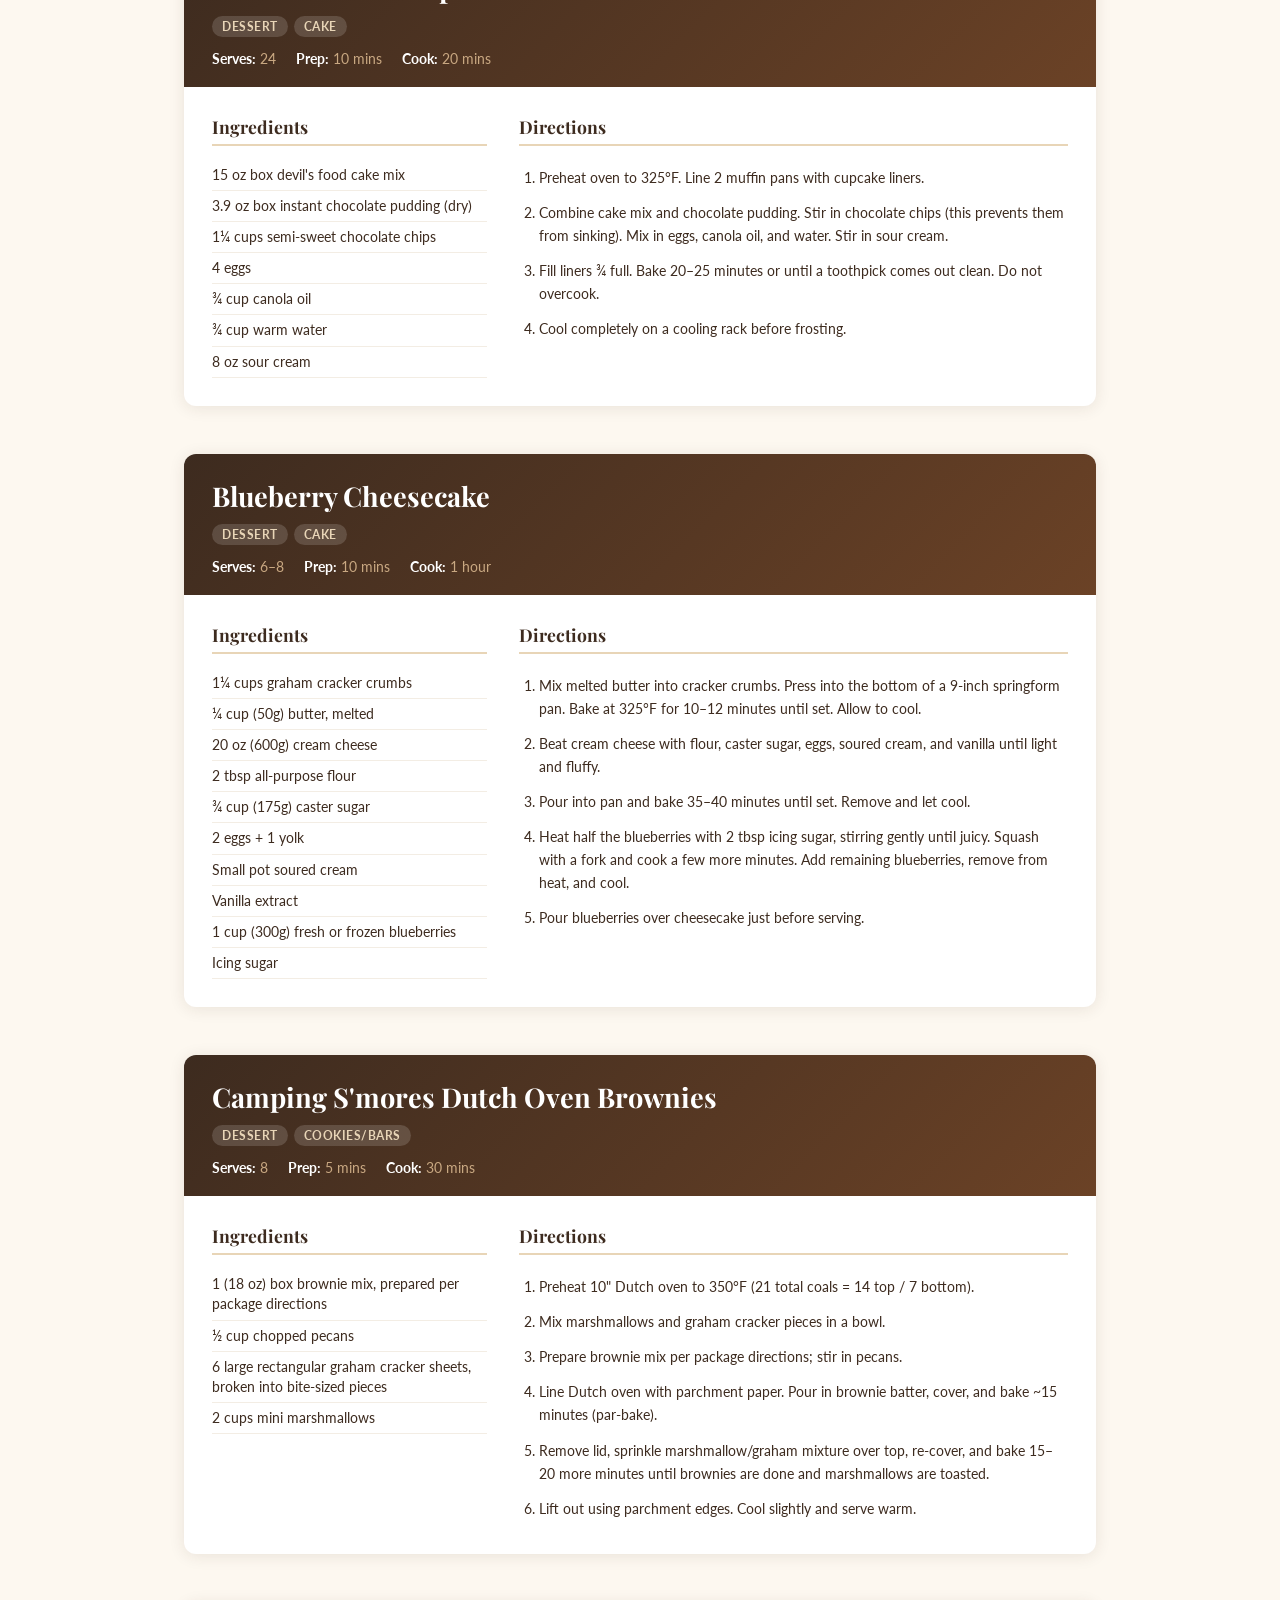
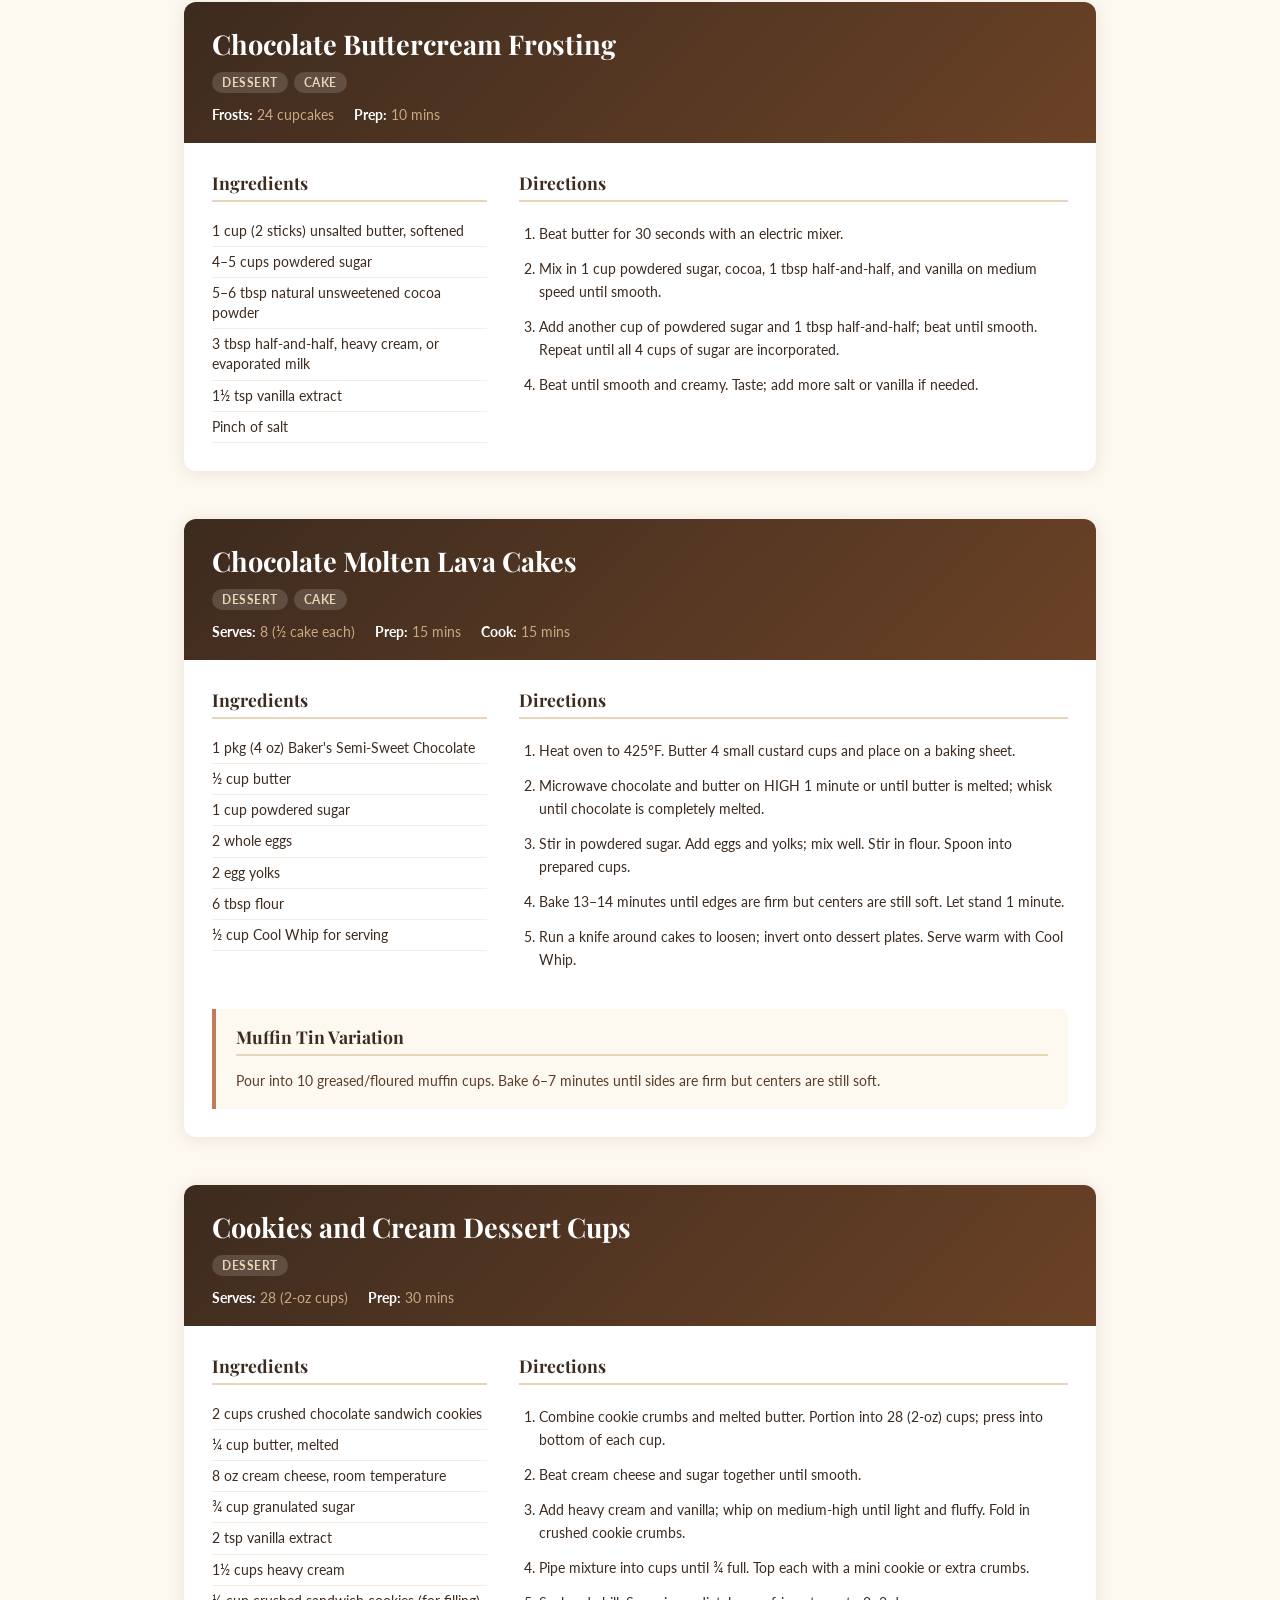
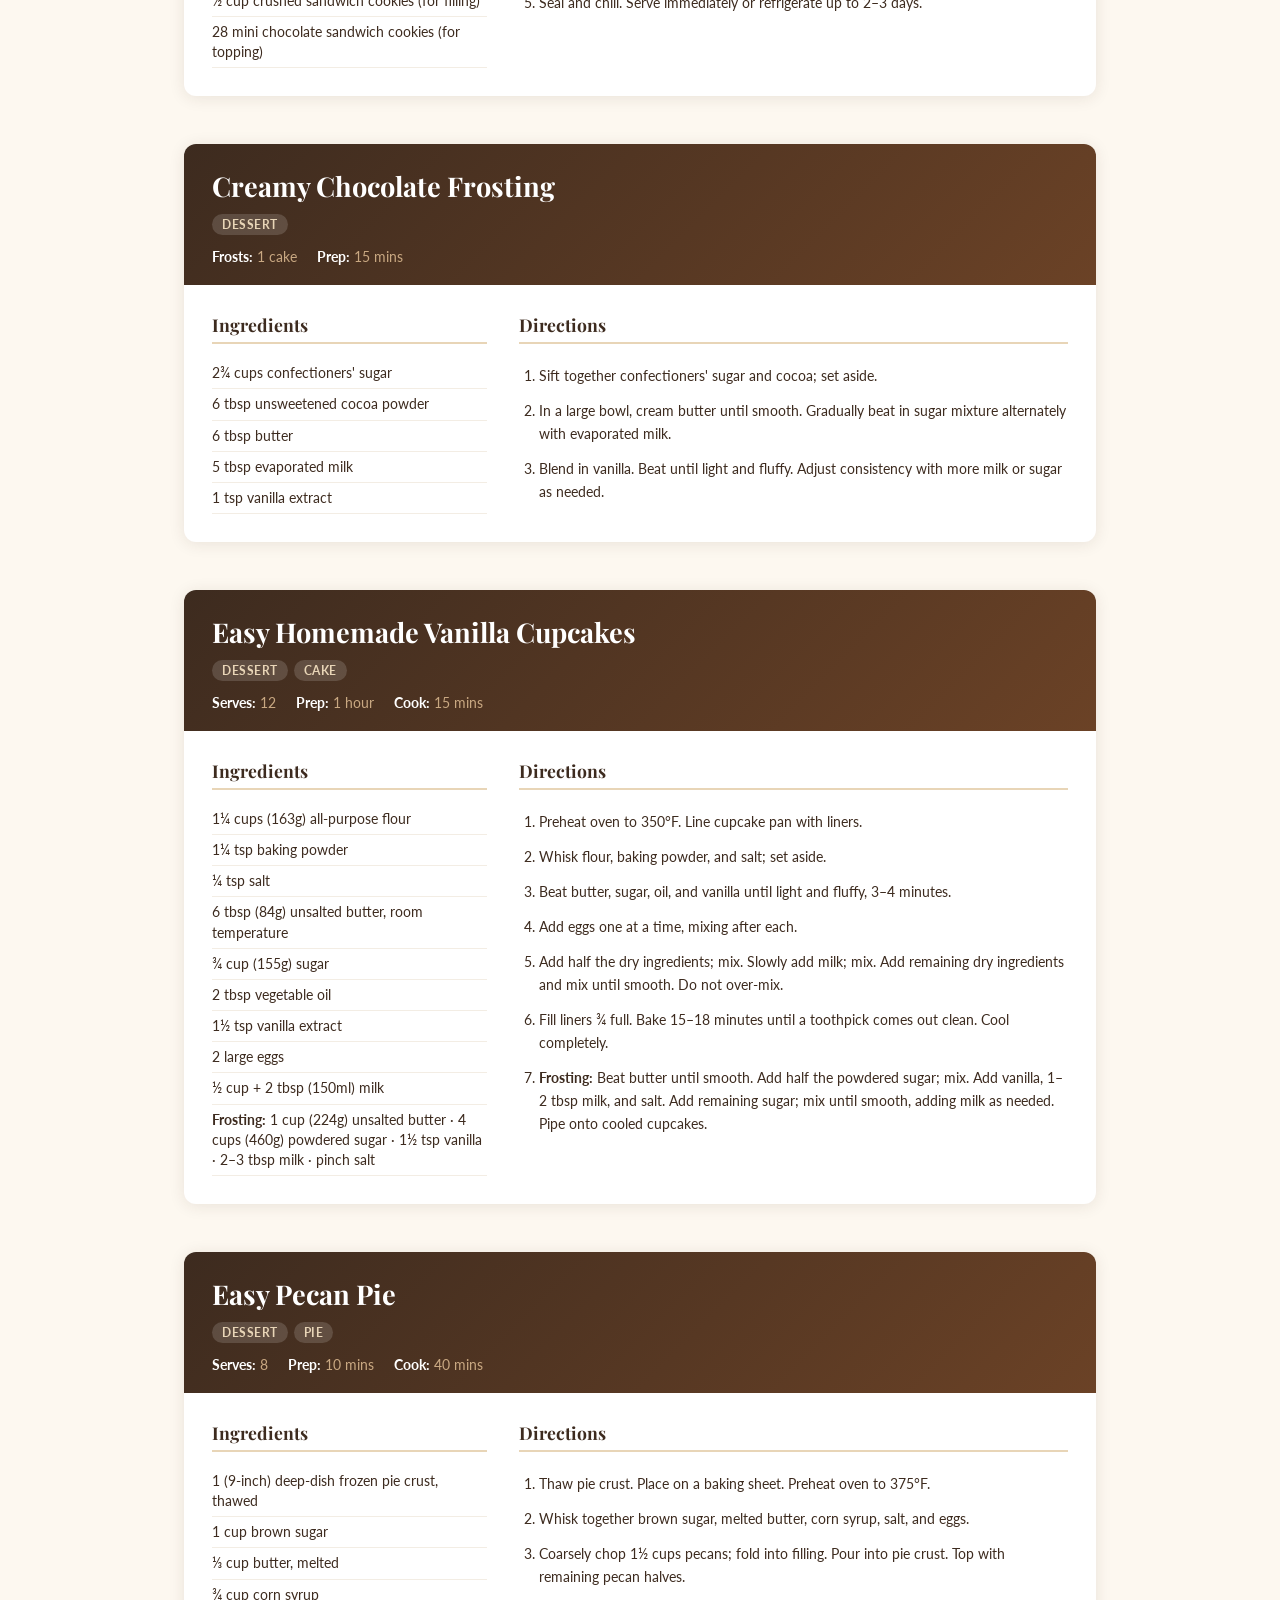
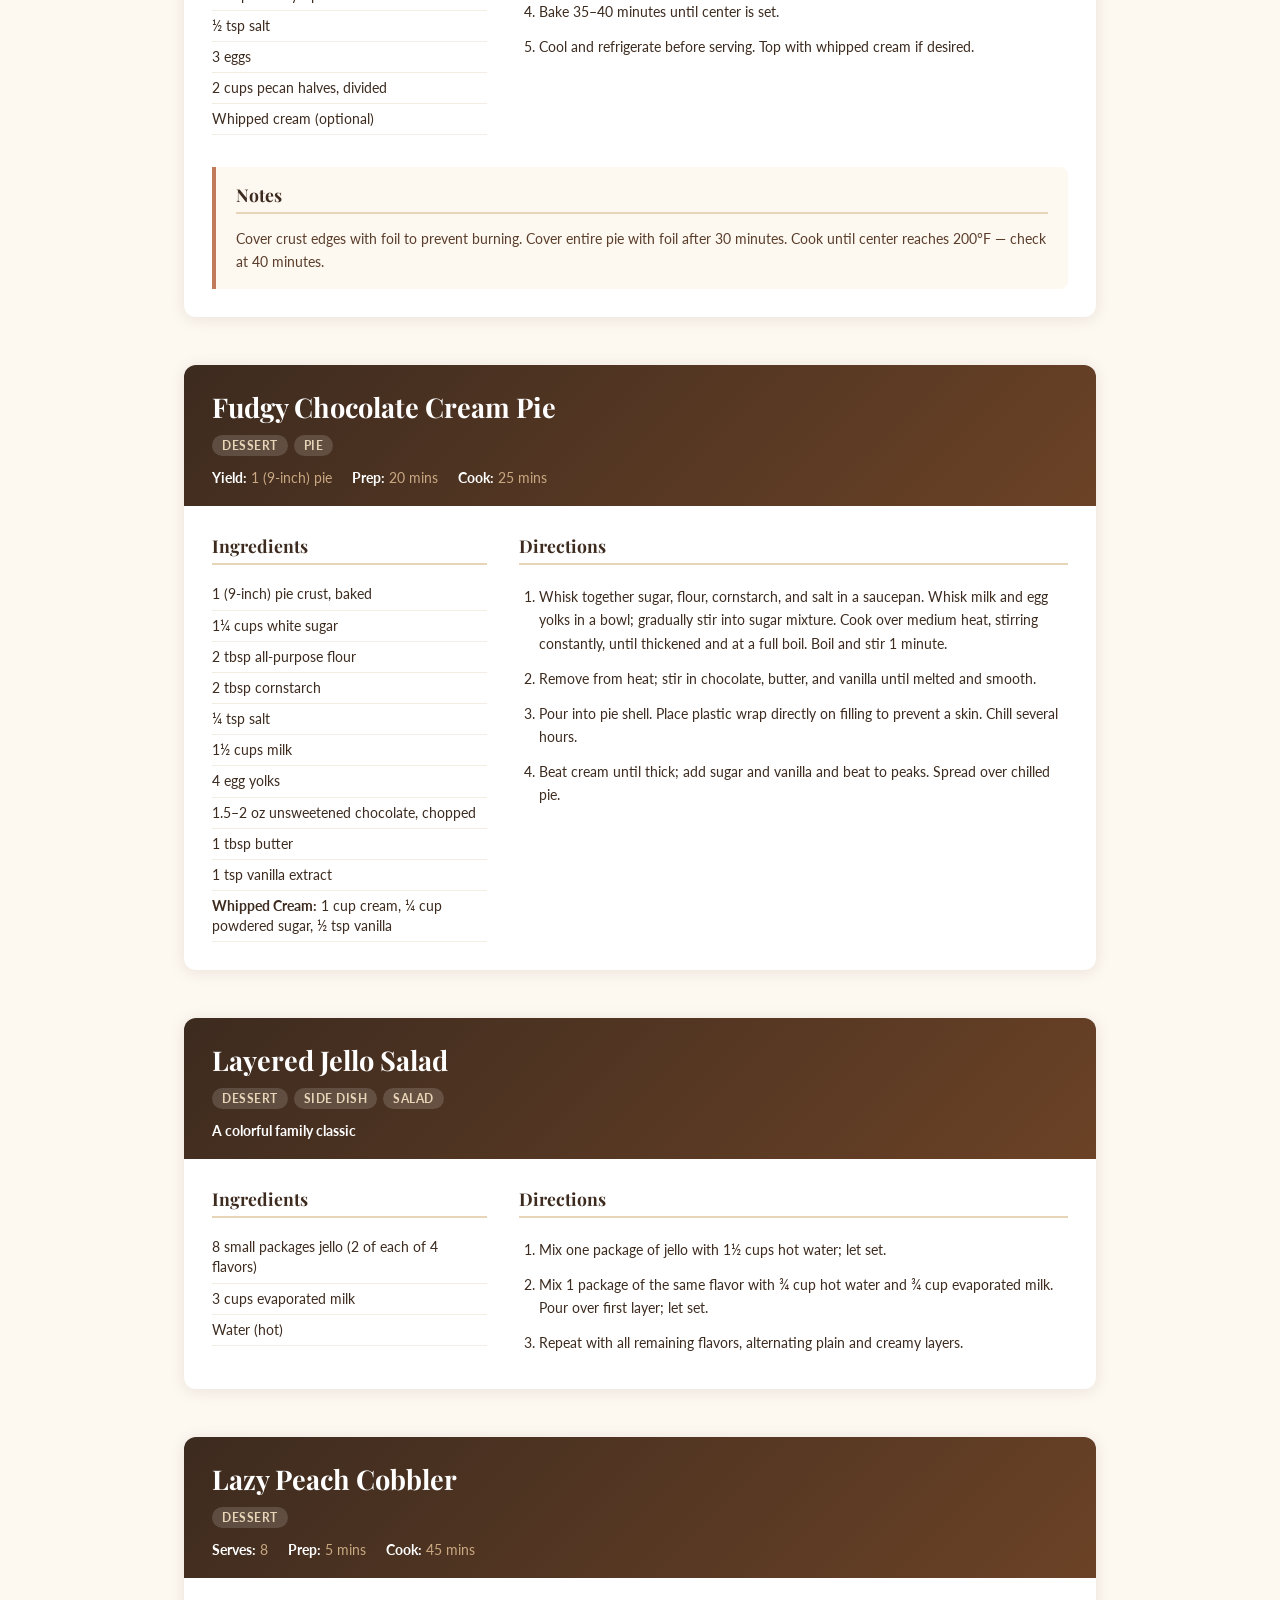
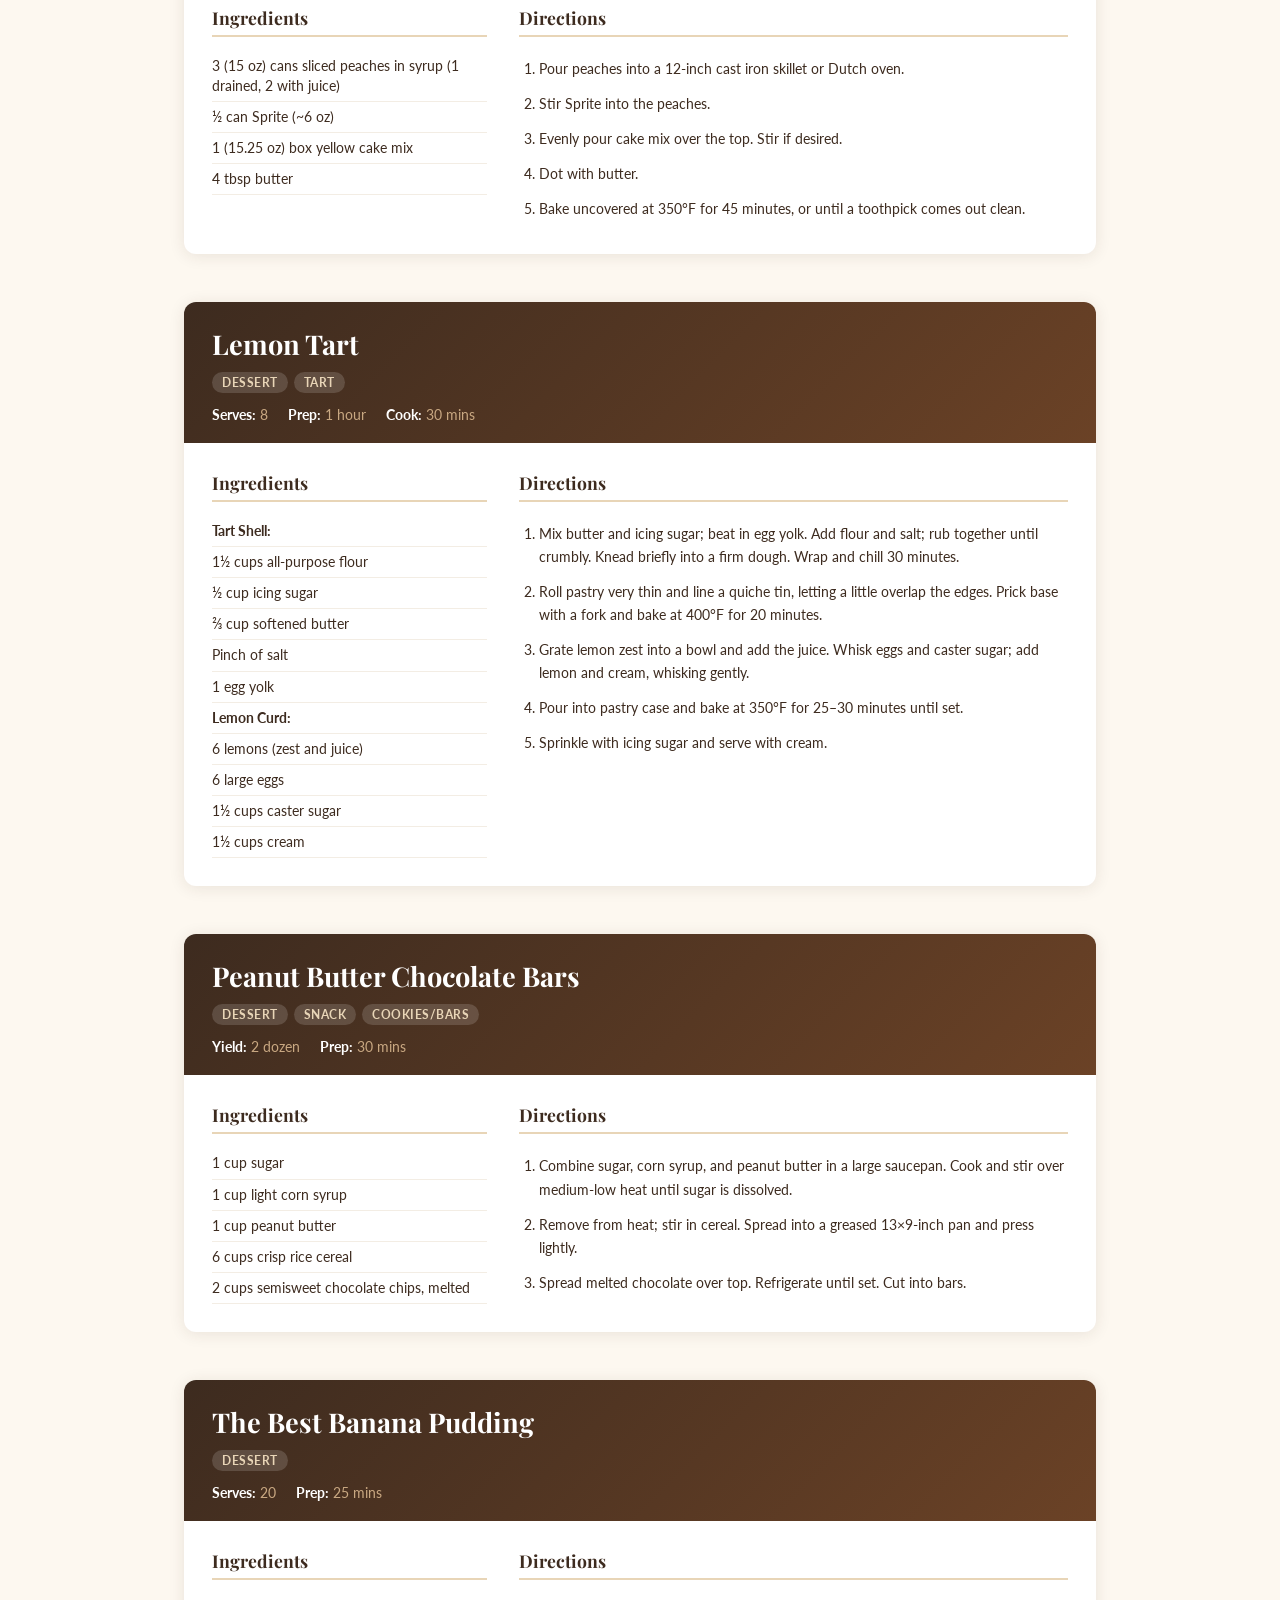
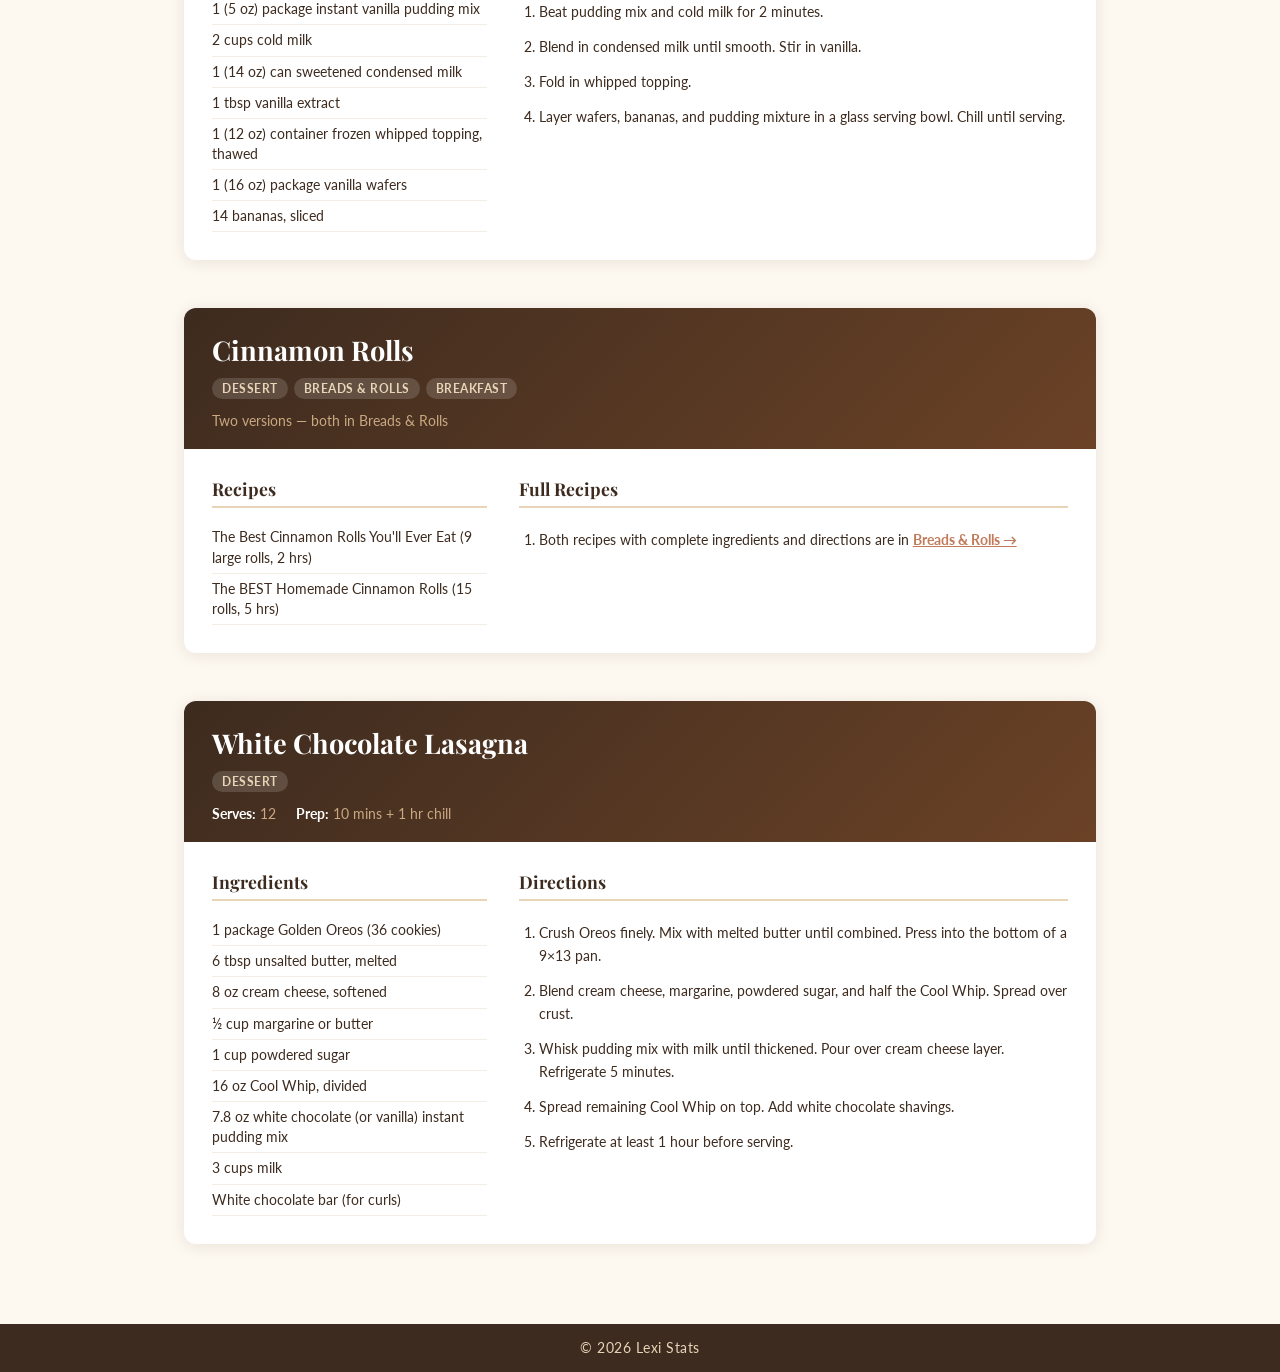
<file: Cookbook/Dessert.html>
<!DOCTYPE html>
<html lang="en">
<head>
    <meta charset="UTF-8">
    <meta name="viewport" content="width=device-width, initial-scale=1.0">
    <title>Dessert – Mom's Cookbook</title>
    <link rel="stylesheet" type="text/css" href="../css/myStyles.css">
</head>
<body>

    <nav>
        <a href="../fromScratch.html">Home</a>
        <a href="Appetizers.html">Appetizers</a>
        <a href="BreadsandRolls.html">Breads &amp; Rolls</a>
        <a href="Breakfast.html">Breakfast</a>
        <a href="#">Dessert</a>
        <a href="MainDish.html">Main Dish</a>
        <a href="SideDish.html">Side Dish</a>
        <a href="Snack.html">Snack</a>
    </nav>

    <div class="category-header">
        <h1>Dessert</h1>
        <p>20 recipes · Sweet treats and indulgent finishes</p>
    </div>

    <div class="recipe-list">

        <!-- 4th of July Jello -->
        <div class="recipe-card">
            <div class="recipe-card-header">
                <h2>4th of July Jello</h2>
                <div class="recipe-tags">
                    <span class="tag">Dessert</span>
                    <span class="tag">Side Dish</span>
                    <span class="tag">Snack</span>
                </div>
                <div class="recipe-meta">
                    <span><strong>Serves:</strong> 16</span>
                    <span><strong>Prep:</strong> 6 hrs 15 mins</span>
                </div>
            </div>
            <div class="recipe-body">
                <div class="recipe-ingredients">
                    <h3>Ingredients</h3>
                    <ul>
                        <li>6 oz red jello mix (1 box)</li>
                        <li>6 oz blue jello mix (1 box)</li>
                        <li>14 oz sweetened condensed milk</li>
                        <li>2 (.25 oz) Knox packets unflavored gelatin</li>
                        <li>Water (boiling and cold)</li>
                    </ul>
                </div>
                <div class="recipe-directions">
                    <h3>Directions</h3>
                    <ol>
                        <li>Dissolve each flavor of jello in 2 cups boiling water. Pour into two separate 9×13" pans and chill at least 3 hours or overnight.</li>
                        <li>Cut chilled jello into small squares and mix both colors in one 9×13" pan.</li>
                        <li>Sprinkle 2 envelopes unflavored gelatin into ½ cup cold water. Let expand a few minutes, then add 1½ cups boiling water and whisk until dissolved.</li>
                        <li>Mix in sweetened condensed milk; stir and let cool to room temperature.</li>
                        <li>Pour cooled milk mixture over jello squares. Chill until set, a few hours. Cut into blocks or shapes and serve.</li>
                    </ol>
                </div>
            </div>
        </div>

        <!-- Banana Cream Pie -->
        <div class="recipe-card">
            <div class="recipe-card-header">
                <h2>Banana Cream Pie</h2>
                <div class="recipe-tags">
                    <span class="tag">Dessert</span>
                    <span class="tag">Pie</span>
                </div>
                <div class="recipe-meta">
                    <span><strong>Yield:</strong> 1 (9-inch) pie</span>
                    <span><strong>Prep:</strong> 30 mins</span>
                    <span><strong>Cook:</strong> 12 mins</span>
                </div>
            </div>
            <div class="recipe-body">
                <div class="recipe-ingredients">
                    <h3>Ingredients</h3>
                    <ul>
                        <li>¾ cup white sugar</li>
                        <li>⅓ cup all-purpose flour</li>
                        <li>¼ tsp salt</li>
                        <li>2 cups milk</li>
                        <li>3 egg yolks, beaten</li>
                        <li>2 tbsp butter</li>
                        <li>1¼ tsp vanilla extract</li>
                        <li>1 (9-inch) baked pastry shell, cooled</li>
                        <li>3 bananas, sliced</li>
                        <li><strong>Whipped Cream:</strong> 1 cup cream, ¼ cup powdered sugar, ½ tsp vanilla</li>
                    </ul>
                </div>
                <div class="recipe-directions">
                    <h3>Directions</h3>
                    <ol>
                        <li>Combine sugar, flour, and salt in a saucepan. Gradually stir in milk. Cook over medium heat, stirring constantly, until bubbly. Cook and stir 2 more minutes; remove from heat.</li>
                        <li>Stir a small amount of the hot mixture into the beaten egg yolks, then immediately add back to the saucepan. Cook 2 more minutes, stirring constantly.</li>
                        <li>Remove from heat; add butter and vanilla. Stir until smooth.</li>
                        <li>Slice bananas into the cooled pastry shell. Pour pudding mixture on top.</li>
                        <li>Beat cream until thick; add sugar and vanilla and beat until peaks form. Spread over pie. Chill until serving.</li>
                    </ol>
                </div>
                <div class="recipe-notes">
                    <h3>Notes</h3>
                    <p>Use 3 bananas.</p>
                </div>
            </div>
        </div>

        <!-- Best Chocolate Cupcakes -->
        <div class="recipe-card">
            <div class="recipe-card-header">
                <h2>Best Chocolate Cupcakes</h2>
                <div class="recipe-tags">
                    <span class="tag">Dessert</span>
                    <span class="tag">Cake</span>
                </div>
                <div class="recipe-meta">
                    <span><strong>Serves:</strong> 24</span>
                    <span><strong>Prep:</strong> 10 mins</span>
                    <span><strong>Cook:</strong> 20 mins</span>
                </div>
            </div>
            <div class="recipe-body">
                <div class="recipe-ingredients">
                    <h3>Ingredients</h3>
                    <ul>
                        <li>15 oz box devil's food cake mix</li>
                        <li>3.9 oz box instant chocolate pudding (dry)</li>
                        <li>1¼ cups semi-sweet chocolate chips</li>
                        <li>4 eggs</li>
                        <li>¾ cup canola oil</li>
                        <li>¾ cup warm water</li>
                        <li>8 oz sour cream</li>
                    </ul>
                </div>
                <div class="recipe-directions">
                    <h3>Directions</h3>
                    <ol>
                        <li>Preheat oven to 325°F. Line 2 muffin pans with cupcake liners.</li>
                        <li>Combine cake mix and chocolate pudding. Stir in chocolate chips (this prevents them from sinking). Mix in eggs, canola oil, and water. Stir in sour cream.</li>
                        <li>Fill liners ¾ full. Bake 20–25 minutes or until a toothpick comes out clean. Do not overcook.</li>
                        <li>Cool completely on a cooling rack before frosting.</li>
                    </ol>
                </div>
            </div>
        </div>

        <!-- Blueberry Cheesecake -->
        <div class="recipe-card">
            <div class="recipe-card-header">
                <h2>Blueberry Cheesecake</h2>
                <div class="recipe-tags">
                    <span class="tag">Dessert</span>
                    <span class="tag">Cake</span>
                </div>
                <div class="recipe-meta">
                    <span><strong>Serves:</strong> 6–8</span>
                    <span><strong>Prep:</strong> 10 mins</span>
                    <span><strong>Cook:</strong> 1 hour</span>
                </div>
            </div>
            <div class="recipe-body">
                <div class="recipe-ingredients">
                    <h3>Ingredients</h3>
                    <ul>
                        <li>1¼ cups graham cracker crumbs</li>
                        <li>¼ cup (50g) butter, melted</li>
                        <li>20 oz (600g) cream cheese</li>
                        <li>2 tbsp all-purpose flour</li>
                        <li>¾ cup (175g) caster sugar</li>
                        <li>2 eggs + 1 yolk</li>
                        <li>Small pot soured cream</li>
                        <li>Vanilla extract</li>
                        <li>1 cup (300g) fresh or frozen blueberries</li>
                        <li>Icing sugar</li>
                    </ul>
                </div>
                <div class="recipe-directions">
                    <h3>Directions</h3>
                    <ol>
                        <li>Mix melted butter into cracker crumbs. Press into the bottom of a 9-inch springform pan. Bake at 325°F for 10–12 minutes until set. Allow to cool.</li>
                        <li>Beat cream cheese with flour, caster sugar, eggs, soured cream, and vanilla until light and fluffy.</li>
                        <li>Pour into pan and bake 35–40 minutes until set. Remove and let cool.</li>
                        <li>Heat half the blueberries with 2 tbsp icing sugar, stirring gently until juicy. Squash with a fork and cook a few more minutes. Add remaining blueberries, remove from heat, and cool.</li>
                        <li>Pour blueberries over cheesecake just before serving.</li>
                    </ol>
                </div>
            </div>
        </div>

        <!-- Camping Smores Dutch Oven Brownies -->
        <div class="recipe-card">
            <div class="recipe-card-header">
                <h2>Camping S'mores Dutch Oven Brownies</h2>
                <div class="recipe-tags">
                    <span class="tag">Dessert</span>
                    <span class="tag">Cookies/Bars</span>
                </div>
                <div class="recipe-meta">
                    <span><strong>Serves:</strong> 8</span>
                    <span><strong>Prep:</strong> 5 mins</span>
                    <span><strong>Cook:</strong> 30 mins</span>
                </div>
            </div>
            <div class="recipe-body">
                <div class="recipe-ingredients">
                    <h3>Ingredients</h3>
                    <ul>
                        <li>1 (18 oz) box brownie mix, prepared per package directions</li>
                        <li>½ cup chopped pecans</li>
                        <li>6 large rectangular graham cracker sheets, broken into bite-sized pieces</li>
                        <li>2 cups mini marshmallows</li>
                    </ul>
                </div>
                <div class="recipe-directions">
                    <h3>Directions</h3>
                    <ol>
                        <li>Preheat 10" Dutch oven to 350°F (21 total coals = 14 top / 7 bottom).</li>
                        <li>Mix marshmallows and graham cracker pieces in a bowl.</li>
                        <li>Prepare brownie mix per package directions; stir in pecans.</li>
                        <li>Line Dutch oven with parchment paper. Pour in brownie batter, cover, and bake ~15 minutes (par-bake).</li>
                        <li>Remove lid, sprinkle marshmallow/graham mixture over top, re-cover, and bake 15–20 more minutes until brownies are done and marshmallows are toasted.</li>
                        <li>Lift out using parchment edges. Cool slightly and serve warm.</li>
                    </ol>
                </div>
            </div>
        </div>

        <!-- Chocolate Buttercream Frosting -->
        <div class="recipe-card">
            <div class="recipe-card-header">
                <h2>Chocolate Buttercream Frosting</h2>
                <div class="recipe-tags">
                    <span class="tag">Dessert</span>
                    <span class="tag">Cake</span>
                </div>
                <div class="recipe-meta">
                    <span><strong>Frosts:</strong> 24 cupcakes</span>
                    <span><strong>Prep:</strong> 10 mins</span>
                </div>
            </div>
            <div class="recipe-body">
                <div class="recipe-ingredients">
                    <h3>Ingredients</h3>
                    <ul>
                        <li>1 cup (2 sticks) unsalted butter, softened</li>
                        <li>4–5 cups powdered sugar</li>
                        <li>5–6 tbsp natural unsweetened cocoa powder</li>
                        <li>3 tbsp half-and-half, heavy cream, or evaporated milk</li>
                        <li>1½ tsp vanilla extract</li>
                        <li>Pinch of salt</li>
                    </ul>
                </div>
                <div class="recipe-directions">
                    <h3>Directions</h3>
                    <ol>
                        <li>Beat butter for 30 seconds with an electric mixer.</li>
                        <li>Mix in 1 cup powdered sugar, cocoa, 1 tbsp half-and-half, and vanilla on medium speed until smooth.</li>
                        <li>Add another cup of powdered sugar and 1 tbsp half-and-half; beat until smooth. Repeat until all 4 cups of sugar are incorporated.</li>
                        <li>Beat until smooth and creamy. Taste; add more salt or vanilla if needed.</li>
                    </ol>
                </div>
            </div>
        </div>

        <!-- Chocolate Molten Lava Cakes -->
        <div class="recipe-card">
            <div class="recipe-card-header">
                <h2>Chocolate Molten Lava Cakes</h2>
                <div class="recipe-tags">
                    <span class="tag">Dessert</span>
                    <span class="tag">Cake</span>
                </div>
                <div class="recipe-meta">
                    <span><strong>Serves:</strong> 8 (½ cake each)</span>
                    <span><strong>Prep:</strong> 15 mins</span>
                    <span><strong>Cook:</strong> 15 mins</span>
                </div>
            </div>
            <div class="recipe-body">
                <div class="recipe-ingredients">
                    <h3>Ingredients</h3>
                    <ul>
                        <li>1 pkg (4 oz) Baker's Semi-Sweet Chocolate</li>
                        <li>½ cup butter</li>
                        <li>1 cup powdered sugar</li>
                        <li>2 whole eggs</li>
                        <li>2 egg yolks</li>
                        <li>6 tbsp flour</li>
                        <li>½ cup Cool Whip for serving</li>
                    </ul>
                </div>
                <div class="recipe-directions">
                    <h3>Directions</h3>
                    <ol>
                        <li>Heat oven to 425°F. Butter 4 small custard cups and place on a baking sheet.</li>
                        <li>Microwave chocolate and butter on HIGH 1 minute or until butter is melted; whisk until chocolate is completely melted.</li>
                        <li>Stir in powdered sugar. Add eggs and yolks; mix well. Stir in flour. Spoon into prepared cups.</li>
                        <li>Bake 13–14 minutes until edges are firm but centers are still soft. Let stand 1 minute.</li>
                        <li>Run a knife around cakes to loosen; invert onto dessert plates. Serve warm with Cool Whip.</li>
                    </ol>
                </div>
                <div class="recipe-notes">
                    <h3>Muffin Tin Variation</h3>
                    <p>Pour into 10 greased/floured muffin cups. Bake 6–7 minutes until sides are firm but centers are still soft.</p>
                </div>
            </div>
        </div>

        <!-- Cookies and Cream Dessert Cups -->
        <div class="recipe-card">
            <div class="recipe-card-header">
                <h2>Cookies and Cream Dessert Cups</h2>
                <div class="recipe-tags">
                    <span class="tag">Dessert</span>
                </div>
                <div class="recipe-meta">
                    <span><strong>Serves:</strong> 28 (2-oz cups)</span>
                    <span><strong>Prep:</strong> 30 mins</span>
                </div>
            </div>
            <div class="recipe-body">
                <div class="recipe-ingredients">
                    <h3>Ingredients</h3>
                    <ul>
                        <li>2 cups crushed chocolate sandwich cookies</li>
                        <li>¼ cup butter, melted</li>
                        <li>8 oz cream cheese, room temperature</li>
                        <li>¾ cup granulated sugar</li>
                        <li>2 tsp vanilla extract</li>
                        <li>1½ cups heavy cream</li>
                        <li>½ cup crushed sandwich cookies (for filling)</li>
                        <li>28 mini chocolate sandwich cookies (for topping)</li>
                    </ul>
                </div>
                <div class="recipe-directions">
                    <h3>Directions</h3>
                    <ol>
                        <li>Combine cookie crumbs and melted butter. Portion into 28 (2-oz) cups; press into bottom of each cup.</li>
                        <li>Beat cream cheese and sugar together until smooth.</li>
                        <li>Add heavy cream and vanilla; whip on medium-high until light and fluffy. Fold in crushed cookie crumbs.</li>
                        <li>Pipe mixture into cups until ¾ full. Top each with a mini cookie or extra crumbs.</li>
                        <li>Seal and chill. Serve immediately or refrigerate up to 2–3 days.</li>
                    </ol>
                </div>
            </div>
        </div>

        <!-- Creamy Chocolate Frosting -->
        <div class="recipe-card">
            <div class="recipe-card-header">
                <h2>Creamy Chocolate Frosting</h2>
                <div class="recipe-tags">
                    <span class="tag">Dessert</span>
                </div>
                <div class="recipe-meta">
                    <span><strong>Frosts:</strong> 1 cake</span>
                    <span><strong>Prep:</strong> 15 mins</span>
                </div>
            </div>
            <div class="recipe-body">
                <div class="recipe-ingredients">
                    <h3>Ingredients</h3>
                    <ul>
                        <li>2¾ cups confectioners' sugar</li>
                        <li>6 tbsp unsweetened cocoa powder</li>
                        <li>6 tbsp butter</li>
                        <li>5 tbsp evaporated milk</li>
                        <li>1 tsp vanilla extract</li>
                    </ul>
                </div>
                <div class="recipe-directions">
                    <h3>Directions</h3>
                    <ol>
                        <li>Sift together confectioners' sugar and cocoa; set aside.</li>
                        <li>In a large bowl, cream butter until smooth. Gradually beat in sugar mixture alternately with evaporated milk.</li>
                        <li>Blend in vanilla. Beat until light and fluffy. Adjust consistency with more milk or sugar as needed.</li>
                    </ol>
                </div>
            </div>
        </div>

        <!-- Easy Homemade Vanilla Cupcakes -->
        <div class="recipe-card">
            <div class="recipe-card-header">
                <h2>Easy Homemade Vanilla Cupcakes</h2>
                <div class="recipe-tags">
                    <span class="tag">Dessert</span>
                    <span class="tag">Cake</span>
                </div>
                <div class="recipe-meta">
                    <span><strong>Serves:</strong> 12</span>
                    <span><strong>Prep:</strong> 1 hour</span>
                    <span><strong>Cook:</strong> 15 mins</span>
                </div>
            </div>
            <div class="recipe-body">
                <div class="recipe-ingredients">
                    <h3>Ingredients</h3>
                    <ul>
                        <li>1¼ cups (163g) all-purpose flour</li>
                        <li>1¼ tsp baking powder</li>
                        <li>¼ tsp salt</li>
                        <li>6 tbsp (84g) unsalted butter, room temperature</li>
                        <li>¾ cup (155g) sugar</li>
                        <li>2 tbsp vegetable oil</li>
                        <li>1½ tsp vanilla extract</li>
                        <li>2 large eggs</li>
                        <li>½ cup + 2 tbsp (150ml) milk</li>
                        <li><strong>Frosting:</strong> 1 cup (224g) unsalted butter · 4 cups (460g) powdered sugar · 1½ tsp vanilla · 2–3 tbsp milk · pinch salt</li>
                    </ul>
                </div>
                <div class="recipe-directions">
                    <h3>Directions</h3>
                    <ol>
                        <li>Preheat oven to 350°F. Line cupcake pan with liners.</li>
                        <li>Whisk flour, baking powder, and salt; set aside.</li>
                        <li>Beat butter, sugar, oil, and vanilla until light and fluffy, 3–4 minutes.</li>
                        <li>Add eggs one at a time, mixing after each.</li>
                        <li>Add half the dry ingredients; mix. Slowly add milk; mix. Add remaining dry ingredients and mix until smooth. Do not over-mix.</li>
                        <li>Fill liners ¾ full. Bake 15–18 minutes until a toothpick comes out clean. Cool completely.</li>
                        <li><strong>Frosting:</strong> Beat butter until smooth. Add half the powdered sugar; mix. Add vanilla, 1–2 tbsp milk, and salt. Add remaining sugar; mix until smooth, adding milk as needed. Pipe onto cooled cupcakes.</li>
                    </ol>
                </div>
            </div>
        </div>

        <!-- Easy Pecan Pie -->
        <div class="recipe-card">
            <div class="recipe-card-header">
                <h2>Easy Pecan Pie</h2>
                <div class="recipe-tags">
                    <span class="tag">Dessert</span>
                    <span class="tag">Pie</span>
                </div>
                <div class="recipe-meta">
                    <span><strong>Serves:</strong> 8</span>
                    <span><strong>Prep:</strong> 10 mins</span>
                    <span><strong>Cook:</strong> 40 mins</span>
                </div>
            </div>
            <div class="recipe-body">
                <div class="recipe-ingredients">
                    <h3>Ingredients</h3>
                    <ul>
                        <li>1 (9-inch) deep-dish frozen pie crust, thawed</li>
                        <li>1 cup brown sugar</li>
                        <li>⅓ cup butter, melted</li>
                        <li>¾ cup corn syrup</li>
                        <li>½ tsp salt</li>
                        <li>3 eggs</li>
                        <li>2 cups pecan halves, divided</li>
                        <li>Whipped cream (optional)</li>
                    </ul>
                </div>
                <div class="recipe-directions">
                    <h3>Directions</h3>
                    <ol>
                        <li>Thaw pie crust. Place on a baking sheet. Preheat oven to 375°F.</li>
                        <li>Whisk together brown sugar, melted butter, corn syrup, salt, and eggs.</li>
                        <li>Coarsely chop 1½ cups pecans; fold into filling. Pour into pie crust. Top with remaining pecan halves.</li>
                        <li>Bake 35–40 minutes until center is set.</li>
                        <li>Cool and refrigerate before serving. Top with whipped cream if desired.</li>
                    </ol>
                </div>
                <div class="recipe-notes">
                    <h3>Notes</h3>
                    <p>Cover crust edges with foil to prevent burning. Cover entire pie with foil after 30 minutes. Cook until center reaches 200°F — check at 40 minutes.</p>
                </div>
            </div>
        </div>

        <!-- Fudgy Chocolate Cream Pie -->
        <div class="recipe-card">
            <div class="recipe-card-header">
                <h2>Fudgy Chocolate Cream Pie</h2>
                <div class="recipe-tags">
                    <span class="tag">Dessert</span>
                    <span class="tag">Pie</span>
                </div>
                <div class="recipe-meta">
                    <span><strong>Yield:</strong> 1 (9-inch) pie</span>
                    <span><strong>Prep:</strong> 20 mins</span>
                    <span><strong>Cook:</strong> 25 mins</span>
                </div>
            </div>
            <div class="recipe-body">
                <div class="recipe-ingredients">
                    <h3>Ingredients</h3>
                    <ul>
                        <li>1 (9-inch) pie crust, baked</li>
                        <li>1¼ cups white sugar</li>
                        <li>2 tbsp all-purpose flour</li>
                        <li>2 tbsp cornstarch</li>
                        <li>¼ tsp salt</li>
                        <li>1½ cups milk</li>
                        <li>4 egg yolks</li>
                        <li>1.5–2 oz unsweetened chocolate, chopped</li>
                        <li>1 tbsp butter</li>
                        <li>1 tsp vanilla extract</li>
                        <li><strong>Whipped Cream:</strong> 1 cup cream, ¼ cup powdered sugar, ½ tsp vanilla</li>
                    </ul>
                </div>
                <div class="recipe-directions">
                    <h3>Directions</h3>
                    <ol>
                        <li>Whisk together sugar, flour, cornstarch, and salt in a saucepan. Whisk milk and egg yolks in a bowl; gradually stir into sugar mixture. Cook over medium heat, stirring constantly, until thickened and at a full boil. Boil and stir 1 minute.</li>
                        <li>Remove from heat; stir in chocolate, butter, and vanilla until melted and smooth.</li>
                        <li>Pour into pie shell. Place plastic wrap directly on filling to prevent a skin. Chill several hours.</li>
                        <li>Beat cream until thick; add sugar and vanilla and beat to peaks. Spread over chilled pie.</li>
                    </ol>
                </div>
            </div>
        </div>

        <!-- Layered Jello Salad -->
        <div class="recipe-card">
            <div class="recipe-card-header">
                <h2>Layered Jello Salad</h2>
                <div class="recipe-tags">
                    <span class="tag">Dessert</span>
                    <span class="tag">Side Dish</span>
                    <span class="tag">Salad</span>
                </div>
                <div class="recipe-meta">
                    <span><strong>A colorful family classic</strong></span>
                </div>
            </div>
            <div class="recipe-body">
                <div class="recipe-ingredients">
                    <h3>Ingredients</h3>
                    <ul>
                        <li>8 small packages jello (2 of each of 4 flavors)</li>
                        <li>3 cups evaporated milk</li>
                        <li>Water (hot)</li>
                    </ul>
                </div>
                <div class="recipe-directions">
                    <h3>Directions</h3>
                    <ol>
                        <li>Mix one package of jello with 1½ cups hot water; let set.</li>
                        <li>Mix 1 package of the same flavor with ¾ cup hot water and ¾ cup evaporated milk. Pour over first layer; let set.</li>
                        <li>Repeat with all remaining flavors, alternating plain and creamy layers.</li>
                    </ol>
                </div>
            </div>
        </div>

        <!-- Lazy Peach Cobbler -->
        <div class="recipe-card">
            <div class="recipe-card-header">
                <h2>Lazy Peach Cobbler</h2>
                <div class="recipe-tags">
                    <span class="tag">Dessert</span>
                </div>
                <div class="recipe-meta">
                    <span><strong>Serves:</strong> 8</span>
                    <span><strong>Prep:</strong> 5 mins</span>
                    <span><strong>Cook:</strong> 45 mins</span>
                </div>
            </div>
            <div class="recipe-body">
                <div class="recipe-ingredients">
                    <h3>Ingredients</h3>
                    <ul>
                        <li>3 (15 oz) cans sliced peaches in syrup (1 drained, 2 with juice)</li>
                        <li>½ can Sprite (~6 oz)</li>
                        <li>1 (15.25 oz) box yellow cake mix</li>
                        <li>4 tbsp butter</li>
                    </ul>
                </div>
                <div class="recipe-directions">
                    <h3>Directions</h3>
                    <ol>
                        <li>Pour peaches into a 12-inch cast iron skillet or Dutch oven.</li>
                        <li>Stir Sprite into the peaches.</li>
                        <li>Evenly pour cake mix over the top. Stir if desired.</li>
                        <li>Dot with butter.</li>
                        <li>Bake uncovered at 350°F for 45 minutes, or until a toothpick comes out clean.</li>
                    </ol>
                </div>
            </div>
        </div>

        <!-- Lemon Tart -->
        <div class="recipe-card">
            <div class="recipe-card-header">
                <h2>Lemon Tart</h2>
                <div class="recipe-tags">
                    <span class="tag">Dessert</span>
                    <span class="tag">Tart</span>
                </div>
                <div class="recipe-meta">
                    <span><strong>Serves:</strong> 8</span>
                    <span><strong>Prep:</strong> 1 hour</span>
                    <span><strong>Cook:</strong> 30 mins</span>
                </div>
            </div>
            <div class="recipe-body">
                <div class="recipe-ingredients">
                    <h3>Ingredients</h3>
                    <ul>
                        <li><strong>Tart Shell:</strong></li>
                        <li>1½ cups all-purpose flour</li>
                        <li>½ cup icing sugar</li>
                        <li>⅔ cup softened butter</li>
                        <li>Pinch of salt</li>
                        <li>1 egg yolk</li>
                        <li><strong>Lemon Curd:</strong></li>
                        <li>6 lemons (zest and juice)</li>
                        <li>6 large eggs</li>
                        <li>1½ cups caster sugar</li>
                        <li>1½ cups cream</li>
                    </ul>
                </div>
                <div class="recipe-directions">
                    <h3>Directions</h3>
                    <ol>
                        <li>Mix butter and icing sugar; beat in egg yolk. Add flour and salt; rub together until crumbly. Knead briefly into a firm dough. Wrap and chill 30 minutes.</li>
                        <li>Roll pastry very thin and line a quiche tin, letting a little overlap the edges. Prick base with a fork and bake at 400°F for 20 minutes.</li>
                        <li>Grate lemon zest into a bowl and add the juice. Whisk eggs and caster sugar; add lemon and cream, whisking gently.</li>
                        <li>Pour into pastry case and bake at 350°F for 25–30 minutes until set.</li>
                        <li>Sprinkle with icing sugar and serve with cream.</li>
                    </ol>
                </div>
            </div>
        </div>

        <!-- Peanut Butter Chocolate Bars -->
        <div class="recipe-card">
            <div class="recipe-card-header">
                <h2>Peanut Butter Chocolate Bars</h2>
                <div class="recipe-tags">
                    <span class="tag">Dessert</span>
                    <span class="tag">Snack</span>
                    <span class="tag">Cookies/Bars</span>
                </div>
                <div class="recipe-meta">
                    <span><strong>Yield:</strong> 2 dozen</span>
                    <span><strong>Prep:</strong> 30 mins</span>
                </div>
            </div>
            <div class="recipe-body">
                <div class="recipe-ingredients">
                    <h3>Ingredients</h3>
                    <ul>
                        <li>1 cup sugar</li>
                        <li>1 cup light corn syrup</li>
                        <li>1 cup peanut butter</li>
                        <li>6 cups crisp rice cereal</li>
                        <li>2 cups semisweet chocolate chips, melted</li>
                    </ul>
                </div>
                <div class="recipe-directions">
                    <h3>Directions</h3>
                    <ol>
                        <li>Combine sugar, corn syrup, and peanut butter in a large saucepan. Cook and stir over medium-low heat until sugar is dissolved.</li>
                        <li>Remove from heat; stir in cereal. Spread into a greased 13×9-inch pan and press lightly.</li>
                        <li>Spread melted chocolate over top. Refrigerate until set. Cut into bars.</li>
                    </ol>
                </div>
            </div>
        </div>

        <!-- The Best Banana Pudding -->
        <div class="recipe-card">
            <div class="recipe-card-header">
                <h2>The Best Banana Pudding</h2>
                <div class="recipe-tags">
                    <span class="tag">Dessert</span>
                </div>
                <div class="recipe-meta">
                    <span><strong>Serves:</strong> 20</span>
                    <span><strong>Prep:</strong> 25 mins</span>
                </div>
            </div>
            <div class="recipe-body">
                <div class="recipe-ingredients">
                    <h3>Ingredients</h3>
                    <ul>
                        <li>1 (5 oz) package instant vanilla pudding mix</li>
                        <li>2 cups cold milk</li>
                        <li>1 (14 oz) can sweetened condensed milk</li>
                        <li>1 tbsp vanilla extract</li>
                        <li>1 (12 oz) container frozen whipped topping, thawed</li>
                        <li>1 (16 oz) package vanilla wafers</li>
                        <li>14 bananas, sliced</li>
                    </ul>
                </div>
                <div class="recipe-directions">
                    <h3>Directions</h3>
                    <ol>
                        <li>Beat pudding mix and cold milk for 2 minutes.</li>
                        <li>Blend in condensed milk until smooth. Stir in vanilla.</li>
                        <li>Fold in whipped topping.</li>
                        <li>Layer wafers, bananas, and pudding mixture in a glass serving bowl. Chill until serving.</li>
                    </ol>
                </div>
            </div>
        </div>

        <!-- Cinnamon Rolls cross-links -->
        <div class="recipe-card">
            <div class="recipe-card-header">
                <h2>Cinnamon Rolls</h2>
                <div class="recipe-tags">
                    <span class="tag">Dessert</span>
                    <span class="tag">Breads &amp; Rolls</span>
                    <span class="tag">Breakfast</span>
                </div>
                <div class="recipe-meta">
                    <span>Two versions — both in Breads &amp; Rolls</span>
                </div>
            </div>
            <div class="recipe-body">
                <div class="recipe-ingredients">
                    <h3>Recipes</h3>
                    <ul>
                        <li>The Best Cinnamon Rolls You'll Ever Eat (9 large rolls, 2 hrs)</li>
                        <li>The BEST Homemade Cinnamon Rolls (15 rolls, 5 hrs)</li>
                    </ul>
                </div>
                <div class="recipe-directions">
                    <h3>Full Recipes</h3>
                    <ol>
                        <li>Both recipes with complete ingredients and directions are in <a href="BreadsandRolls.html" style="color:#C17A5A;font-weight:700;">Breads &amp; Rolls →</a></li>
                    </ol>
                </div>
            </div>
        </div>

        <!-- White Chocolate Lasagna -->
        <div class="recipe-card">
            <div class="recipe-card-header">
                <h2>White Chocolate Lasagna</h2>
                <div class="recipe-tags">
                    <span class="tag">Dessert</span>
                </div>
                <div class="recipe-meta">
                    <span><strong>Serves:</strong> 12</span>
                    <span><strong>Prep:</strong> 10 mins + 1 hr chill</span>
                </div>
            </div>
            <div class="recipe-body">
                <div class="recipe-ingredients">
                    <h3>Ingredients</h3>
                    <ul>
                        <li>1 package Golden Oreos (36 cookies)</li>
                        <li>6 tbsp unsalted butter, melted</li>
                        <li>8 oz cream cheese, softened</li>
                        <li>½ cup margarine or butter</li>
                        <li>1 cup powdered sugar</li>
                        <li>16 oz Cool Whip, divided</li>
                        <li>7.8 oz white chocolate (or vanilla) instant pudding mix</li>
                        <li>3 cups milk</li>
                        <li>White chocolate bar (for curls)</li>
                    </ul>
                </div>
                <div class="recipe-directions">
                    <h3>Directions</h3>
                    <ol>
                        <li>Crush Oreos finely. Mix with melted butter until combined. Press into the bottom of a 9×13 pan.</li>
                        <li>Blend cream cheese, margarine, powdered sugar, and half the Cool Whip. Spread over crust.</li>
                        <li>Whisk pudding mix with milk until thickened. Pour over cream cheese layer. Refrigerate 5 minutes.</li>
                        <li>Spread remaining Cool Whip on top. Add white chocolate shavings.</li>
                        <li>Refrigerate at least 1 hour before serving.</li>
                    </ol>
                </div>
            </div>
        </div>

    </div>

    <div class="footer">
        &copy; 2026 Lexi Stats
    </div>

</body>
</html>
</file>
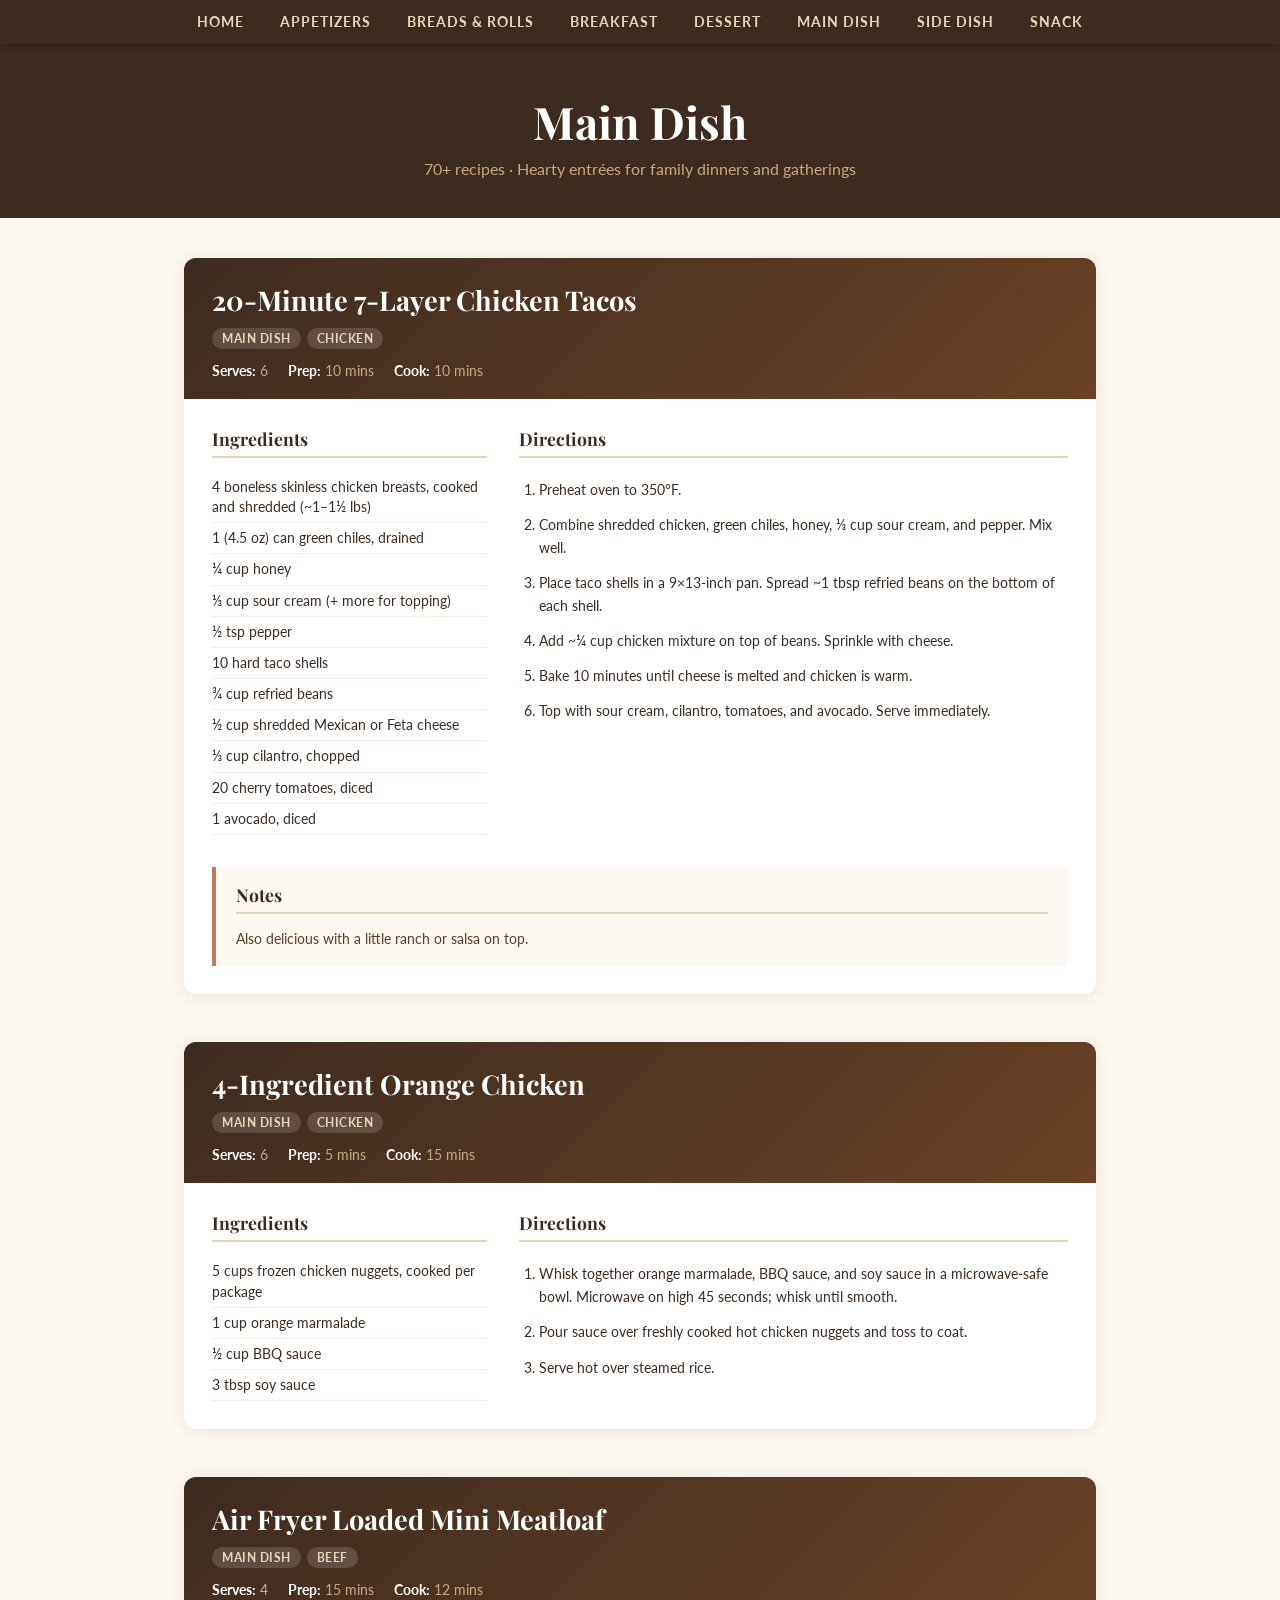
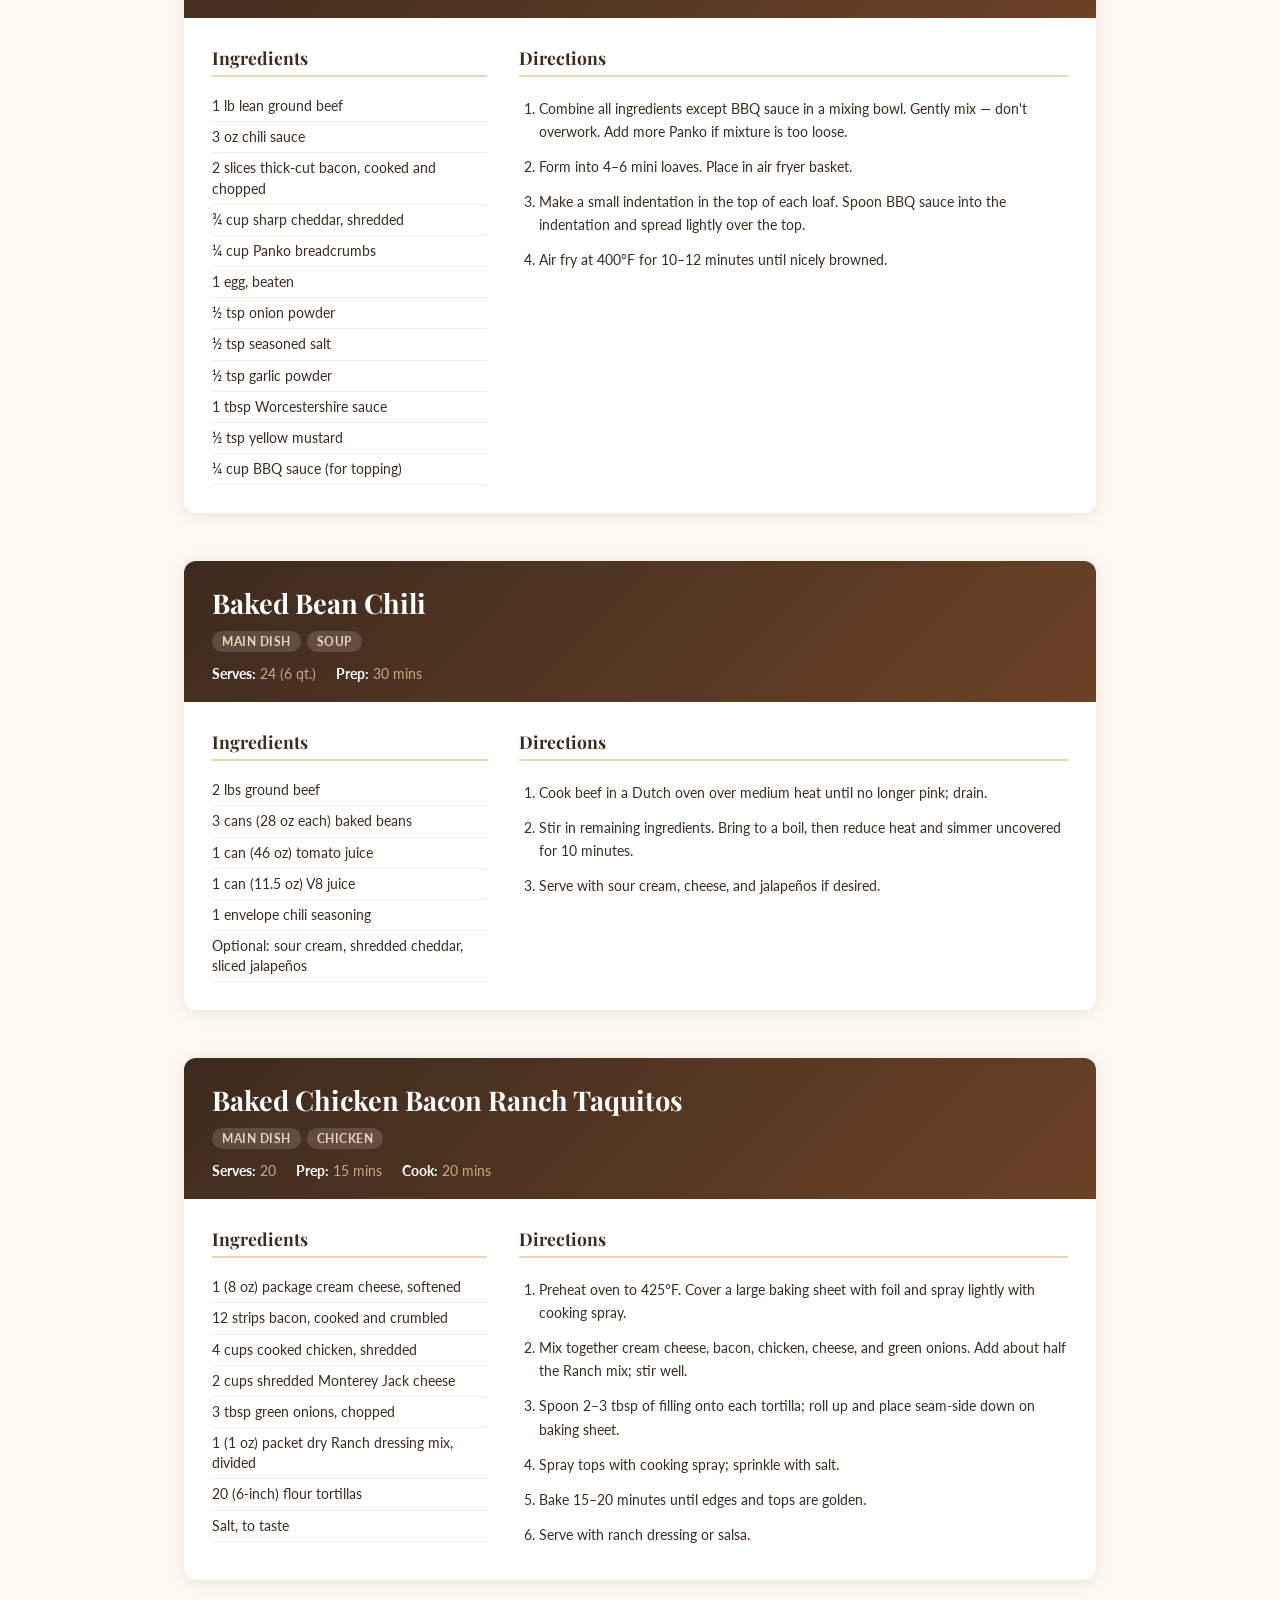
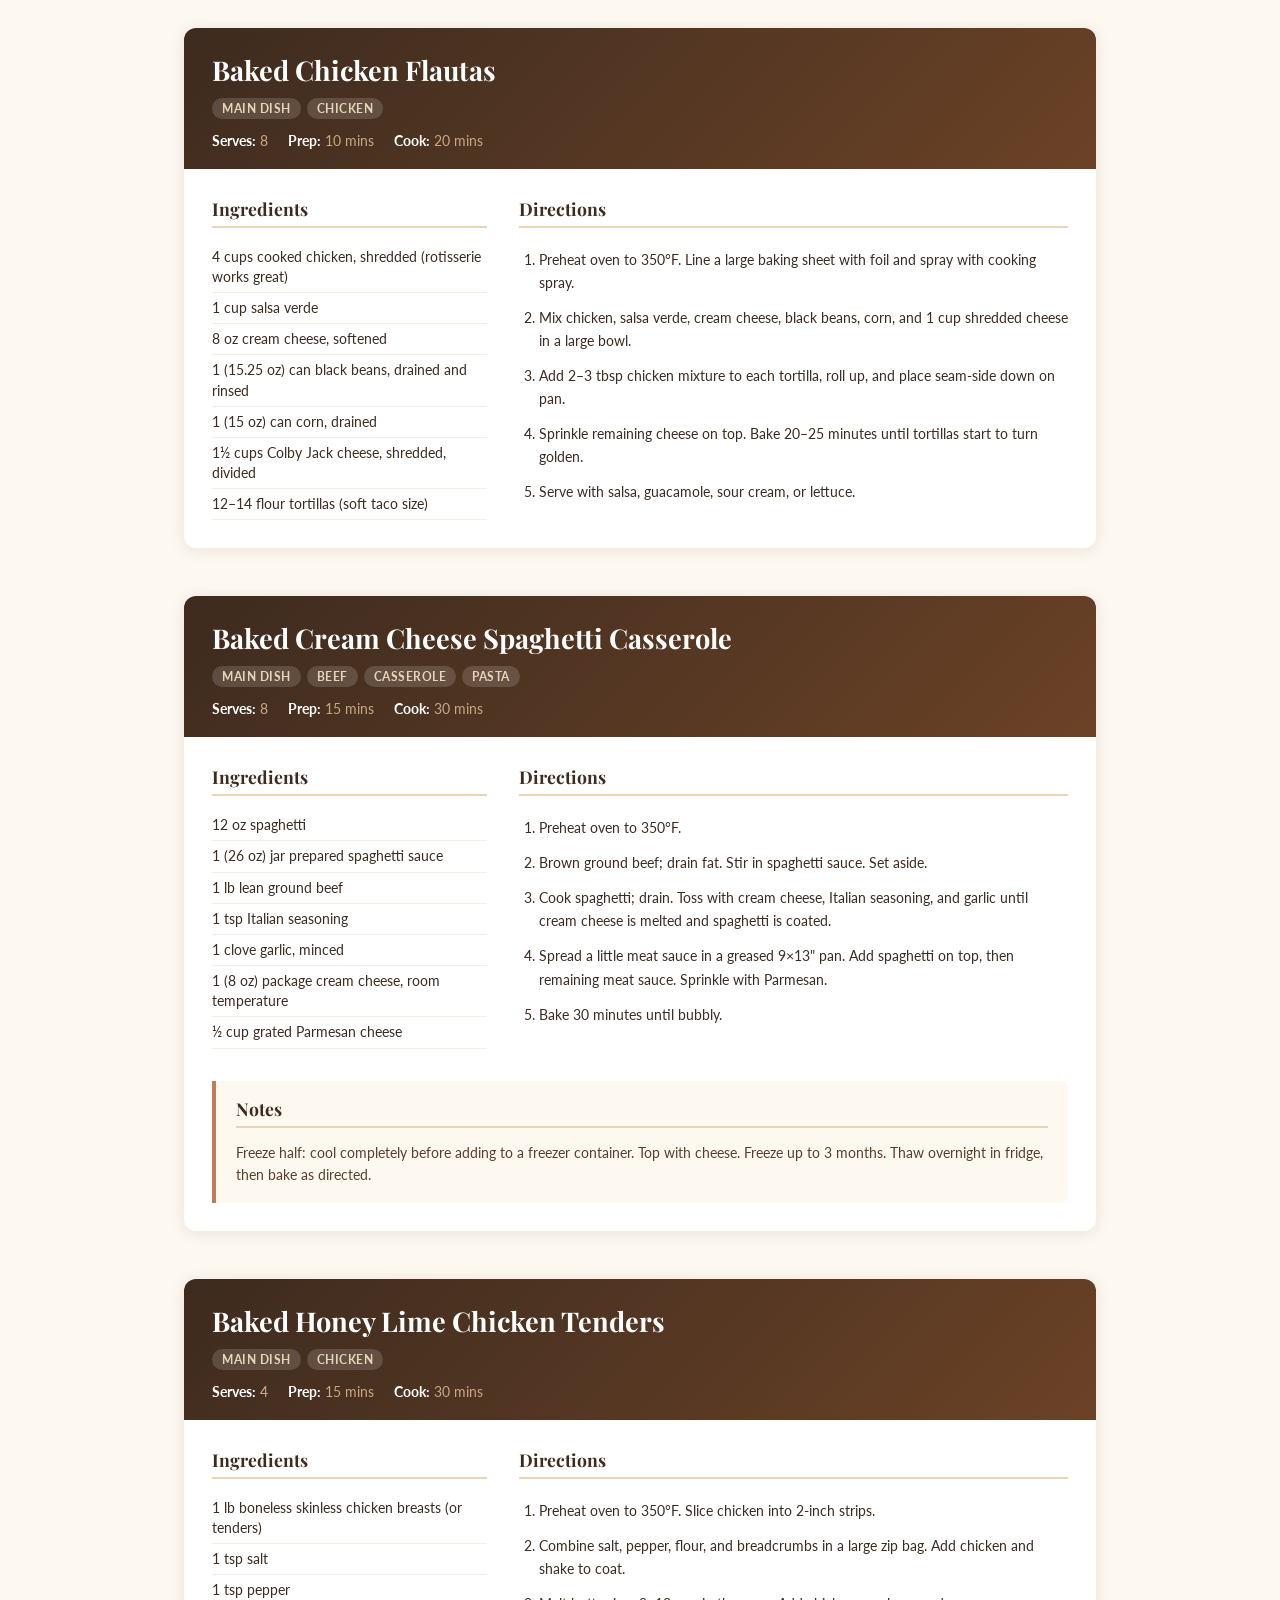
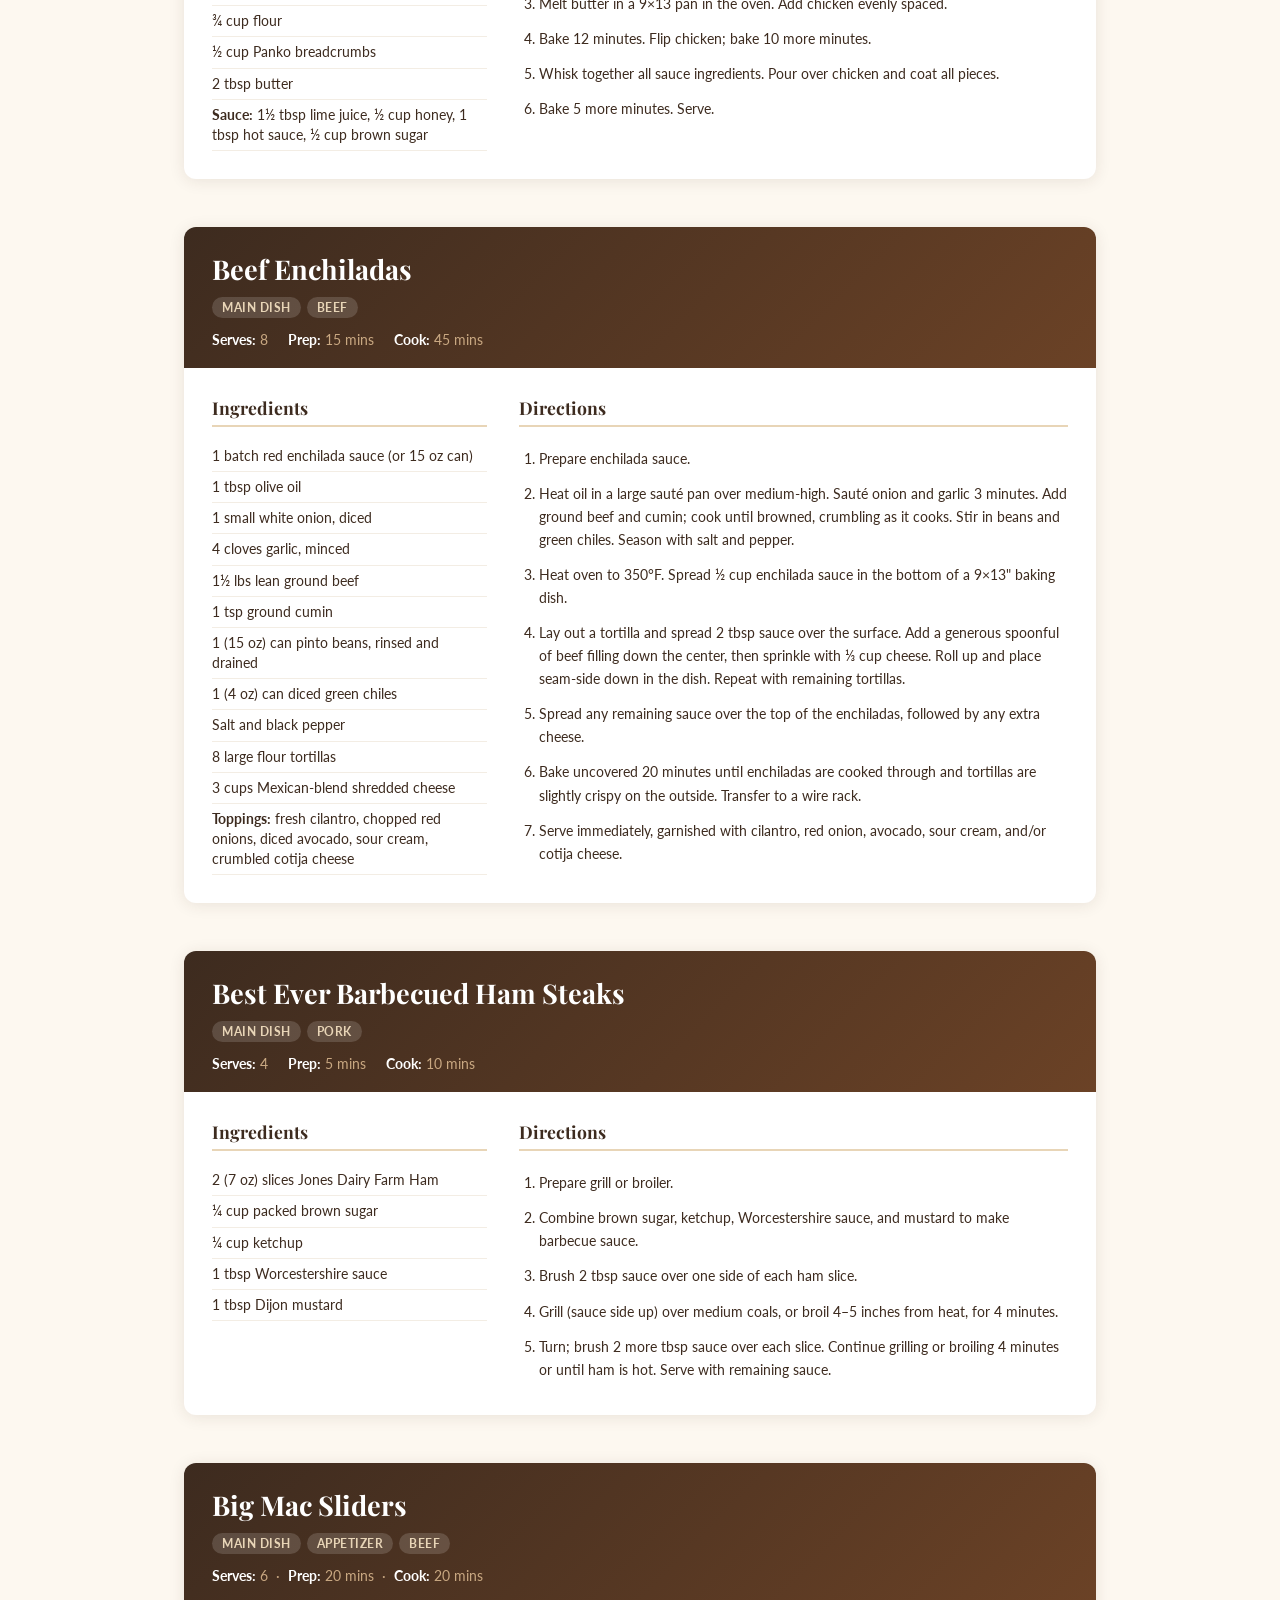
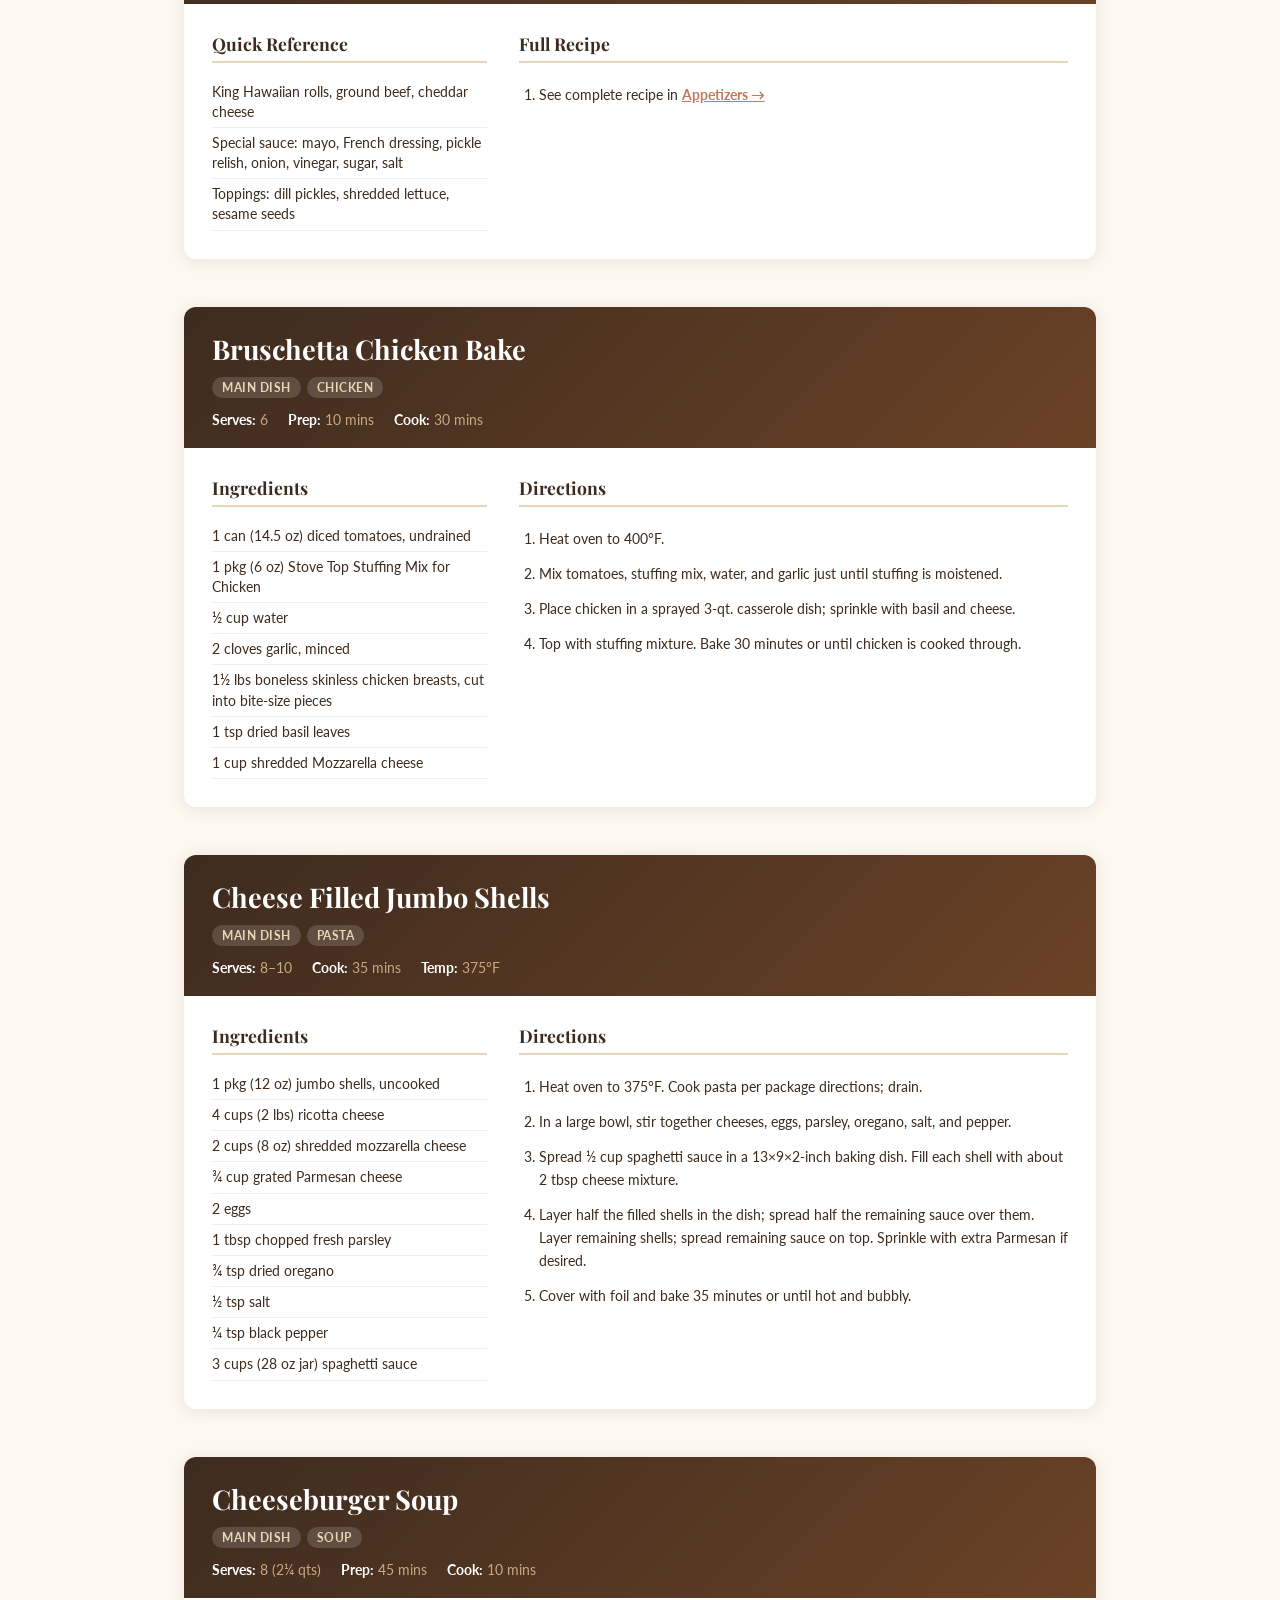
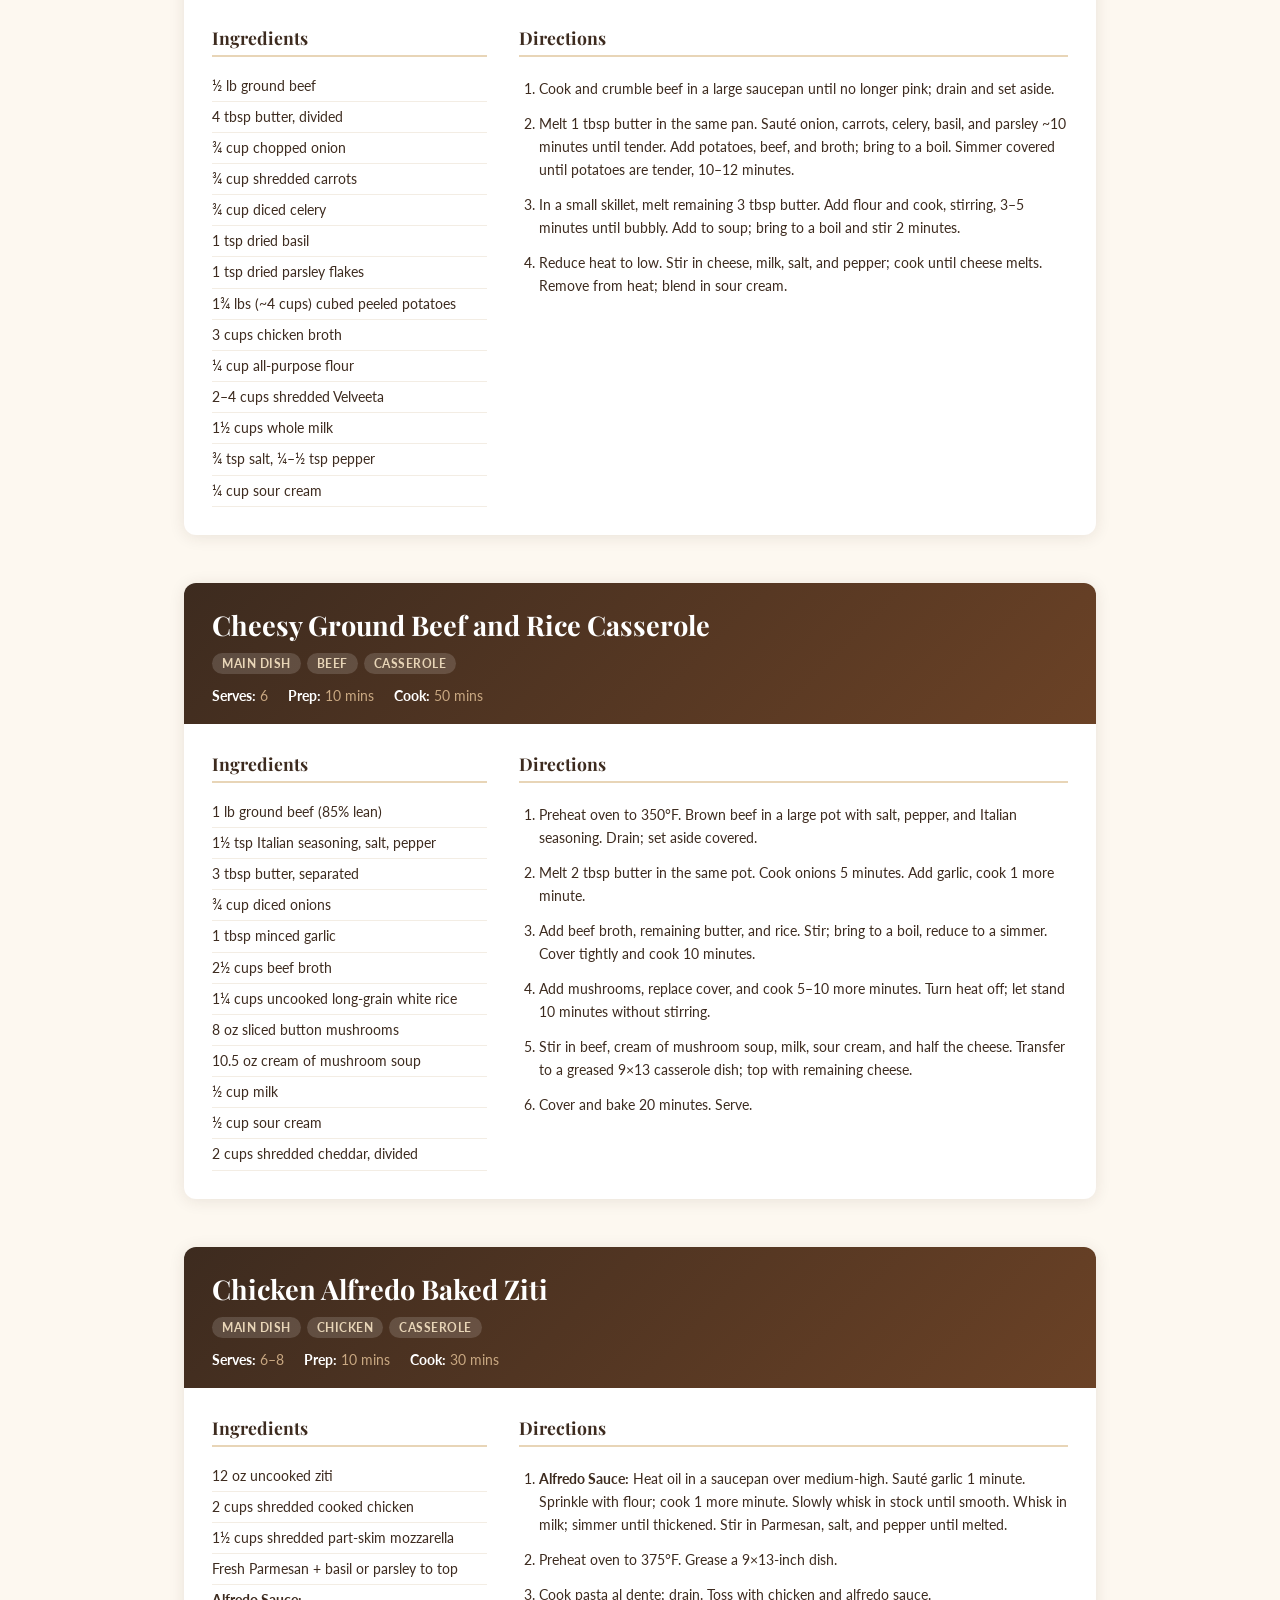
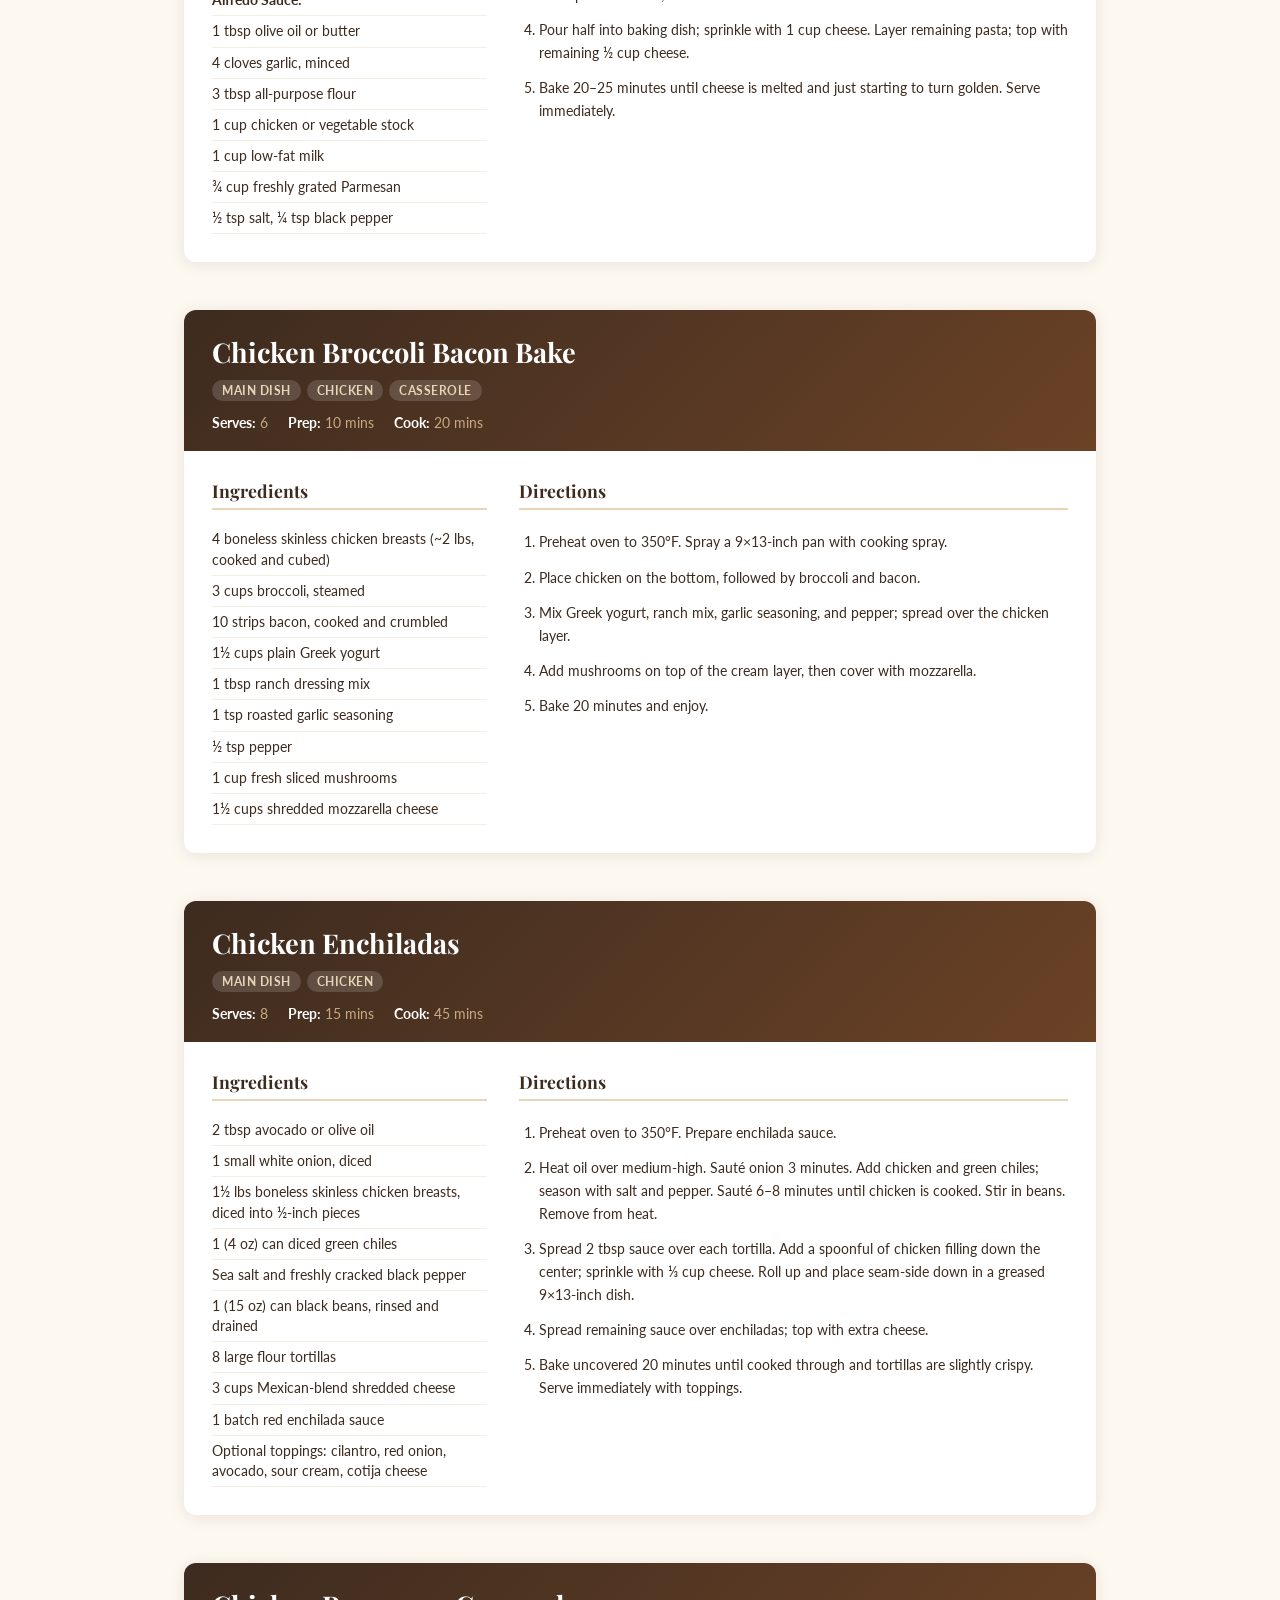
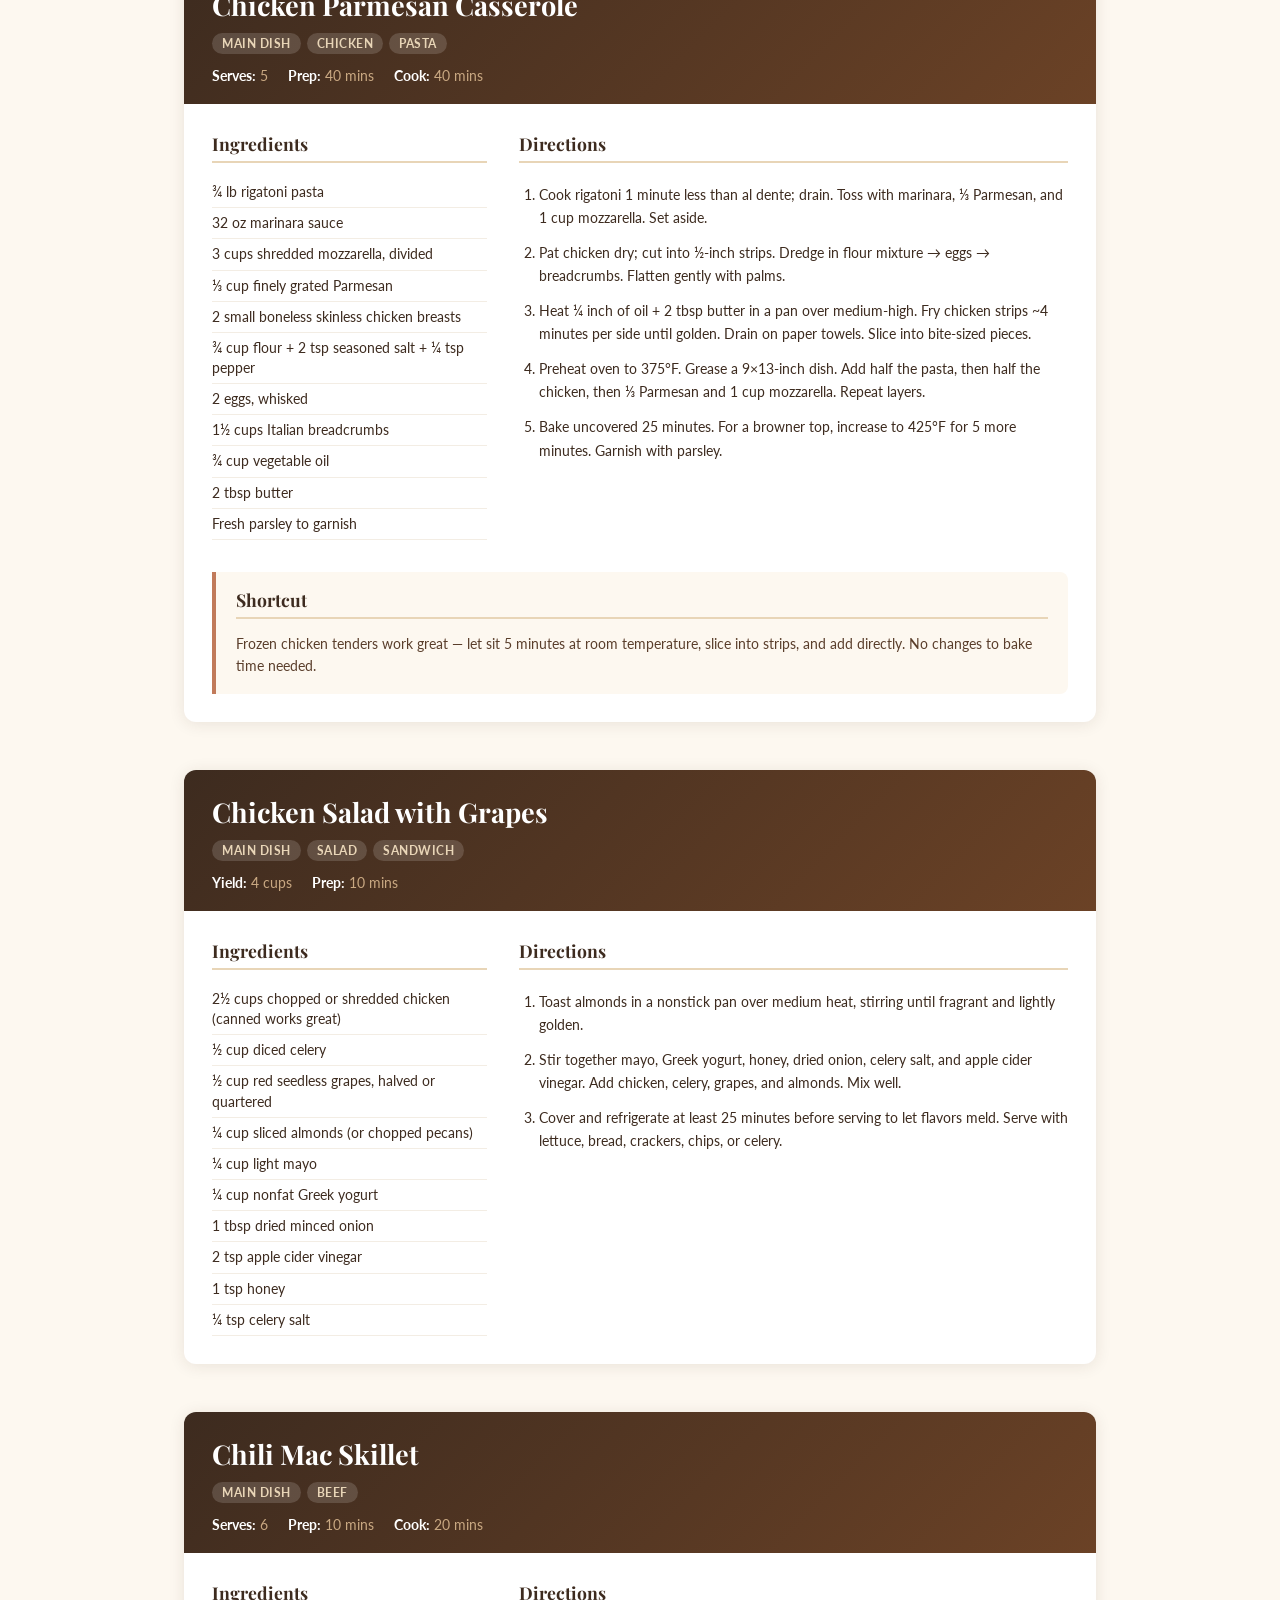
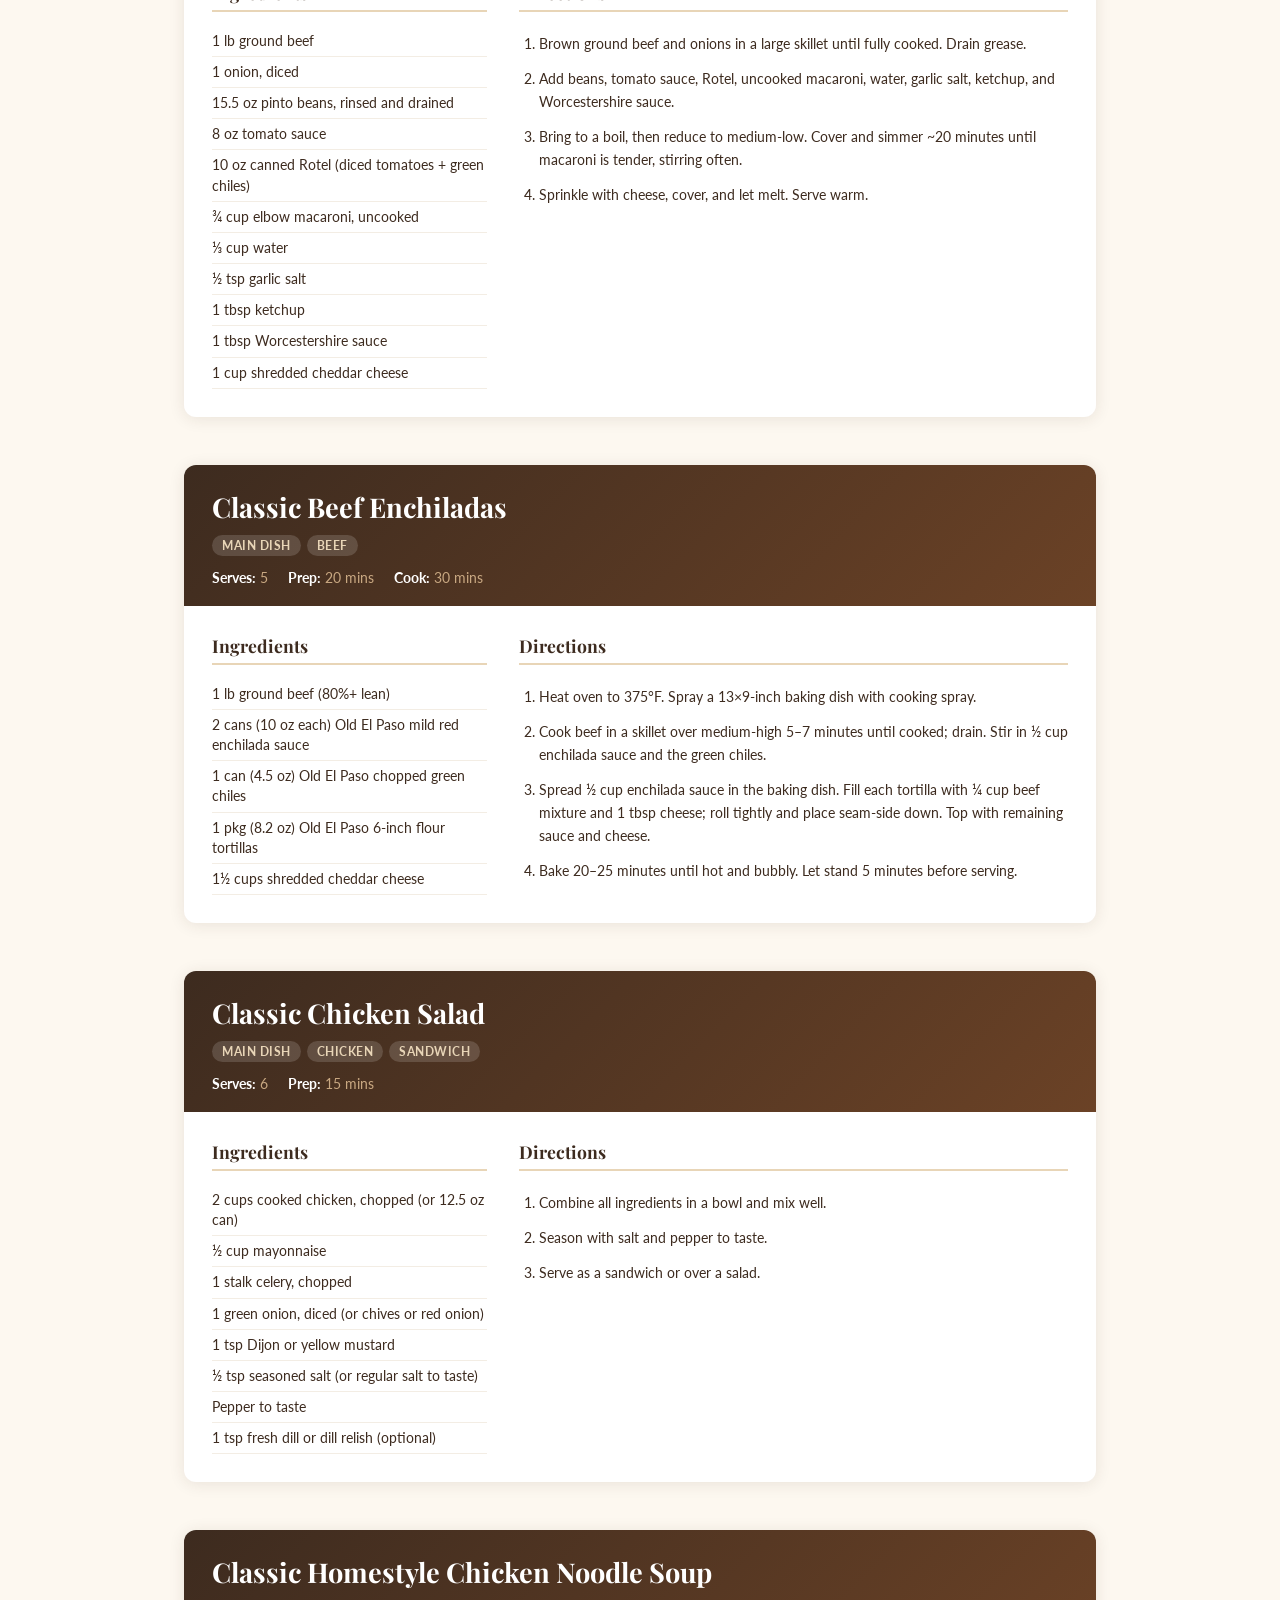
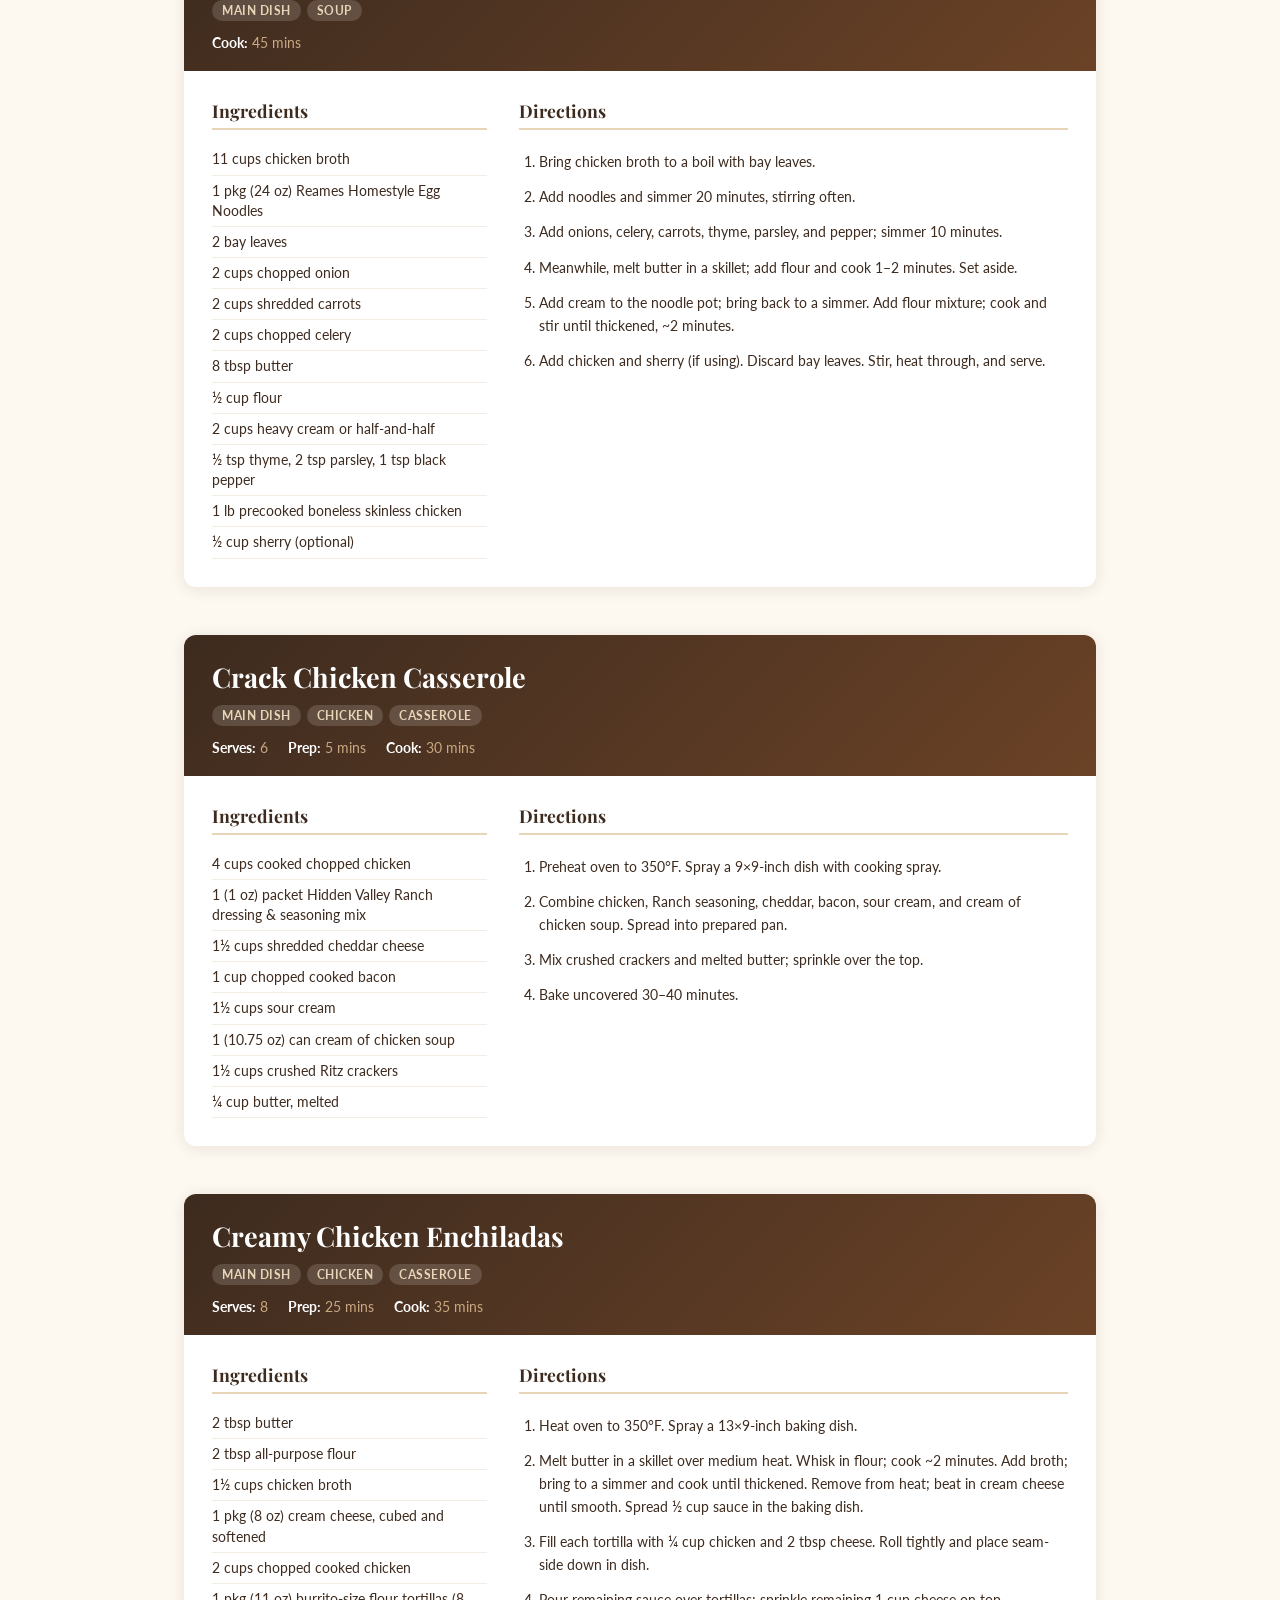
<file: Cookbook/MainDish.html>
<!DOCTYPE html>
<html lang="en">
<head>
    <meta charset="UTF-8">
    <meta name="viewport" content="width=device-width, initial-scale=1.0">
    <title>Main Dish – Mom's Cookbook</title>
    <link rel="stylesheet" type="text/css" href="../css/myStyles.css">
</head>
<body>

    <nav>
        <a href="../fromScratch.html">Home</a>
        <a href="Appetizers.html">Appetizers</a>
        <a href="BreadsandRolls.html">Breads &amp; Rolls</a>
        <a href="Breakfast.html">Breakfast</a>
        <a href="Dessert.html">Dessert</a>
        <a href="#">Main Dish</a>
        <a href="SideDish.html">Side Dish</a>
        <a href="Snack.html">Snack</a>
    </nav>

    <div class="category-header">
        <h1>Main Dish</h1>
        <p>70+ recipes · Hearty entrées for family dinners and gatherings</p>
    </div>

    <div class="recipe-list">

        <!-- 20 Minute 7 Layer Chicken Tacos -->
        <div class="recipe-card">
            <div class="recipe-card-header">
                <h2>20-Minute 7-Layer Chicken Tacos</h2>
                <div class="recipe-tags">
                    <span class="tag">Main Dish</span>
                    <span class="tag">Chicken</span>
                </div>
                <div class="recipe-meta">
                    <span><strong>Serves:</strong> 6</span>
                    <span><strong>Prep:</strong> 10 mins</span>
                    <span><strong>Cook:</strong> 10 mins</span>
                </div>
            </div>
            <div class="recipe-body">
                <div class="recipe-ingredients">
                    <h3>Ingredients</h3>
                    <ul>
                        <li>4 boneless skinless chicken breasts, cooked and shredded (~1–1½ lbs)</li>
                        <li>1 (4.5 oz) can green chiles, drained</li>
                        <li>¼ cup honey</li>
                        <li>⅓ cup sour cream (+ more for topping)</li>
                        <li>½ tsp pepper</li>
                        <li>10 hard taco shells</li>
                        <li>¾ cup refried beans</li>
                        <li>½ cup shredded Mexican or Feta cheese</li>
                        <li>⅓ cup cilantro, chopped</li>
                        <li>20 cherry tomatoes, diced</li>
                        <li>1 avocado, diced</li>
                    </ul>
                </div>
                <div class="recipe-directions">
                    <h3>Directions</h3>
                    <ol>
                        <li>Preheat oven to 350°F.</li>
                        <li>Combine shredded chicken, green chiles, honey, ⅓ cup sour cream, and pepper. Mix well.</li>
                        <li>Place taco shells in a 9×13-inch pan. Spread ~1 tbsp refried beans on the bottom of each shell.</li>
                        <li>Add ~¼ cup chicken mixture on top of beans. Sprinkle with cheese.</li>
                        <li>Bake 10 minutes until cheese is melted and chicken is warm.</li>
                        <li>Top with sour cream, cilantro, tomatoes, and avocado. Serve immediately.</li>
                    </ol>
                </div>
                <div class="recipe-notes">
                    <h3>Notes</h3>
                    <p>Also delicious with a little ranch or salsa on top.</p>
                </div>
            </div>
        </div>

        <!-- 4 Ingredient Orange Chicken -->
        <div class="recipe-card">
            <div class="recipe-card-header">
                <h2>4-Ingredient Orange Chicken</h2>
                <div class="recipe-tags">
                    <span class="tag">Main Dish</span>
                    <span class="tag">Chicken</span>
                </div>
                <div class="recipe-meta">
                    <span><strong>Serves:</strong> 6</span>
                    <span><strong>Prep:</strong> 5 mins</span>
                    <span><strong>Cook:</strong> 15 mins</span>
                </div>
            </div>
            <div class="recipe-body">
                <div class="recipe-ingredients">
                    <h3>Ingredients</h3>
                    <ul>
                        <li>5 cups frozen chicken nuggets, cooked per package</li>
                        <li>1 cup orange marmalade</li>
                        <li>½ cup BBQ sauce</li>
                        <li>3 tbsp soy sauce</li>
                    </ul>
                </div>
                <div class="recipe-directions">
                    <h3>Directions</h3>
                    <ol>
                        <li>Whisk together orange marmalade, BBQ sauce, and soy sauce in a microwave-safe bowl. Microwave on high 45 seconds; whisk until smooth.</li>
                        <li>Pour sauce over freshly cooked hot chicken nuggets and toss to coat.</li>
                        <li>Serve hot over steamed rice.</li>
                    </ol>
                </div>
            </div>
        </div>

        <!-- Air Fryer Loaded Mini Meatloaf -->
        <div class="recipe-card">
            <div class="recipe-card-header">
                <h2>Air Fryer Loaded Mini Meatloaf</h2>
                <div class="recipe-tags">
                    <span class="tag">Main Dish</span>
                    <span class="tag">Beef</span>
                </div>
                <div class="recipe-meta">
                    <span><strong>Serves:</strong> 4</span>
                    <span><strong>Prep:</strong> 15 mins</span>
                    <span><strong>Cook:</strong> 12 mins</span>
                </div>
            </div>
            <div class="recipe-body">
                <div class="recipe-ingredients">
                    <h3>Ingredients</h3>
                    <ul>
                        <li>1 lb lean ground beef</li>
                        <li>3 oz chili sauce</li>
                        <li>2 slices thick-cut bacon, cooked and chopped</li>
                        <li>¾ cup sharp cheddar, shredded</li>
                        <li>¼ cup Panko breadcrumbs</li>
                        <li>1 egg, beaten</li>
                        <li>½ tsp onion powder</li>
                        <li>½ tsp seasoned salt</li>
                        <li>½ tsp garlic powder</li>
                        <li>1 tbsp Worcestershire sauce</li>
                        <li>½ tsp yellow mustard</li>
                        <li>¼ cup BBQ sauce (for topping)</li>
                    </ul>
                </div>
                <div class="recipe-directions">
                    <h3>Directions</h3>
                    <ol>
                        <li>Combine all ingredients except BBQ sauce in a mixing bowl. Gently mix — don't overwork. Add more Panko if mixture is too loose.</li>
                        <li>Form into 4–6 mini loaves. Place in air fryer basket.</li>
                        <li>Make a small indentation in the top of each loaf. Spoon BBQ sauce into the indentation and spread lightly over the top.</li>
                        <li>Air fry at 400°F for 10–12 minutes until nicely browned.</li>
                    </ol>
                </div>
            </div>
        </div>

        <!-- Baked Bean Chili -->
        <div class="recipe-card">
            <div class="recipe-card-header">
                <h2>Baked Bean Chili</h2>
                <div class="recipe-tags">
                    <span class="tag">Main Dish</span>
                    <span class="tag">Soup</span>
                </div>
                <div class="recipe-meta">
                    <span><strong>Serves:</strong> 24 (6 qt.)</span>
                    <span><strong>Prep:</strong> 30 mins</span>
                </div>
            </div>
            <div class="recipe-body">
                <div class="recipe-ingredients">
                    <h3>Ingredients</h3>
                    <ul>
                        <li>2 lbs ground beef</li>
                        <li>3 cans (28 oz each) baked beans</li>
                        <li>1 can (46 oz) tomato juice</li>
                        <li>1 can (11.5 oz) V8 juice</li>
                        <li>1 envelope chili seasoning</li>
                        <li>Optional: sour cream, shredded cheddar, sliced jalapeños</li>
                    </ul>
                </div>
                <div class="recipe-directions">
                    <h3>Directions</h3>
                    <ol>
                        <li>Cook beef in a Dutch oven over medium heat until no longer pink; drain.</li>
                        <li>Stir in remaining ingredients. Bring to a boil, then reduce heat and simmer uncovered for 10 minutes.</li>
                        <li>Serve with sour cream, cheese, and jalapeños if desired.</li>
                    </ol>
                </div>
            </div>
        </div>

        <!-- Baked Chicken Bacon Ranch Taquitos -->
        <div class="recipe-card">
            <div class="recipe-card-header">
                <h2>Baked Chicken Bacon Ranch Taquitos</h2>
                <div class="recipe-tags">
                    <span class="tag">Main Dish</span>
                    <span class="tag">Chicken</span>
                </div>
                <div class="recipe-meta">
                    <span><strong>Serves:</strong> 20</span>
                    <span><strong>Prep:</strong> 15 mins</span>
                    <span><strong>Cook:</strong> 20 mins</span>
                </div>
            </div>
            <div class="recipe-body">
                <div class="recipe-ingredients">
                    <h3>Ingredients</h3>
                    <ul>
                        <li>1 (8 oz) package cream cheese, softened</li>
                        <li>12 strips bacon, cooked and crumbled</li>
                        <li>4 cups cooked chicken, shredded</li>
                        <li>2 cups shredded Monterey Jack cheese</li>
                        <li>3 tbsp green onions, chopped</li>
                        <li>1 (1 oz) packet dry Ranch dressing mix, divided</li>
                        <li>20 (6-inch) flour tortillas</li>
                        <li>Salt, to taste</li>
                    </ul>
                </div>
                <div class="recipe-directions">
                    <h3>Directions</h3>
                    <ol>
                        <li>Preheat oven to 425°F. Cover a large baking sheet with foil and spray lightly with cooking spray.</li>
                        <li>Mix together cream cheese, bacon, chicken, cheese, and green onions. Add about half the Ranch mix; stir well.</li>
                        <li>Spoon 2–3 tbsp of filling onto each tortilla; roll up and place seam-side down on baking sheet.</li>
                        <li>Spray tops with cooking spray; sprinkle with salt.</li>
                        <li>Bake 15–20 minutes until edges and tops are golden.</li>
                        <li>Serve with ranch dressing or salsa.</li>
                    </ol>
                </div>
            </div>
        </div>

        <!-- Baked Chicken Flautas -->
        <div class="recipe-card">
            <div class="recipe-card-header">
                <h2>Baked Chicken Flautas</h2>
                <div class="recipe-tags">
                    <span class="tag">Main Dish</span>
                    <span class="tag">Chicken</span>
                </div>
                <div class="recipe-meta">
                    <span><strong>Serves:</strong> 8</span>
                    <span><strong>Prep:</strong> 10 mins</span>
                    <span><strong>Cook:</strong> 20 mins</span>
                </div>
            </div>
            <div class="recipe-body">
                <div class="recipe-ingredients">
                    <h3>Ingredients</h3>
                    <ul>
                        <li>4 cups cooked chicken, shredded (rotisserie works great)</li>
                        <li>1 cup salsa verde</li>
                        <li>8 oz cream cheese, softened</li>
                        <li>1 (15.25 oz) can black beans, drained and rinsed</li>
                        <li>1 (15 oz) can corn, drained</li>
                        <li>1½ cups Colby Jack cheese, shredded, divided</li>
                        <li>12–14 flour tortillas (soft taco size)</li>
                    </ul>
                </div>
                <div class="recipe-directions">
                    <h3>Directions</h3>
                    <ol>
                        <li>Preheat oven to 350°F. Line a large baking sheet with foil and spray with cooking spray.</li>
                        <li>Mix chicken, salsa verde, cream cheese, black beans, corn, and 1 cup shredded cheese in a large bowl.</li>
                        <li>Add 2–3 tbsp chicken mixture to each tortilla, roll up, and place seam-side down on pan.</li>
                        <li>Sprinkle remaining cheese on top. Bake 20–25 minutes until tortillas start to turn golden.</li>
                        <li>Serve with salsa, guacamole, sour cream, or lettuce.</li>
                    </ol>
                </div>
            </div>
        </div>

        <!-- Baked Cream Cheese Spaghetti Casserole -->
        <div class="recipe-card">
            <div class="recipe-card-header">
                <h2>Baked Cream Cheese Spaghetti Casserole</h2>
                <div class="recipe-tags">
                    <span class="tag">Main Dish</span>
                    <span class="tag">Beef</span>
                    <span class="tag">Casserole</span>
                    <span class="tag">Pasta</span>
                </div>
                <div class="recipe-meta">
                    <span><strong>Serves:</strong> 8</span>
                    <span><strong>Prep:</strong> 15 mins</span>
                    <span><strong>Cook:</strong> 30 mins</span>
                </div>
            </div>
            <div class="recipe-body">
                <div class="recipe-ingredients">
                    <h3>Ingredients</h3>
                    <ul>
                        <li>12 oz spaghetti</li>
                        <li>1 (26 oz) jar prepared spaghetti sauce</li>
                        <li>1 lb lean ground beef</li>
                        <li>1 tsp Italian seasoning</li>
                        <li>1 clove garlic, minced</li>
                        <li>1 (8 oz) package cream cheese, room temperature</li>
                        <li>½ cup grated Parmesan cheese</li>
                    </ul>
                </div>
                <div class="recipe-directions">
                    <h3>Directions</h3>
                    <ol>
                        <li>Preheat oven to 350°F.</li>
                        <li>Brown ground beef; drain fat. Stir in spaghetti sauce. Set aside.</li>
                        <li>Cook spaghetti; drain. Toss with cream cheese, Italian seasoning, and garlic until cream cheese is melted and spaghetti is coated.</li>
                        <li>Spread a little meat sauce in a greased 9×13" pan. Add spaghetti on top, then remaining meat sauce. Sprinkle with Parmesan.</li>
                        <li>Bake 30 minutes until bubbly.</li>
                    </ol>
                </div>
                <div class="recipe-notes">
                    <h3>Notes</h3>
                    <p>Freeze half: cool completely before adding to a freezer container. Top with cheese. Freeze up to 3 months. Thaw overnight in fridge, then bake as directed.</p>
                </div>
            </div>
        </div>

        <!-- Baked Honey Lime Chicken Tenders -->
        <div class="recipe-card">
            <div class="recipe-card-header">
                <h2>Baked Honey Lime Chicken Tenders</h2>
                <div class="recipe-tags">
                    <span class="tag">Main Dish</span>
                    <span class="tag">Chicken</span>
                </div>
                <div class="recipe-meta">
                    <span><strong>Serves:</strong> 4</span>
                    <span><strong>Prep:</strong> 15 mins</span>
                    <span><strong>Cook:</strong> 30 mins</span>
                </div>
            </div>
            <div class="recipe-body">
                <div class="recipe-ingredients">
                    <h3>Ingredients</h3>
                    <ul>
                        <li>1 lb boneless skinless chicken breasts (or tenders)</li>
                        <li>1 tsp salt</li>
                        <li>1 tsp pepper</li>
                        <li>¾ cup flour</li>
                        <li>½ cup Panko breadcrumbs</li>
                        <li>2 tbsp butter</li>
                        <li><strong>Sauce:</strong> 1½ tbsp lime juice, ½ cup honey, 1 tbsp hot sauce, ½ cup brown sugar</li>
                    </ul>
                </div>
                <div class="recipe-directions">
                    <h3>Directions</h3>
                    <ol>
                        <li>Preheat oven to 350°F. Slice chicken into 2-inch strips.</li>
                        <li>Combine salt, pepper, flour, and breadcrumbs in a large zip bag. Add chicken and shake to coat.</li>
                        <li>Melt butter in a 9×13 pan in the oven. Add chicken evenly spaced.</li>
                        <li>Bake 12 minutes. Flip chicken; bake 10 more minutes.</li>
                        <li>Whisk together all sauce ingredients. Pour over chicken and coat all pieces.</li>
                        <li>Bake 5 more minutes. Serve.</li>
                    </ol>
                </div>
            </div>
        </div>

        <!-- Beef Enchiladas -->
        <div class="recipe-card">
            <div class="recipe-card-header">
                <h2>Beef Enchiladas</h2>
                <div class="recipe-tags">
                    <span class="tag">Main Dish</span>
                    <span class="tag">Beef</span>
                </div>
                <div class="recipe-meta">
                    <span><strong>Serves:</strong> 8</span>
                    <span><strong>Prep:</strong> 15 mins</span>
                    <span><strong>Cook:</strong> 45 mins</span>
                </div>
            </div>
            <div class="recipe-body">
                <div class="recipe-ingredients">
                    <h3>Ingredients</h3>
                    <ul>
                        <li>1 batch red enchilada sauce (or 15 oz can)</li>
                        <li>1 tbsp olive oil</li>
                        <li>1 small white onion, diced</li>
                        <li>4 cloves garlic, minced</li>
                        <li>1½ lbs lean ground beef</li>
                        <li>1 tsp ground cumin</li>
                        <li>1 (15 oz) can pinto beans, rinsed and drained</li>
                        <li>1 (4 oz) can diced green chiles</li>
                        <li>Salt and black pepper</li>
                        <li>8 large flour tortillas</li>
                        <li>3 cups Mexican-blend shredded cheese</li>
                        <li><strong>Toppings:</strong> fresh cilantro, chopped red onions, diced avocado, sour cream, crumbled cotija cheese</li>
                    </ul>
                </div>
                <div class="recipe-directions">
                    <h3>Directions</h3>
                    <ol>
                        <li>Prepare enchilada sauce.</li>
                        <li>Heat oil in a large sauté pan over medium-high. Sauté onion and garlic 3 minutes. Add ground beef and cumin; cook until browned, crumbling as it cooks. Stir in beans and green chiles. Season with salt and pepper.</li>
                        <li>Heat oven to 350°F. Spread ½ cup enchilada sauce in the bottom of a 9×13" baking dish.</li>
                        <li>Lay out a tortilla and spread 2 tbsp sauce over the surface. Add a generous spoonful of beef filling down the center, then sprinkle with ⅓ cup cheese. Roll up and place seam-side down in the dish. Repeat with remaining tortillas.</li>
                        <li>Spread any remaining sauce over the top of the enchiladas, followed by any extra cheese.</li>
                        <li>Bake uncovered 20 minutes until enchiladas are cooked through and tortillas are slightly crispy on the outside. Transfer to a wire rack.</li>
                        <li>Serve immediately, garnished with cilantro, red onion, avocado, sour cream, and/or cotija cheese.</li>
                    </ol>
                </div>
            </div>
        </div>

        <!-- Best Ever Barbecued Ham Steaks -->
        <div class="recipe-card">
            <div class="recipe-card-header">
                <h2>Best Ever Barbecued Ham Steaks</h2>
                <div class="recipe-tags">
                    <span class="tag">Main Dish</span>
                    <span class="tag">Pork</span>
                </div>
                <div class="recipe-meta">
                    <span><strong>Serves:</strong> 4</span>
                    <span><strong>Prep:</strong> 5 mins</span>
                    <span><strong>Cook:</strong> 10 mins</span>
                </div>
            </div>
            <div class="recipe-body">
                <div class="recipe-ingredients">
                    <h3>Ingredients</h3>
                    <ul>
                        <li>2 (7 oz) slices Jones Dairy Farm Ham</li>
                        <li>¼ cup packed brown sugar</li>
                        <li>¼ cup ketchup</li>
                        <li>1 tbsp Worcestershire sauce</li>
                        <li>1 tbsp Dijon mustard</li>
                    </ul>
                </div>
                <div class="recipe-directions">
                    <h3>Directions</h3>
                    <ol>
                        <li>Prepare grill or broiler.</li>
                        <li>Combine brown sugar, ketchup, Worcestershire sauce, and mustard to make barbecue sauce.</li>
                        <li>Brush 2 tbsp sauce over one side of each ham slice.</li>
                        <li>Grill (sauce side up) over medium coals, or broil 4–5 inches from heat, for 4 minutes.</li>
                        <li>Turn; brush 2 more tbsp sauce over each slice. Continue grilling or broiling 4 minutes or until ham is hot. Serve with remaining sauce.</li>
                    </ol>
                </div>
            </div>
        </div>

        <!-- Big Mac Sliders (cross-link) -->
        <div class="recipe-card">
            <div class="recipe-card-header">
                <h2>Big Mac Sliders</h2>
                <div class="recipe-tags">
                    <span class="tag">Main Dish</span>
                    <span class="tag">Appetizer</span>
                    <span class="tag">Beef</span>
                </div>
                <div class="recipe-meta">
                    <span><strong>Serves:</strong> 6 &nbsp;·&nbsp; <strong>Prep:</strong> 20 mins &nbsp;·&nbsp; <strong>Cook:</strong> 20 mins</span>
                </div>
            </div>
            <div class="recipe-body">
                <div class="recipe-ingredients">
                    <h3>Quick Reference</h3>
                    <ul>
                        <li>King Hawaiian rolls, ground beef, cheddar cheese</li>
                        <li>Special sauce: mayo, French dressing, pickle relish, onion, vinegar, sugar, salt</li>
                        <li>Toppings: dill pickles, shredded lettuce, sesame seeds</li>
                    </ul>
                </div>
                <div class="recipe-directions">
                    <h3>Full Recipe</h3>
                    <ol>
                        <li>See complete recipe in <a href="Appetizers.html" style="color:#C17A5A;font-weight:700;">Appetizers →</a></li>
                    </ol>
                </div>
            </div>
        </div>

        <!-- Bruschetta Chicken Bake -->
        <div class="recipe-card">
            <div class="recipe-card-header">
                <h2>Bruschetta Chicken Bake</h2>
                <div class="recipe-tags">
                    <span class="tag">Main Dish</span>
                    <span class="tag">Chicken</span>
                </div>
                <div class="recipe-meta">
                    <span><strong>Serves:</strong> 6</span>
                    <span><strong>Prep:</strong> 10 mins</span>
                    <span><strong>Cook:</strong> 30 mins</span>
                </div>
            </div>
            <div class="recipe-body">
                <div class="recipe-ingredients">
                    <h3>Ingredients</h3>
                    <ul>
                        <li>1 can (14.5 oz) diced tomatoes, undrained</li>
                        <li>1 pkg (6 oz) Stove Top Stuffing Mix for Chicken</li>
                        <li>½ cup water</li>
                        <li>2 cloves garlic, minced</li>
                        <li>1½ lbs boneless skinless chicken breasts, cut into bite-size pieces</li>
                        <li>1 tsp dried basil leaves</li>
                        <li>1 cup shredded Mozzarella cheese</li>
                    </ul>
                </div>
                <div class="recipe-directions">
                    <h3>Directions</h3>
                    <ol>
                        <li>Heat oven to 400°F.</li>
                        <li>Mix tomatoes, stuffing mix, water, and garlic just until stuffing is moistened.</li>
                        <li>Place chicken in a sprayed 3-qt. casserole dish; sprinkle with basil and cheese.</li>
                        <li>Top with stuffing mixture. Bake 30 minutes or until chicken is cooked through.</li>
                    </ol>
                </div>
            </div>
        </div>

        <!-- Cheese Filled Jumbo Shells -->
        <div class="recipe-card">
            <div class="recipe-card-header">
                <h2>Cheese Filled Jumbo Shells</h2>
                <div class="recipe-tags">
                    <span class="tag">Main Dish</span>
                    <span class="tag">Pasta</span>
                </div>
                <div class="recipe-meta">
                    <span><strong>Serves:</strong> 8–10</span>
                    <span><strong>Cook:</strong> 35 mins</span>
                    <span><strong>Temp:</strong> 375°F</span>
                </div>
            </div>
            <div class="recipe-body">
                <div class="recipe-ingredients">
                    <h3>Ingredients</h3>
                    <ul>
                        <li>1 pkg (12 oz) jumbo shells, uncooked</li>
                        <li>4 cups (2 lbs) ricotta cheese</li>
                        <li>2 cups (8 oz) shredded mozzarella cheese</li>
                        <li>¾ cup grated Parmesan cheese</li>
                        <li>2 eggs</li>
                        <li>1 tbsp chopped fresh parsley</li>
                        <li>¾ tsp dried oregano</li>
                        <li>½ tsp salt</li>
                        <li>¼ tsp black pepper</li>
                        <li>3 cups (28 oz jar) spaghetti sauce</li>
                    </ul>
                </div>
                <div class="recipe-directions">
                    <h3>Directions</h3>
                    <ol>
                        <li>Heat oven to 375°F. Cook pasta per package directions; drain.</li>
                        <li>In a large bowl, stir together cheeses, eggs, parsley, oregano, salt, and pepper.</li>
                        <li>Spread ½ cup spaghetti sauce in a 13×9×2-inch baking dish. Fill each shell with about 2 tbsp cheese mixture.</li>
                        <li>Layer half the filled shells in the dish; spread half the remaining sauce over them. Layer remaining shells; spread remaining sauce on top. Sprinkle with extra Parmesan if desired.</li>
                        <li>Cover with foil and bake 35 minutes or until hot and bubbly.</li>
                    </ol>
                </div>
            </div>
        </div>

        <!-- Cheeseburger Soup -->
        <div class="recipe-card">
            <div class="recipe-card-header">
                <h2>Cheeseburger Soup</h2>
                <div class="recipe-tags">
                    <span class="tag">Main Dish</span>
                    <span class="tag">Soup</span>
                </div>
                <div class="recipe-meta">
                    <span><strong>Serves:</strong> 8 (2¼ qts)</span>
                    <span><strong>Prep:</strong> 45 mins</span>
                    <span><strong>Cook:</strong> 10 mins</span>
                </div>
            </div>
            <div class="recipe-body">
                <div class="recipe-ingredients">
                    <h3>Ingredients</h3>
                    <ul>
                        <li>½ lb ground beef</li>
                        <li>4 tbsp butter, divided</li>
                        <li>¾ cup chopped onion</li>
                        <li>¾ cup shredded carrots</li>
                        <li>¾ cup diced celery</li>
                        <li>1 tsp dried basil</li>
                        <li>1 tsp dried parsley flakes</li>
                        <li>1¾ lbs (~4 cups) cubed peeled potatoes</li>
                        <li>3 cups chicken broth</li>
                        <li>¼ cup all-purpose flour</li>
                        <li>2–4 cups shredded Velveeta</li>
                        <li>1½ cups whole milk</li>
                        <li>¾ tsp salt, ¼–½ tsp pepper</li>
                        <li>¼ cup sour cream</li>
                    </ul>
                </div>
                <div class="recipe-directions">
                    <h3>Directions</h3>
                    <ol>
                        <li>Cook and crumble beef in a large saucepan until no longer pink; drain and set aside.</li>
                        <li>Melt 1 tbsp butter in the same pan. Sauté onion, carrots, celery, basil, and parsley ~10 minutes until tender. Add potatoes, beef, and broth; bring to a boil. Simmer covered until potatoes are tender, 10–12 minutes.</li>
                        <li>In a small skillet, melt remaining 3 tbsp butter. Add flour and cook, stirring, 3–5 minutes until bubbly. Add to soup; bring to a boil and stir 2 minutes.</li>
                        <li>Reduce heat to low. Stir in cheese, milk, salt, and pepper; cook until cheese melts. Remove from heat; blend in sour cream.</li>
                    </ol>
                </div>
            </div>
        </div>

        <!-- Cheesy Ground Beef and Rice Casserole -->
        <div class="recipe-card">
            <div class="recipe-card-header">
                <h2>Cheesy Ground Beef and Rice Casserole</h2>
                <div class="recipe-tags">
                    <span class="tag">Main Dish</span>
                    <span class="tag">Beef</span>
                    <span class="tag">Casserole</span>
                </div>
                <div class="recipe-meta">
                    <span><strong>Serves:</strong> 6</span>
                    <span><strong>Prep:</strong> 10 mins</span>
                    <span><strong>Cook:</strong> 50 mins</span>
                </div>
            </div>
            <div class="recipe-body">
                <div class="recipe-ingredients">
                    <h3>Ingredients</h3>
                    <ul>
                        <li>1 lb ground beef (85% lean)</li>
                        <li>1½ tsp Italian seasoning, salt, pepper</li>
                        <li>3 tbsp butter, separated</li>
                        <li>¾ cup diced onions</li>
                        <li>1 tbsp minced garlic</li>
                        <li>2½ cups beef broth</li>
                        <li>1¼ cups uncooked long-grain white rice</li>
                        <li>8 oz sliced button mushrooms</li>
                        <li>10.5 oz cream of mushroom soup</li>
                        <li>½ cup milk</li>
                        <li>½ cup sour cream</li>
                        <li>2 cups shredded cheddar, divided</li>
                    </ul>
                </div>
                <div class="recipe-directions">
                    <h3>Directions</h3>
                    <ol>
                        <li>Preheat oven to 350°F. Brown beef in a large pot with salt, pepper, and Italian seasoning. Drain; set aside covered.</li>
                        <li>Melt 2 tbsp butter in the same pot. Cook onions 5 minutes. Add garlic, cook 1 more minute.</li>
                        <li>Add beef broth, remaining butter, and rice. Stir; bring to a boil, reduce to a simmer. Cover tightly and cook 10 minutes.</li>
                        <li>Add mushrooms, replace cover, and cook 5–10 more minutes. Turn heat off; let stand 10 minutes without stirring.</li>
                        <li>Stir in beef, cream of mushroom soup, milk, sour cream, and half the cheese. Transfer to a greased 9×13 casserole dish; top with remaining cheese.</li>
                        <li>Cover and bake 20 minutes. Serve.</li>
                    </ol>
                </div>
            </div>
        </div>

        <!-- Chicken Alfredo Baked Ziti -->
        <div class="recipe-card">
            <div class="recipe-card-header">
                <h2>Chicken Alfredo Baked Ziti</h2>
                <div class="recipe-tags">
                    <span class="tag">Main Dish</span>
                    <span class="tag">Chicken</span>
                    <span class="tag">Casserole</span>
                </div>
                <div class="recipe-meta">
                    <span><strong>Serves:</strong> 6–8</span>
                    <span><strong>Prep:</strong> 10 mins</span>
                    <span><strong>Cook:</strong> 30 mins</span>
                </div>
            </div>
            <div class="recipe-body">
                <div class="recipe-ingredients">
                    <h3>Ingredients</h3>
                    <ul>
                        <li>12 oz uncooked ziti</li>
                        <li>2 cups shredded cooked chicken</li>
                        <li>1½ cups shredded part-skim mozzarella</li>
                        <li>Fresh Parmesan + basil or parsley to top</li>
                        <li><strong>Alfredo Sauce:</strong></li>
                        <li>1 tbsp olive oil or butter</li>
                        <li>4 cloves garlic, minced</li>
                        <li>3 tbsp all-purpose flour</li>
                        <li>1 cup chicken or vegetable stock</li>
                        <li>1 cup low-fat milk</li>
                        <li>¾ cup freshly grated Parmesan</li>
                        <li>½ tsp salt, ¼ tsp black pepper</li>
                    </ul>
                </div>
                <div class="recipe-directions">
                    <h3>Directions</h3>
                    <ol>
                        <li><strong>Alfredo Sauce:</strong> Heat oil in a saucepan over medium-high. Sauté garlic 1 minute. Sprinkle with flour; cook 1 more minute. Slowly whisk in stock until smooth. Whisk in milk; simmer until thickened. Stir in Parmesan, salt, and pepper until melted.</li>
                        <li>Preheat oven to 375°F. Grease a 9×13-inch dish.</li>
                        <li>Cook pasta al dente; drain. Toss with chicken and alfredo sauce.</li>
                        <li>Pour half into baking dish; sprinkle with 1 cup cheese. Layer remaining pasta; top with remaining ½ cup cheese.</li>
                        <li>Bake 20–25 minutes until cheese is melted and just starting to turn golden. Serve immediately.</li>
                    </ol>
                </div>
            </div>
        </div>

        <!-- Chicken Broccoli Bacon Bake -->
        <div class="recipe-card">
            <div class="recipe-card-header">
                <h2>Chicken Broccoli Bacon Bake</h2>
                <div class="recipe-tags">
                    <span class="tag">Main Dish</span>
                    <span class="tag">Chicken</span>
                    <span class="tag">Casserole</span>
                </div>
                <div class="recipe-meta">
                    <span><strong>Serves:</strong> 6</span>
                    <span><strong>Prep:</strong> 10 mins</span>
                    <span><strong>Cook:</strong> 20 mins</span>
                </div>
            </div>
            <div class="recipe-body">
                <div class="recipe-ingredients">
                    <h3>Ingredients</h3>
                    <ul>
                        <li>4 boneless skinless chicken breasts (~2 lbs, cooked and cubed)</li>
                        <li>3 cups broccoli, steamed</li>
                        <li>10 strips bacon, cooked and crumbled</li>
                        <li>1½ cups plain Greek yogurt</li>
                        <li>1 tbsp ranch dressing mix</li>
                        <li>1 tsp roasted garlic seasoning</li>
                        <li>½ tsp pepper</li>
                        <li>1 cup fresh sliced mushrooms</li>
                        <li>1½ cups shredded mozzarella cheese</li>
                    </ul>
                </div>
                <div class="recipe-directions">
                    <h3>Directions</h3>
                    <ol>
                        <li>Preheat oven to 350°F. Spray a 9×13-inch pan with cooking spray.</li>
                        <li>Place chicken on the bottom, followed by broccoli and bacon.</li>
                        <li>Mix Greek yogurt, ranch mix, garlic seasoning, and pepper; spread over the chicken layer.</li>
                        <li>Add mushrooms on top of the cream layer, then cover with mozzarella.</li>
                        <li>Bake 20 minutes and enjoy.</li>
                    </ol>
                </div>
            </div>
        </div>

        <!-- Chicken Enchiladas -->
        <div class="recipe-card">
            <div class="recipe-card-header">
                <h2>Chicken Enchiladas</h2>
                <div class="recipe-tags">
                    <span class="tag">Main Dish</span>
                    <span class="tag">Chicken</span>
                </div>
                <div class="recipe-meta">
                    <span><strong>Serves:</strong> 8</span>
                    <span><strong>Prep:</strong> 15 mins</span>
                    <span><strong>Cook:</strong> 45 mins</span>
                </div>
            </div>
            <div class="recipe-body">
                <div class="recipe-ingredients">
                    <h3>Ingredients</h3>
                    <ul>
                        <li>2 tbsp avocado or olive oil</li>
                        <li>1 small white onion, diced</li>
                        <li>1½ lbs boneless skinless chicken breasts, diced into ½-inch pieces</li>
                        <li>1 (4 oz) can diced green chiles</li>
                        <li>Sea salt and freshly cracked black pepper</li>
                        <li>1 (15 oz) can black beans, rinsed and drained</li>
                        <li>8 large flour tortillas</li>
                        <li>3 cups Mexican-blend shredded cheese</li>
                        <li>1 batch red enchilada sauce</li>
                        <li>Optional toppings: cilantro, red onion, avocado, sour cream, cotija cheese</li>
                    </ul>
                </div>
                <div class="recipe-directions">
                    <h3>Directions</h3>
                    <ol>
                        <li>Preheat oven to 350°F. Prepare enchilada sauce.</li>
                        <li>Heat oil over medium-high. Sauté onion 3 minutes. Add chicken and green chiles; season with salt and pepper. Sauté 6–8 minutes until chicken is cooked. Stir in beans. Remove from heat.</li>
                        <li>Spread 2 tbsp sauce over each tortilla. Add a spoonful of chicken filling down the center; sprinkle with ⅓ cup cheese. Roll up and place seam-side down in a greased 9×13-inch dish.</li>
                        <li>Spread remaining sauce over enchiladas; top with extra cheese.</li>
                        <li>Bake uncovered 20 minutes until cooked through and tortillas are slightly crispy. Serve immediately with toppings.</li>
                    </ol>
                </div>
            </div>
        </div>

        <!-- Chicken Parmesan Casserole -->
        <div class="recipe-card">
            <div class="recipe-card-header">
                <h2>Chicken Parmesan Casserole</h2>
                <div class="recipe-tags">
                    <span class="tag">Main Dish</span>
                    <span class="tag">Chicken</span>
                    <span class="tag">Pasta</span>
                </div>
                <div class="recipe-meta">
                    <span><strong>Serves:</strong> 5</span>
                    <span><strong>Prep:</strong> 40 mins</span>
                    <span><strong>Cook:</strong> 40 mins</span>
                </div>
            </div>
            <div class="recipe-body">
                <div class="recipe-ingredients">
                    <h3>Ingredients</h3>
                    <ul>
                        <li>¾ lb rigatoni pasta</li>
                        <li>32 oz marinara sauce</li>
                        <li>3 cups shredded mozzarella, divided</li>
                        <li>⅓ cup finely grated Parmesan</li>
                        <li>2 small boneless skinless chicken breasts</li>
                        <li>¾ cup flour + 2 tsp seasoned salt + ¼ tsp pepper</li>
                        <li>2 eggs, whisked</li>
                        <li>1½ cups Italian breadcrumbs</li>
                        <li>¾ cup vegetable oil</li>
                        <li>2 tbsp butter</li>
                        <li>Fresh parsley to garnish</li>
                    </ul>
                </div>
                <div class="recipe-directions">
                    <h3>Directions</h3>
                    <ol>
                        <li>Cook rigatoni 1 minute less than al dente; drain. Toss with marinara, ⅓ Parmesan, and 1 cup mozzarella. Set aside.</li>
                        <li>Pat chicken dry; cut into ½-inch strips. Dredge in flour mixture → eggs → breadcrumbs. Flatten gently with palms.</li>
                        <li>Heat ¼ inch of oil + 2 tbsp butter in a pan over medium-high. Fry chicken strips ~4 minutes per side until golden. Drain on paper towels. Slice into bite-sized pieces.</li>
                        <li>Preheat oven to 375°F. Grease a 9×13-inch dish. Add half the pasta, then half the chicken, then ⅓ Parmesan and 1 cup mozzarella. Repeat layers.</li>
                        <li>Bake uncovered 25 minutes. For a browner top, increase to 425°F for 5 more minutes. Garnish with parsley.</li>
                    </ol>
                </div>
                <div class="recipe-notes">
                    <h3>Shortcut</h3>
                    <p>Frozen chicken tenders work great — let sit 5 minutes at room temperature, slice into strips, and add directly. No changes to bake time needed.</p>
                </div>
            </div>
        </div>

        <!-- Chicken Salad with Grapes -->
        <div class="recipe-card">
            <div class="recipe-card-header">
                <h2>Chicken Salad with Grapes</h2>
                <div class="recipe-tags">
                    <span class="tag">Main Dish</span>
                    <span class="tag">Salad</span>
                    <span class="tag">Sandwich</span>
                </div>
                <div class="recipe-meta">
                    <span><strong>Yield:</strong> 4 cups</span>
                    <span><strong>Prep:</strong> 10 mins</span>
                </div>
            </div>
            <div class="recipe-body">
                <div class="recipe-ingredients">
                    <h3>Ingredients</h3>
                    <ul>
                        <li>2½ cups chopped or shredded chicken (canned works great)</li>
                        <li>½ cup diced celery</li>
                        <li>½ cup red seedless grapes, halved or quartered</li>
                        <li>¼ cup sliced almonds (or chopped pecans)</li>
                        <li>¼ cup light mayo</li>
                        <li>¼ cup nonfat Greek yogurt</li>
                        <li>1 tbsp dried minced onion</li>
                        <li>2 tsp apple cider vinegar</li>
                        <li>1 tsp honey</li>
                        <li>¼ tsp celery salt</li>
                    </ul>
                </div>
                <div class="recipe-directions">
                    <h3>Directions</h3>
                    <ol>
                        <li>Toast almonds in a nonstick pan over medium heat, stirring until fragrant and lightly golden.</li>
                        <li>Stir together mayo, Greek yogurt, honey, dried onion, celery salt, and apple cider vinegar. Add chicken, celery, grapes, and almonds. Mix well.</li>
                        <li>Cover and refrigerate at least 25 minutes before serving to let flavors meld. Serve with lettuce, bread, crackers, chips, or celery.</li>
                    </ol>
                </div>
            </div>
        </div>

        <!-- Chili Mac Skillet -->
        <div class="recipe-card">
            <div class="recipe-card-header">
                <h2>Chili Mac Skillet</h2>
                <div class="recipe-tags">
                    <span class="tag">Main Dish</span>
                    <span class="tag">Beef</span>
                </div>
                <div class="recipe-meta">
                    <span><strong>Serves:</strong> 6</span>
                    <span><strong>Prep:</strong> 10 mins</span>
                    <span><strong>Cook:</strong> 20 mins</span>
                </div>
            </div>
            <div class="recipe-body">
                <div class="recipe-ingredients">
                    <h3>Ingredients</h3>
                    <ul>
                        <li>1 lb ground beef</li>
                        <li>1 onion, diced</li>
                        <li>15.5 oz pinto beans, rinsed and drained</li>
                        <li>8 oz tomato sauce</li>
                        <li>10 oz canned Rotel (diced tomatoes + green chiles)</li>
                        <li>¾ cup elbow macaroni, uncooked</li>
                        <li>⅓ cup water</li>
                        <li>½ tsp garlic salt</li>
                        <li>1 tbsp ketchup</li>
                        <li>1 tbsp Worcestershire sauce</li>
                        <li>1 cup shredded cheddar cheese</li>
                    </ul>
                </div>
                <div class="recipe-directions">
                    <h3>Directions</h3>
                    <ol>
                        <li>Brown ground beef and onions in a large skillet until fully cooked. Drain grease.</li>
                        <li>Add beans, tomato sauce, Rotel, uncooked macaroni, water, garlic salt, ketchup, and Worcestershire sauce.</li>
                        <li>Bring to a boil, then reduce to medium-low. Cover and simmer ~20 minutes until macaroni is tender, stirring often.</li>
                        <li>Sprinkle with cheese, cover, and let melt. Serve warm.</li>
                    </ol>
                </div>
            </div>
        </div>

        <!-- Classic Beef Enchiladas -->
        <div class="recipe-card">
            <div class="recipe-card-header">
                <h2>Classic Beef Enchiladas</h2>
                <div class="recipe-tags">
                    <span class="tag">Main Dish</span>
                    <span class="tag">Beef</span>
                </div>
                <div class="recipe-meta">
                    <span><strong>Serves:</strong> 5</span>
                    <span><strong>Prep:</strong> 20 mins</span>
                    <span><strong>Cook:</strong> 30 mins</span>
                </div>
            </div>
            <div class="recipe-body">
                <div class="recipe-ingredients">
                    <h3>Ingredients</h3>
                    <ul>
                        <li>1 lb ground beef (80%+ lean)</li>
                        <li>2 cans (10 oz each) Old El Paso mild red enchilada sauce</li>
                        <li>1 can (4.5 oz) Old El Paso chopped green chiles</li>
                        <li>1 pkg (8.2 oz) Old El Paso 6-inch flour tortillas</li>
                        <li>1½ cups shredded cheddar cheese</li>
                    </ul>
                </div>
                <div class="recipe-directions">
                    <h3>Directions</h3>
                    <ol>
                        <li>Heat oven to 375°F. Spray a 13×9-inch baking dish with cooking spray.</li>
                        <li>Cook beef in a skillet over medium-high 5–7 minutes until cooked; drain. Stir in ½ cup enchilada sauce and the green chiles.</li>
                        <li>Spread ½ cup enchilada sauce in the baking dish. Fill each tortilla with ¼ cup beef mixture and 1 tbsp cheese; roll tightly and place seam-side down. Top with remaining sauce and cheese.</li>
                        <li>Bake 20–25 minutes until hot and bubbly. Let stand 5 minutes before serving.</li>
                    </ol>
                </div>
            </div>
        </div>

        <!-- Classic Chicken Salad -->
        <div class="recipe-card">
            <div class="recipe-card-header">
                <h2>Classic Chicken Salad</h2>
                <div class="recipe-tags">
                    <span class="tag">Main Dish</span>
                    <span class="tag">Chicken</span>
                    <span class="tag">Sandwich</span>
                </div>
                <div class="recipe-meta">
                    <span><strong>Serves:</strong> 6</span>
                    <span><strong>Prep:</strong> 15 mins</span>
                </div>
            </div>
            <div class="recipe-body">
                <div class="recipe-ingredients">
                    <h3>Ingredients</h3>
                    <ul>
                        <li>2 cups cooked chicken, chopped (or 12.5 oz can)</li>
                        <li>½ cup mayonnaise</li>
                        <li>1 stalk celery, chopped</li>
                        <li>1 green onion, diced (or chives or red onion)</li>
                        <li>1 tsp Dijon or yellow mustard</li>
                        <li>½ tsp seasoned salt (or regular salt to taste)</li>
                        <li>Pepper to taste</li>
                        <li>1 tsp fresh dill or dill relish (optional)</li>
                    </ul>
                </div>
                <div class="recipe-directions">
                    <h3>Directions</h3>
                    <ol>
                        <li>Combine all ingredients in a bowl and mix well.</li>
                        <li>Season with salt and pepper to taste.</li>
                        <li>Serve as a sandwich or over a salad.</li>
                    </ol>
                </div>
            </div>
        </div>

        <!-- Classic Homestyle Chicken Noodle Soup -->
        <div class="recipe-card">
            <div class="recipe-card-header">
                <h2>Classic Homestyle Chicken Noodle Soup</h2>
                <div class="recipe-tags">
                    <span class="tag">Main Dish</span>
                    <span class="tag">Soup</span>
                </div>
                <div class="recipe-meta">
                    <span><strong>Cook:</strong> 45 mins</span>
                </div>
            </div>
            <div class="recipe-body">
                <div class="recipe-ingredients">
                    <h3>Ingredients</h3>
                    <ul>
                        <li>11 cups chicken broth</li>
                        <li>1 pkg (24 oz) Reames Homestyle Egg Noodles</li>
                        <li>2 bay leaves</li>
                        <li>2 cups chopped onion</li>
                        <li>2 cups shredded carrots</li>
                        <li>2 cups chopped celery</li>
                        <li>8 tbsp butter</li>
                        <li>½ cup flour</li>
                        <li>2 cups heavy cream or half-and-half</li>
                        <li>½ tsp thyme, 2 tsp parsley, 1 tsp black pepper</li>
                        <li>1 lb precooked boneless skinless chicken</li>
                        <li>½ cup sherry (optional)</li>
                    </ul>
                </div>
                <div class="recipe-directions">
                    <h3>Directions</h3>
                    <ol>
                        <li>Bring chicken broth to a boil with bay leaves.</li>
                        <li>Add noodles and simmer 20 minutes, stirring often.</li>
                        <li>Add onions, celery, carrots, thyme, parsley, and pepper; simmer 10 minutes.</li>
                        <li>Meanwhile, melt butter in a skillet; add flour and cook 1–2 minutes. Set aside.</li>
                        <li>Add cream to the noodle pot; bring back to a simmer. Add flour mixture; cook and stir until thickened, ~2 minutes.</li>
                        <li>Add chicken and sherry (if using). Discard bay leaves. Stir, heat through, and serve.</li>
                    </ol>
                </div>
            </div>
        </div>

        <!-- Crack Chicken Casserole -->
        <div class="recipe-card">
            <div class="recipe-card-header">
                <h2>Crack Chicken Casserole</h2>
                <div class="recipe-tags">
                    <span class="tag">Main Dish</span>
                    <span class="tag">Chicken</span>
                    <span class="tag">Casserole</span>
                </div>
                <div class="recipe-meta">
                    <span><strong>Serves:</strong> 6</span>
                    <span><strong>Prep:</strong> 5 mins</span>
                    <span><strong>Cook:</strong> 30 mins</span>
                </div>
            </div>
            <div class="recipe-body">
                <div class="recipe-ingredients">
                    <h3>Ingredients</h3>
                    <ul>
                        <li>4 cups cooked chopped chicken</li>
                        <li>1 (1 oz) packet Hidden Valley Ranch dressing &amp; seasoning mix</li>
                        <li>1½ cups shredded cheddar cheese</li>
                        <li>1 cup chopped cooked bacon</li>
                        <li>1½ cups sour cream</li>
                        <li>1 (10.75 oz) can cream of chicken soup</li>
                        <li>1½ cups crushed Ritz crackers</li>
                        <li>¼ cup butter, melted</li>
                    </ul>
                </div>
                <div class="recipe-directions">
                    <h3>Directions</h3>
                    <ol>
                        <li>Preheat oven to 350°F. Spray a 9×9-inch dish with cooking spray.</li>
                        <li>Combine chicken, Ranch seasoning, cheddar, bacon, sour cream, and cream of chicken soup. Spread into prepared pan.</li>
                        <li>Mix crushed crackers and melted butter; sprinkle over the top.</li>
                        <li>Bake uncovered 30–40 minutes.</li>
                    </ol>
                </div>
            </div>
        </div>

        <!-- Creamy Chicken Enchiladas -->
        <div class="recipe-card">
            <div class="recipe-card-header">
                <h2>Creamy Chicken Enchiladas</h2>
                <div class="recipe-tags">
                    <span class="tag">Main Dish</span>
                    <span class="tag">Chicken</span>
                    <span class="tag">Casserole</span>
                </div>
                <div class="recipe-meta">
                    <span><strong>Serves:</strong> 8</span>
                    <span><strong>Prep:</strong> 25 mins</span>
                    <span><strong>Cook:</strong> 35 mins</span>
                </div>
            </div>
            <div class="recipe-body">
                <div class="recipe-ingredients">
                    <h3>Ingredients</h3>
                    <ul>
                        <li>2 tbsp butter</li>
                        <li>2 tbsp all-purpose flour</li>
                        <li>1½ cups chicken broth</li>
                        <li>1 pkg (8 oz) cream cheese, cubed and softened</li>
                        <li>2 cups chopped cooked chicken</li>
                        <li>1 pkg (11 oz) burrito-size flour tortillas (8 count)</li>
                        <li>1 pkg (8 oz) shredded Mexican cheese blend</li>
                    </ul>
                </div>
                <div class="recipe-directions">
                    <h3>Directions</h3>
                    <ol>
                        <li>Heat oven to 350°F. Spray a 13×9-inch baking dish.</li>
                        <li>Melt butter in a skillet over medium heat. Whisk in flour; cook ~2 minutes. Add broth; bring to a simmer and cook until thickened. Remove from heat; beat in cream cheese until smooth. Spread ½ cup sauce in the baking dish.</li>
                        <li>Fill each tortilla with ¼ cup chicken and 2 tbsp cheese. Roll tightly and place seam-side down in dish.</li>
                        <li>Pour remaining sauce over tortillas; sprinkle remaining 1 cup cheese on top.</li>
                        <li>Bake 30–35 minutes until cheese is melted and center reaches 165°F.</li>
                    </ol>
                </div>
                <div class="recipe-notes">
                    <h3>Notes</h3>
                    <p>Makes a lot — can easily be halved.</p>
                </div>
            </div>
        </div>

        <!-- Crock Pot Santa Fe Chicken -->
        <div class="recipe-card">
            <div class="recipe-card-header">
                <h2>Crock Pot Santa Fe Chicken</h2>
                <div class="recipe-tags"><span class="tag">Main Dish</span><span class="tag">Chicken</span></div>
                <div class="recipe-meta"><span><strong>Serves:</strong> 8</span><span><strong>Cook:</strong> 8–10 hrs low / 4–6 hrs high</span></div>
            </div>
            <div class="recipe-body">
                <div class="recipe-ingredients">
                    <h3>Ingredients</h3>
                    <ul>
                        <li>1½ lbs chicken breasts</li>
                        <li>14.4 oz can diced tomatoes with mild green chiles</li>
                        <li>15 oz can black beans, rinsed and drained</li>
                        <li>8 oz frozen corn</li>
                        <li>14.4 oz can fat-free chicken broth</li>
                        <li>¼ cup chopped fresh cilantro</li>
                        <li>3 scallions, chopped</li>
                        <li>1 tsp garlic powder, 1 tsp onion powder, 1 tsp cumin</li>
                        <li>¼ tsp cayenne pepper, 1 tsp salt</li>
                    </ul>
                </div>
                <div class="recipe-directions">
                    <h3>Directions</h3>
                    <ol>
                        <li>Combine broth, beans, corn, tomatoes, cilantro, scallions, and spices in the crock pot.</li>
                        <li>Season chicken with salt and lay on top. Cook on low 8–10 hrs or high 4–6 hrs.</li>
                        <li>30 minutes before serving, remove chicken, shred, and return to slow cooker. Stir well. Adjust seasoning.</li>
                        <li>Serve over rice or tortillas with your favorite toppings.</li>
                    </ol>
                </div>
                <div class="recipe-notes"><h3>Instant Pot</h3><p>Cook on high pressure 25 minutes, quick or natural release.</p></div>
            </div>
        </div>

        <!-- Crockpot Chicken Noodle Soup -->
        <div class="recipe-card">
            <div class="recipe-card-header">
                <h2>Crockpot Chicken Noodle Soup</h2>
                <div class="recipe-tags"><span class="tag">Main Dish</span><span class="tag">Soup</span></div>
                <div class="recipe-meta"><span><strong>Cook:</strong> 6–8 hrs low</span></div>
            </div>
            <div class="recipe-body">
                <div class="recipe-ingredients">
                    <h3>Ingredients</h3>
                    <ul>
                        <li>1 lb boneless skinless chicken breasts, diced</li>
                        <li>1 small onion, diced</li>
                        <li>3 carrots, sliced</li>
                        <li>2 celery ribs, sliced</li>
                        <li>½ tsp thyme, ½ tsp celery seed, ½ tsp turmeric, 1 tsp sea salt</li>
                        <li>1 tbsp cornstarch</li>
                        <li>32 oz chicken broth</li>
                        <li>2 cups wide egg noodles (added at end)</li>
                    </ul>
                </div>
                <div class="recipe-directions">
                    <h3>Directions</h3>
                    <ol>
                        <li>Combine all ingredients except noodles in crockpot. Cook on low 6–8 hours until chicken is cooked through.</li>
                        <li>Add noodles for the last 15 minutes.</li>
                    </ol>
                </div>
                <div class="recipe-notes"><h3>Instant Pot</h3><p>Sauté veggies in 1 tbsp olive oil. Add everything except cornstarch and noodles (chicken can be frozen). Set to Soup/Broth; quick release. Shred chicken. Mix cornstarch with a little broth; add to pot with noodles. Cook on Sauté 15–20 min until noodles are done. Can omit cornstarch.</p></div>
            </div>
        </div>

        <!-- Cube Steak Stew -->
        <div class="recipe-card">
            <div class="recipe-card-header">
                <h2>Cube Steak Stew</h2>
                <div class="recipe-tags"><span class="tag">Main Dish</span><span class="tag">Soup</span></div>
                <div class="recipe-meta"><span><strong>Serves:</strong> 4</span><span><strong>Prep:</strong> 15 mins</span><span><strong>Cook:</strong> 25 mins</span></div>
            </div>
            <div class="recipe-body">
                <div class="recipe-ingredients">
                    <h3>Ingredients</h3>
                    <ul>
                        <li>1½ lbs beef cube steak, cut into ½-inch pieces</li>
                        <li>3 tbsp all-purpose flour</li>
                        <li>1 tbsp olive oil + ½ tbsp butter</li>
                        <li>1 onion, chopped</li>
                        <li>1 clove garlic, minced</li>
                        <li>1 beef bouillon cube dissolved in 1 cup water</li>
                        <li>1 (15 oz) can sliced potatoes, drained</li>
                        <li>1 (8 oz) can peas and carrots</li>
                        <li>1 tsp browning sauce</li>
                        <li>½ tsp Italian seasoning, 1 tsp salt, 1 tsp black pepper</li>
                    </ul>
                </div>
                <div class="recipe-directions">
                    <h3>Directions</h3>
                    <ol>
                        <li>Dredge steak pieces in flour.</li>
                        <li>Heat oil and butter in a large skillet over medium-high. Add steak, onion, and garlic; sauté until lightly browned.</li>
                        <li>Stir in bouillon, potatoes, peas and carrots, browning sauce, Italian seasoning, salt, and pepper. Cover and simmer ~25 minutes until thickened. Add water if too thick.</li>
                    </ol>
                </div>
            </div>
        </div>

        <!-- Delicious Ham and Potato Soup -->
        <div class="recipe-card">
            <div class="recipe-card-header">
                <h2>Delicious Ham and Potato Soup</h2>
                <div class="recipe-tags"><span class="tag">Main Dish</span><span class="tag">Soup</span></div>
                <div class="recipe-meta"><span><strong>Serves:</strong> 8</span><span><strong>Prep:</strong> 20 mins</span><span><strong>Cook:</strong> 25 mins</span></div>
            </div>
            <div class="recipe-body">
                <div class="recipe-ingredients">
                    <h3>Ingredients</h3>
                    <ul>
                        <li>3½ cups peeled and diced potatoes</li>
                        <li>⅓ cup diced celery (or ½ tsp celery seed)</li>
                        <li>⅓ cup finely chopped onion</li>
                        <li>¾ cup diced cooked ham</li>
                        <li>3¼ cups water</li>
                        <li>2 tbsp chicken bouillon granules</li>
                        <li>½ tsp minced garlic, salt and pepper to taste</li>
                        <li>5 tbsp butter</li>
                        <li>5 tbsp all-purpose flour</li>
                        <li>2 cups milk</li>
                    </ul>
                </div>
                <div class="recipe-directions">
                    <h3>Directions</h3>
                    <ol>
                        <li>Combine potatoes, celery, onion, ham, and water in a stockpot. Boil, then cook over medium heat until potatoes are tender, 10–15 minutes. Stir in bouillon, salt, and pepper.</li>
                        <li>In a saucepan, melt butter over medium-low. Whisk in flour; cook ~1 minute. Slowly stir in milk until smooth. Stir over medium-low until thick, 4–5 minutes.</li>
                        <li>Stir milk mixture into the stockpot. Heat through and serve immediately.</li>
                    </ol>
                </div>
            </div>
        </div>

        <!-- Easy 20 Minute Skillet Lasagna -->
        <div class="recipe-card">
            <div class="recipe-card-header">
                <h2>Easy 20-Minute Skillet Lasagna</h2>
                <div class="recipe-tags"><span class="tag">Main Dish</span><span class="tag">Beef</span><span class="tag">Pasta</span></div>
                <div class="recipe-meta"><span><strong>Serves:</strong> 8</span><span><strong>Prep:</strong> 8 mins</span><span><strong>Cook:</strong> 12 mins</span></div>
            </div>
            <div class="recipe-body">
                <div class="recipe-ingredients">
                    <h3>Ingredients</h3>
                    <ul>
                        <li>1 lb ground beef</li>
                        <li>12 oz bow tie pasta</li>
                        <li>1 tbsp olive oil</li>
                        <li>26 oz spaghetti sauce</li>
                        <li>1 tsp salt, ½ tsp garlic powder, 1 tsp Italian seasoning</li>
                        <li>¾ cup shredded mozzarella, divided</li>
                        <li>½ cup sour cream</li>
                    </ul>
                </div>
                <div class="recipe-directions">
                    <h3>Directions</h3>
                    <ol>
                        <li>Brown ground beef in a skillet; set aside.</li>
                        <li>Cook pasta per package directions; drain and drizzle with olive oil.</li>
                        <li>Add spaghetti sauce to pasta, then beef, seasonings, ½ cup cheese, and sour cream.</li>
                        <li>Mix and heat over low for 5 minutes until cheese melts. Sprinkle with remaining cheese if desired.</li>
                    </ol>
                </div>
            </div>
        </div>

        <!-- Easy Lasagna -->
        <div class="recipe-card">
            <div class="recipe-card-header">
                <h2>Easy Lasagna</h2>
                <div class="recipe-tags"><span class="tag">Main Dish</span><span class="tag">Beef</span><span class="tag">Casserole</span><span class="tag">Pasta</span></div>
                <div class="recipe-meta"><span><strong>Serves:</strong> 15</span><span><strong>Prep:</strong> 20 mins</span><span><strong>Cook:</strong> 1 hour</span></div>
            </div>
            <div class="recipe-body">
                <div class="recipe-ingredients">
                    <h3>Ingredients</h3>
                    <ul>
                        <li>1 lb ground beef</li>
                        <li>½ lb sweet Italian sausage</li>
                        <li>1 tsp minced garlic</li>
                        <li>48 oz spaghetti sauce</li>
                        <li>15 oz ricotta or cottage cheese</li>
                        <li>3 cups shredded mozzarella</li>
                        <li>2 large eggs</li>
                        <li>¾ cup grated Parmesan</li>
                        <li>2 tsp dried parsley, ¼ tsp salt, ¼ tsp pepper</li>
                        <li>12 lasagna noodles (uncooked)</li>
                        <li>¼ cup water</li>
                    </ul>
                </div>
                <div class="recipe-directions">
                    <h3>Directions</h3>
                    <ol>
                        <li>Preheat oven to 350°F. Brown beef and sausage; drain. Add garlic and sauce; simmer 5 minutes.</li>
                        <li>Mix ricotta, 2 cups mozzarella, eggs, ½ cup Parmesan, parsley, salt, and pepper in a bowl.</li>
                        <li>Spread ¾ cup sauce in a greased 9×13 pan. Layer: 3 uncooked noodles → ⅓ cheese mixture → ¼ sauce. Repeat twice. Top with 3 noodles, remaining sauce, 1 cup mozzarella, and remaining Parmesan.</li>
                        <li>Add ¼–½ cup water to edges if sauce is thick. Cover with sprayed foil (spray side down). Bake 50 min. Uncover; bake 10 more min. Let stand 10 min before cutting.</li>
                    </ol>
                </div>
                <div class="recipe-notes"><h3>Notes</h3><p>Don't spray the pan — the bottom noodle can burn. Try without cooking spray.</p></div>
            </div>
        </div>

        <!-- Easy Orange Chicken -->
        <div class="recipe-card">
            <div class="recipe-card-header">
                <h2>Easy Orange Chicken (No Deep Frying)</h2>
                <div class="recipe-tags"><span class="tag">Main Dish</span><span class="tag">Chicken</span></div>
                <div class="recipe-meta"><span><strong>Serves:</strong> 2</span><span><strong>Prep:</strong> 15 mins</span><span><strong>Cook:</strong> 15 mins</span></div>
            </div>
            <div class="recipe-body">
                <div class="recipe-ingredients">
                    <h3>Ingredients</h3>
                    <ul>
                        <li>1 lb boneless skinless chicken thighs, cut into bite-sized pieces</li>
                        <li>¼ cup cornstarch</li>
                        <li>⅓ cup vegetable oil</li>
                        <li>2 tbsp green onion, chopped (optional garnish)</li>
                        <li><strong>Sauce:</strong> 1 cup fresh orange juice · 2 tbsp white vinegar · ¼ cup + 2 tbsp brown sugar · 2 tbsp soy sauce · 2 tsp minced garlic · ¼ tsp ginger powder · 1 tbsp cornstarch</li>
                    </ul>
                </div>
                <div class="recipe-directions">
                    <h3>Directions</h3>
                    <ol>
                        <li>Mix all sauce ingredients; set aside.</li>
                        <li>Toss chicken pieces in cornstarch until evenly coated (chicken should be moist — do not pat dry).</li>
                        <li>Heat oil in a wok or pan over medium-high until bubbling around a chopstick. Add chicken; spread apart and do not move. Sear 5–6 minutes per side until golden crispy brown (~10–12 min total). Transfer to a plate; pour out excess oil.</li>
                        <li>In the same pan over medium-high, pour in sauce. Stir constantly until it bubbles and thickens, ~2 minutes. Add chicken; toss to coat. Garnish with green onions.</li>
                    </ol>
                </div>
                <div class="recipe-notes"><h3>Air Fryer Option</h3><p>Air fry cornstarch-coated chicken at 400°F for 12–14 minutes until crispy. Then toss with sauce as directed.</p></div>
            </div>
        </div>

        <!-- Easy Sloppy Joes -->
        <div class="recipe-card">
            <div class="recipe-card-header">
                <h2>Easy Sloppy Joes</h2>
                <div class="recipe-tags"><span class="tag">Main Dish</span><span class="tag">Beef</span><span class="tag">Sandwich</span></div>
                <div class="recipe-meta"><span><strong>Serves:</strong> 6</span><span><strong>Prep:</strong> 5 mins</span><span><strong>Cook:</strong> 15 mins</span></div>
            </div>
            <div class="recipe-body">
                <div class="recipe-ingredients">
                    <h3>Ingredients</h3>
                    <ul>
                        <li>1 lb ground beef</li>
                        <li>1 can (10¾ oz) Campbell's Condensed Tomato Soup</li>
                        <li>2 tbsp packed brown sugar</li>
                        <li>1 tbsp Worcestershire sauce</li>
                        <li>2 tbsp lemon juice</li>
                        <li>1 tsp mustard</li>
                        <li>½ tsp garlic powder</li>
                    </ul>
                </div>
                <div class="recipe-directions">
                    <h3>Directions</h3>
                    <ol>
                        <li>Season beef with salt and pepper. Cook in a skillet over medium-high until well browned, stirring to break apart. Drain fat.</li>
                        <li>Stir in soup, brown sugar, Worcestershire, lemon juice, mustard, and garlic powder. Cook 5 minutes.</li>
                        <li>Season to taste. Serve on buns.</li>
                    </ol>
                </div>
            </div>
        </div>

        <!-- Gourmet Chicken Pizza -->
        <div class="recipe-card">
            <div class="recipe-card-header">
                <h2>Gourmet Chicken Pizza</h2>
                <div class="recipe-tags"><span class="tag">Main Dish</span><span class="tag">Chicken</span></div>
                <div class="recipe-meta"><span><strong>Yield:</strong> 1 pizza</span><span><strong>Prep:</strong> 15 mins</span><span><strong>Cook:</strong> 40 mins</span></div>
            </div>
            <div class="recipe-body">
                <div class="recipe-ingredients">
                    <h3>Ingredients</h3>
                    <ul>
                        <li>2 boneless skinless chicken breast halves (or 12.5 oz canned chicken)</li>
                        <li>1 (10 oz) can refrigerated pizza crust</li>
                        <li>½ cup Ranch-style or lite Caesar dressing</li>
                        <li>1 cup shredded mozzarella</li>
                        <li>1 cup shredded cheddar (or 2 cups pizza cheese)</li>
                        <li>1 cup chopped tomatoes</li>
                        <li>¼ cup chopped green onions</li>
                    </ul>
                </div>
                <div class="recipe-directions">
                    <h3>Directions</h3>
                    <ol>
                        <li>Preheat oven to 425°F. Grease a pizza pan or baking sheet.</li>
                        <li>Cook chicken in a skillet over medium-high until no longer pink. Cool, then shred or chop.</li>
                        <li>Press dough into pan. Bake 4–5 minutes until beginning to turn golden.</li>
                        <li>Spread ranch dressing over crust. Sprinkle mozzarella. Add tomatoes, green onions, and chicken on top; finish with cheddar.</li>
                        <li>Return to oven 7–10 minutes until cheese is melted and bubbly.</li>
                    </ol>
                </div>
            </div>
        </div>

        <!-- Hamburger Casserole -->
        <div class="recipe-card">
            <div class="recipe-card-header">
                <h2>Hamburger Casserole</h2>
                <div class="recipe-tags"><span class="tag">Main Dish</span><span class="tag">Beef</span><span class="tag">Casserole</span></div>
                <div class="recipe-meta"><span><strong>Serves:</strong> 12</span><span><strong>Prep:</strong> 10 mins</span><span><strong>Cook:</strong> 30 mins</span></div>
            </div>
            <div class="recipe-body">
                <div class="recipe-ingredients">
                    <h3>Ingredients</h3>
                    <ul>
                        <li>1 lb box medium shell pasta</li>
                        <li>1 lb ground beef, browned with garlic powder, dried onion, salt, and pepper (1 tsp each)</li>
                        <li>2 (10.75 oz) cans tomato soup + ½ can water</li>
                        <li>1 cup shredded cheddar</li>
                        <li>1 cup shredded mozzarella</li>
                    </ul>
                </div>
                <div class="recipe-directions">
                    <h3>Directions</h3>
                    <ol>
                        <li>Cook noodles per package; drain.</li>
                        <li>Add tomato soup and ½ can water to browned beef. Stir and cook over medium 3 minutes.</li>
                        <li>Pour noodles into a greased 9×13 dish. Pour beef mixture over and stir. Sprinkle with cheese; cover with foil.</li>
                        <li>Bake at 375°F for 20 minutes. Remove foil; bake 10 more minutes. Broil 3–5 minutes for browned cheese if desired.</li>
                    </ol>
                </div>
            </div>
        </div>

        <!-- Herb Roasted Turkey -->
        <div class="recipe-card">
            <div class="recipe-card-header">
                <h2>Herb Roasted Turkey</h2>
                <div class="recipe-tags"><span class="tag">Main Dish</span><span class="tag">Turkey</span></div>
                <div class="recipe-meta"><span><strong>Temp:</strong> 350°F · See times below</span></div>
            </div>
            <div class="recipe-body">
                <div class="recipe-ingredients">
                    <h3>Ingredients</h3>
                    <ul>
                        <li>8–24 lb turkey, fresh or thawed</li>
                        <li>1 tbsp flour (for oven bag)</li>
                        <li>2 stalks celery, 1 medium onion</li>
                        <li>2 tbsp vegetable oil or melted butter</li>
                        <li>1 tbsp dried sage</li>
                        <li>1 tsp each: dried thyme, basil, rosemary, paprika, seasoned salt</li>
                        <li>½ tsp pepper</li>
                    </ul>
                </div>
                <div class="recipe-directions">
                    <h3>Directions</h3>
                    <ol>
                        <li>Preheat oven to 350°F. Shake flour in a Reynolds Oven Bag (turkey size); place in a large roasting pan at least 2 inches deep.</li>
                        <li>Add vegetables to bag. Remove neck and giblets from turkey; rinse, pat dry, and brush with oil.</li>
                        <li>Combine seasonings; sprinkle and rub evenly over turkey. Place turkey in bag on top of vegetables.</li>
                        <li>Close bag with nylon tie; cut six ½-inch slits in top. Insert meat thermometer through slit into thickest part of inner thigh (not touching bone).</li>
                        <li>Bake until thermometer reads 180°F: 8–12 lbs: 1½–2 hrs · 12–16 lbs: 2–2½ hrs · 16–20 lbs: 2½–3 hrs · 20–24 lbs: 3–3½ hrs.</li>
                        <li>Let stand in bag 15 minutes. Cut open top; use two carving forks to lift turkey out.</li>
                    </ol>
                </div>
            </div>
        </div>

        <!-- Honey Lime Chicken Enchiladas -->
        <div class="recipe-card">
            <div class="recipe-card-header">
                <h2>Honey Lime Chicken Enchiladas</h2>
                <div class="recipe-tags"><span class="tag">Main Dish</span><span class="tag">Chicken</span><span class="tag">Casserole</span></div>
                <div class="recipe-meta"><span><strong>Serves:</strong> 8</span><span><strong>Prep:</strong> 45 mins</span><span><strong>Cook:</strong> 30 mins</span></div>
            </div>
            <div class="recipe-body">
                <div class="recipe-ingredients">
                    <h3>Ingredients</h3>
                    <ul>
                        <li><strong>Marinade:</strong> 6 tbsp honey · 5 tbsp lime juice · 1 tbsp chili powder · ½ tsp garlic powder</li>
                        <li>3 boneless skinless chicken breasts, cooked and shredded</li>
                        <li>1 (16 oz) can green enchilada sauce, divided</li>
                        <li>10 flour tortillas</li>
                        <li>2 cups shredded cheddar, divided</li>
                        <li>1 cup heavy cream</li>
                    </ul>
                </div>
                <div class="recipe-directions">
                    <h3>Directions</h3>
                    <ol>
                        <li>Whisk marinade and toss with shredded chicken. Marinate in fridge at least 30 minutes (a few hours is better).</li>
                        <li>Preheat oven to 350°F. Pour ½ cup enchilada sauce in the bottom of a 9×13 pan.</li>
                        <li>Fill tortillas with chicken and ~1 cup cheese (reserve 1 cup for topping). Roll and place in pan.</li>
                        <li>Mix remaining enchilada sauce, heavy cream, and any leftover marinade; pour over enchiladas. Sprinkle with remaining cheese.</li>
                        <li>Bake 30 minutes until brown and crispy on top.</li>
                    </ol>
                </div>
                <div class="recipe-notes"><h3>Notes</h3><p>1 cup of chicken ≈ 5¼ oz.</p></div>
            </div>
        </div>

        <!-- How to Make Pulled Pork -->
        <div class="recipe-card">
            <div class="recipe-card-header">
                <h2>Pulled Pork</h2>
                <div class="recipe-tags"><span class="tag">Main Dish</span><span class="tag">Pork</span></div>
                <div class="recipe-meta"><span><strong>Serves:</strong> 6</span><span><strong>Prep:</strong> 20 mins</span><span><strong>Cook:</strong> 5 hrs (oven) / 8 hrs (slow cooker)</span></div>
            </div>
            <div class="recipe-body">
                <div class="recipe-ingredients">
                    <h3>Ingredients</h3>
                    <ul>
                        <li>4 lb pork shoulder or butt</li>
                        <li>2 tbsp oil (for searing, optional)</li>
                        <li>1 tbsp brown sugar</li>
                        <li>1 tbsp chili powder, 1 tsp each onion powder, garlic powder, cumin, kosher salt, black pepper</li>
                        <li>12 oz Coke (not diet)</li>
                        <li>BBQ sauce for coating (optional)</li>
                    </ul>
                </div>
                <div class="recipe-directions">
                    <h3>Directions</h3>
                    <ol>
                        <li>Trim pork and cut into 4 pieces. Rub spices all over (can be done the night before).</li>
                        <li>Optional sear: heat oil in a Dutch oven over medium-high; sear all sides a few seconds each.</li>
                        <li><strong>Oven:</strong> Preheat to 300°F. Pour coke around pork; cover and cook 3 hrs. Remove lid; cook 1–2 more hrs until tender. Shred and toss with BBQ sauce.</li>
                        <li><strong>Slow Cooker:</strong> Place pork in slow cooker; pour coke around it. Cook on LOW 8 hrs or high 4–5 hrs until tender and easily shreds.</li>
                        <li><strong>Instant Pot:</strong> Place pork and coke in Instant Pot. Cook on Manual/High pressure 70 minutes. Natural release ~15 minutes. Shred.</li>
                    </ol>
                </div>
            </div>
        </div>

        <!-- Instant Pot Beef Stew -->
        <div class="recipe-card">
            <div class="recipe-card-header">
                <h2>Instant Pot Beef Stew</h2>
                <div class="recipe-tags"><span class="tag">Main Dish</span><span class="tag">Beef</span><span class="tag">Soup</span></div>
                <div class="recipe-meta"><span><strong>Serves:</strong> 6</span><span><strong>Prep:</strong> 10 mins</span><span><strong>Cook:</strong> 30 mins</span></div>
            </div>
            <div class="recipe-body">
                <div class="recipe-ingredients">
                    <h3>Ingredients</h3>
                    <ul>
                        <li>2 lbs beef stew meat (or roast cut into bite-sized pieces)</li>
                        <li>3 potatoes, cubed</li>
                        <li>1 lb baby carrots (halved)</li>
                        <li>3 celery stalks, diced</li>
                        <li>1 onion, diced</li>
                        <li>3 cups beef stock</li>
                        <li>1 tbsp Worcestershire sauce</li>
                        <li>1 tbsp salt, ½ tsp pepper</li>
                        <li>1 cup frozen green peas</li>
                        <li>6 oz tomato paste</li>
                        <li>1 oz dry onion soup mix (optional)</li>
                    </ul>
                </div>
                <div class="recipe-directions">
                    <h3>Directions</h3>
                    <ol>
                        <li>Place all ingredients in the Instant Pot; stir briefly.</li>
                        <li>Seal lid. Press MANUAL and set timer for 30 minutes.</li>
                        <li>Natural release at least 15 minutes. Quick-release remaining pressure.</li>
                        <li>Remove lid, stir, and serve.</li>
                    </ol>
                </div>
            </div>
        </div>

        <!-- Instant Pot Cream Cheese Chili -->
        <div class="recipe-card">
            <div class="recipe-card-header">
                <h2>Instant Pot Cream Cheese Chili</h2>
                <div class="recipe-tags"><span class="tag">Main Dish</span><span class="tag">Soup</span><span class="tag">Chicken</span></div>
                <div class="recipe-meta"><span><strong>Serves:</strong> 6</span><span><strong>Prep:</strong> 10 mins</span><span><strong>Cook:</strong> 20 mins</span></div>
            </div>
            <div class="recipe-body">
                <div class="recipe-ingredients">
                    <h3>Ingredients</h3>
                    <ul>
                        <li>2 boneless skinless chicken breasts</li>
                        <li>1 (15 oz) can black beans, drained and rinsed</li>
                        <li>1 (15 oz) can corn, undrained</li>
                        <li>1 (10 oz) can Rotel, undrained</li>
                        <li>2 tsp Worcestershire sauce</li>
                        <li>1 oz packet dry ranch seasoning</li>
                        <li>1 tsp cumin, 1 tbsp chili powder, 1 tsp onion powder</li>
                        <li>½ cup water</li>
                        <li>1 (8 oz) package cream cheese</li>
                    </ul>
                </div>
                <div class="recipe-directions">
                    <h3>Directions</h3>
                    <ol>
                        <li>Place chicken in Instant Pot. Combine beans, corn, tomatoes, Worcestershire, ranch, spices, and water; pour over chicken.</li>
                        <li>Seal lid. MANUAL 20 minutes (thawed) or 25 minutes (frozen).</li>
                        <li>Quick release. Shred chicken; stir in cream cheese until melted. Serve.</li>
                    </ol>
                </div>
            </div>
        </div>

        <!-- Instant Pot Ground Beef and Vegetable Stew -->
        <div class="recipe-card">
            <div class="recipe-card-header">
                <h2>Instant Pot Ground Beef and Vegetable Stew</h2>
                <div class="recipe-tags"><span class="tag">Main Dish</span><span class="tag">Beef</span><span class="tag">Soup</span></div>
                <div class="recipe-meta"><span><strong>Serves:</strong> 6</span><span><strong>Prep:</strong> 10 mins</span><span><strong>Cook:</strong> 18 mins</span></div>
            </div>
            <div class="recipe-body">
                <div class="recipe-ingredients">
                    <h3>Ingredients</h3>
                    <ul>
                        <li>1 lb ground beef</li>
                        <li>1 onion, diced; 2 celery stalks, sliced; salt and pepper</li>
                        <li>4 large carrots, thickly sliced</li>
                        <li>5 potatoes, cut into large cubes</li>
                        <li>1 packet dry onion soup mix</li>
                        <li>2 cups beef broth</li>
                        <li>8 oz canned tomato sauce</li>
                        <li>14 oz canned diced tomatoes, undrained</li>
                        <li>10 oz canned cream of mushroom soup</li>
                        <li>10 oz frozen mixed vegetables</li>
                    </ul>
                </div>
                <div class="recipe-directions">
                    <h3>Directions</h3>
                    <ol>
                        <li>SAUTÉ beef, onion, and celery until beef is no longer pink. Season; CANCEL.</li>
                        <li>Add potatoes, carrots, and onion soup mix. Pour broth, tomato sauce, and diced tomatoes on top; gently mix.</li>
                        <li>Seal lid. MANUAL 8 minutes. Natural release 15 minutes; quick-release remainder.</li>
                        <li>Stir in cream of mushroom soup and frozen vegetables. Let sit 3–5 minutes to warm through. Serve.</li>
                    </ol>
                </div>
            </div>
        </div>

        <!-- Instant Pot Honey Sesame Chicken -->
        <div class="recipe-card">
            <div class="recipe-card-header">
                <h2>Instant Pot Honey Sesame Chicken</h2>
                <div class="recipe-tags"><span class="tag">Main Dish</span><span class="tag">Chicken</span></div>
                <div class="recipe-meta"><span><strong>Serves:</strong> 6</span><span><strong>Prep:</strong> 10 mins</span><span><strong>Cook:</strong> 20 mins</span></div>
            </div>
            <div class="recipe-body">
                <div class="recipe-ingredients">
                    <h3>Ingredients</h3>
                    <ul>
                        <li>1½ lbs boneless skinless chicken breasts</li>
                        <li>1 cup honey</li>
                        <li>½ cup soy sauce</li>
                        <li>½ cup diced onion</li>
                        <li>¼ cup ketchup</li>
                        <li>2 tbsp oil, 2 cloves garlic (minced)</li>
                        <li>¼ tsp red pepper flakes</li>
                        <li>2 tbsp cornstarch dissolved in 3 tbsp water</li>
                        <li>Sesame seeds &amp; sliced green onions for topping</li>
                    </ul>
                </div>
                <div class="recipe-directions">
                    <h3>Directions</h3>
                    <ol>
                        <li>Place chicken in Instant Pot. Whisk honey, soy sauce, onion, ketchup, oil, garlic, and pepper flakes; pour over chicken.</li>
                        <li>Seal lid. MANUAL 25 min (frozen) or 18 min (thawed). Quick release.</li>
                        <li>Remove chicken. Pour cornstarch mixture into pot; SAUTÉ 3–5 minutes until thickened.</li>
                        <li>Shred chicken; return to pot and toss with sauce. Serve over rice topped with sesame seeds and green onions.</li>
                    </ol>
                </div>
            </div>
        </div>

        <!-- Instant Pot Korean Beef and Rice -->
        <div class="recipe-card">
            <div class="recipe-card-header">
                <h2>Instant Pot Korean Beef and Rice</h2>
                <div class="recipe-tags"><span class="tag">Main Dish</span><span class="tag">Beef</span></div>
                <div class="recipe-meta"><span><strong>Serves:</strong> 4</span><span><strong>Prep:</strong> 10 mins</span><span><strong>Cook:</strong> 12 mins</span></div>
            </div>
            <div class="recipe-body">
                <div class="recipe-ingredients">
                    <h3>Ingredients</h3>
                    <ul>
                        <li>1 lb lean ground beef</li>
                        <li>3 garlic cloves, minced; 1 tbsp sesame oil</li>
                        <li>½ cup brown sugar, ¼ cup soy sauce</li>
                        <li>¼ tsp ground ginger, salt and pepper</li>
                        <li>½ tsp crushed red pepper flakes</li>
                        <li>½ cup beef broth</li>
                        <li><strong>Rice (cooked in pot):</strong> 1½ cups white rice · 1¾ cups water · 1 tbsp butter · ½ tsp salt</li>
                        <li>5 green onions, diced; sesame seeds (optional)</li>
                    </ul>
                </div>
                <div class="recipe-directions">
                    <h3>Directions</h3>
                    <ol>
                        <li>SAUTÉ sesame oil. Add beef and garlic; cook ~5 minutes, mostly browned.</li>
                        <li>Add brown sugar, soy sauce, ginger, salt, pepper, and red pepper flakes. Scrape the bottom. Pour beef broth on top; don't mix. CANCEL SAUTÉ.</li>
                        <li>Place trivet in pot. Add rinsed rice, water, butter, and salt to a 7-inch oven-safe pan; set on trivet.</li>
                        <li>Seal lid. MANUAL 7 minutes. Natural release 8 minutes. Remove lid. Remove rice pan; fluff rice.</li>
                        <li>Stir beef; serve over rice with green onions and sesame seeds.</li>
                    </ol>
                </div>
            </div>
        </div>

        <!-- Instant Pot Orange Chicken -->
        <div class="recipe-card">
            <div class="recipe-card-header">
                <h2>Instant Pot Orange Chicken</h2>
                <div class="recipe-tags"><span class="tag">Main Dish</span><span class="tag">Chicken</span></div>
                <div class="recipe-meta"><span><strong>Quick &amp; easy pressure cooker dinner</strong></span></div>
            </div>
            <div class="recipe-body">
                <div class="recipe-ingredients">
                    <h3>Ingredients</h3>
                    <ul>
                        <li>3–4 boneless skinless chicken breasts (~2 lbs), cubed</li>
                        <li>¼ cup water</li>
                        <li>½ cup orange juice</li>
                        <li>¼ cup brown sugar</li>
                        <li>⅓ cup soy sauce</li>
                        <li>2 tbsp ketchup</li>
                        <li>1 tbsp apple cider vinegar</li>
                        <li>2 cloves garlic, minced; ½ tsp ground ginger</li>
                        <li>2 tbsp cornstarch + 3–4 tbsp water (to thicken)</li>
                        <li>Green onions for garnish</li>
                    </ul>
                </div>
                <div class="recipe-directions">
                    <h3>Directions</h3>
                    <ol>
                        <li>Mix water, OJ, soy sauce, ketchup, vinegar, brown sugar, garlic, and ginger. Place chicken in Instant Pot; add sauce and stir.</li>
                        <li>Seal lid. Pressure cook 5 minutes. Release pressure.</li>
                        <li>Press SAUTÉ. Mix cornstarch and water; add to pot. Cook 1–2 minutes until sauce thickens. Serve garnished with green onions.</li>
                    </ol>
                </div>
            </div>
        </div>

        <!-- Instant Pot Taco Soup -->
        <div class="recipe-card">
            <div class="recipe-card-header">
                <h2>Instant Pot Taco Soup</h2>
                <div class="recipe-tags"><span class="tag">Main Dish</span><span class="tag">Soup</span></div>
                <div class="recipe-meta"><span><strong>Quick pressure cooker soup</strong></span></div>
            </div>
            <div class="recipe-body">
                <div class="recipe-ingredients">
                    <h3>Ingredients</h3>
                    <ul>
                        <li>1–2 lbs ground beef or turkey</li>
                        <li>1 packet taco seasoning (~3 tbsp)</li>
                        <li>1 tsp garlic powder, ½ tsp onion powder, ½ tsp oregano, ½ tsp salt, ½ tsp pepper</li>
                        <li>1 packet Ranch dressing mix (optional)</li>
                        <li>1 (10 oz) can Rotel</li>
                        <li>1 (7 oz) can diced green chiles with juice</li>
                        <li>4 cups chicken broth</li>
                        <li>1 can each black beans, garbanzo beans, red kidney or pinto beans (rinsed)</li>
                        <li>1 (14 oz) can diced tomatoes with juice</li>
                        <li>1 cup frozen corn (or 1 drained can)</li>
                        <li>4–5 corn tortillas cut into strips (optional)</li>
                    </ul>
                </div>
                <div class="recipe-directions">
                    <h3>Directions</h3>
                    <ol>
                        <li>SAUTÉ meat 3 minutes. Add taco seasoning and remaining spices; cook until browned.</li>
                        <li>Add Ranch packet, Rotel, green chiles, and broth; stir. Bring to a simmer; add beans. Add diced tomatoes on top (don't stir).</li>
                        <li>Lock lid; turn to SEALING. Cancel SAUTÉ; press MANUAL 6 minutes.</li>
                        <li>Natural release 15 minutes; quick-release remaining pressure.</li>
                        <li>Add tortilla strips (if using) and corn. Stir; let sit a few minutes. Garnish and serve.</li>
                    </ol>
                </div>
            </div>
        </div>

        <!-- Instant Pot Zuppa Toscana -->
        <div class="recipe-card">
            <div class="recipe-card-header">
                <h2>Instant Pot Zuppa Toscana</h2>
                <div class="recipe-tags"><span class="tag">Main Dish</span><span class="tag">Soup</span></div>
                <div class="recipe-meta"><span><strong>Serves:</strong> 6</span><span><strong>Prep:</strong> 5 mins</span><span><strong>Cook:</strong> 5 mins</span></div>
            </div>
            <div class="recipe-body">
                <div class="recipe-ingredients">
                    <h3>Ingredients</h3>
                    <ul>
                        <li>2 tbsp olive oil</li>
                        <li>1 medium onion, diced</li>
                        <li>1 lb ground mild Italian sausage</li>
                        <li>4 cloves garlic, minced</li>
                        <li>3 large russet potatoes, unpeeled, sliced ¼-inch thick</li>
                        <li>6 cups (1½ qt) chicken broth</li>
                        <li>2 cups fresh kale, chopped</li>
                        <li>¾ cup heavy cream, half-and-half, or milk</li>
                    </ul>
                </div>
                <div class="recipe-directions">
                    <h3>Directions</h3>
                    <ol>
                        <li>SAUTÉ olive oil. Cook onion until translucent. Add sausage; cook until browned. Add garlic; cook 1 minute. Drain excess grease if desired.</li>
                        <li>Add potatoes and chicken broth. Lock lid; SEAL. Cook on HIGH pressure 5 minutes.</li>
                        <li>Natural release 10 minutes, then quick release.</li>
                        <li>Remove lid; stir in kale (the heat will wilt it). Pour in cream; stir to combine.</li>
                    </ol>
                </div>
            </div>
        </div>

        <!-- Kid-Pleasin' Chili -->
        <div class="recipe-card">
            <div class="recipe-card-header">
                <h2>Kid-Pleasin' Chili</h2>
                <div class="recipe-tags"><span class="tag">Main Dish</span><span class="tag">Beef</span><span class="tag">Soup</span></div>
                <div class="recipe-meta"><span><strong>Serves:</strong> 4</span><span><strong>Prep:</strong> 5 mins</span><span><strong>Cook:</strong> 15 mins</span></div>
            </div>
            <div class="recipe-body">
                <div class="recipe-ingredients">
                    <h3>Ingredients</h3>
                    <ul>
                        <li>1 lb ground beef</li>
                        <li>1 can (15–16 oz) kidney beans, rinsed and drained</li>
                        <li>1 can (10¾ oz) condensed tomato soup</li>
                        <li>1 soup can water</li>
                        <li>1 tbsp instant minced onion</li>
                        <li>2–3 tsp chili powder</li>
                        <li>¼ tsp garlic salt, ¼ tsp cumin, ⅛ tsp pepper</li>
                    </ul>
                </div>
                <div class="recipe-directions">
                    <h3>Directions</h3>
                    <ol>
                        <li>Cook beef in a 4-quart Dutch oven over medium heat 8–10 minutes until browned; drain.</li>
                        <li>Stir in remaining ingredients. Heat to boiling; reduce heat. Cover and simmer 10 minutes, stirring occasionally.</li>
                    </ol>
                </div>
                <div class="recipe-notes"><h3>Notes</h3><p>Use half the recipe for a smaller batch. Make the full recipe if you want leftovers (makes ~8 servings total).</p></div>
            </div>
        </div>

        <!-- Korean Beef and Rice -->
        <div class="recipe-card">
            <div class="recipe-card-header">
                <h2>Korean Beef and Rice</h2>
                <div class="recipe-tags"><span class="tag">Main Dish</span><span class="tag">Beef</span></div>
                <div class="recipe-meta"><span><strong>Serves:</strong> 4</span><span><strong>Cook:</strong> 20 mins</span></div>
            </div>
            <div class="recipe-body">
                <div class="recipe-ingredients">
                    <h3>Ingredients</h3>
                    <ul>
                        <li>1 lb lean ground beef</li>
                        <li>3 cloves garlic, minced</li>
                        <li>1 tbsp sesame oil</li>
                        <li>½ cup brown sugar</li>
                        <li>¼ cup soy sauce</li>
                        <li>¼ tsp ground ginger</li>
                        <li>Salt and pepper</li>
                        <li>½–1 tsp crushed red peppers</li>
                        <li>Cooked rice, 1 bunch green onions (diced)</li>
                    </ul>
                </div>
                <div class="recipe-directions">
                    <h3>Directions</h3>
                    <ol>
                        <li>Brown beef with garlic in sesame oil in a large skillet over medium heat.</li>
                        <li>Drain most of the fat. Add brown sugar, soy sauce, ginger, salt, pepper, and red peppers. Simmer a few minutes to blend flavors.</li>
                        <li>Serve over steamed rice; top with green onions.</li>
                    </ol>
                </div>
            </div>
        </div>

        <!-- More recipes coming -->
        <div class="recipe-card">
            <div class="recipe-card-header" style="background: linear-gradient(135deg, #5A3E2B 0%, #3D2B1F 100%);">
                <h2>More Recipes Coming Soon</h2>
                <div class="recipe-tags"><span class="tag">~20 more</span></div>
                <div class="recipe-meta"><span>Paste the next batch to continue building this page</span></div>
            </div>
            <div class="recipe-body">
                <div class="recipe-ingredients">
                    <h3>Still to add</h3>
                    <ul>
                        <li>Lil Cheddar Meat Loaves · Mac &amp; Cheese Lasagna</li>
                        <li>Million Dollar Casserole · Monterey Chicken</li>
                        <li>Outback Alice Springs Chicken · Parmesan Tuna Melts</li>
                        <li>Pork Chops in Gravy · Slow Cooker recipes (many)</li>
                        <li>Stuffed Peppers · Swiss Chicken Supreme · Taco Soup</li>
                        <li>Tex-Mex Beef Roll-Ups · Wendy's Copycat Chili · Zuppa Toscana</li>
                    </ul>
                </div>
                <div class="recipe-directions">
                    <h3>Instructions</h3>
                    <ol><li>Paste the next batch of recipe content and this page will be updated.</li></ol>
                </div>
            </div>
        </div>

    </div>

    <div class="footer">
        &copy; 2026 Lexi Stats
    </div>

</body>
</html>
</file>
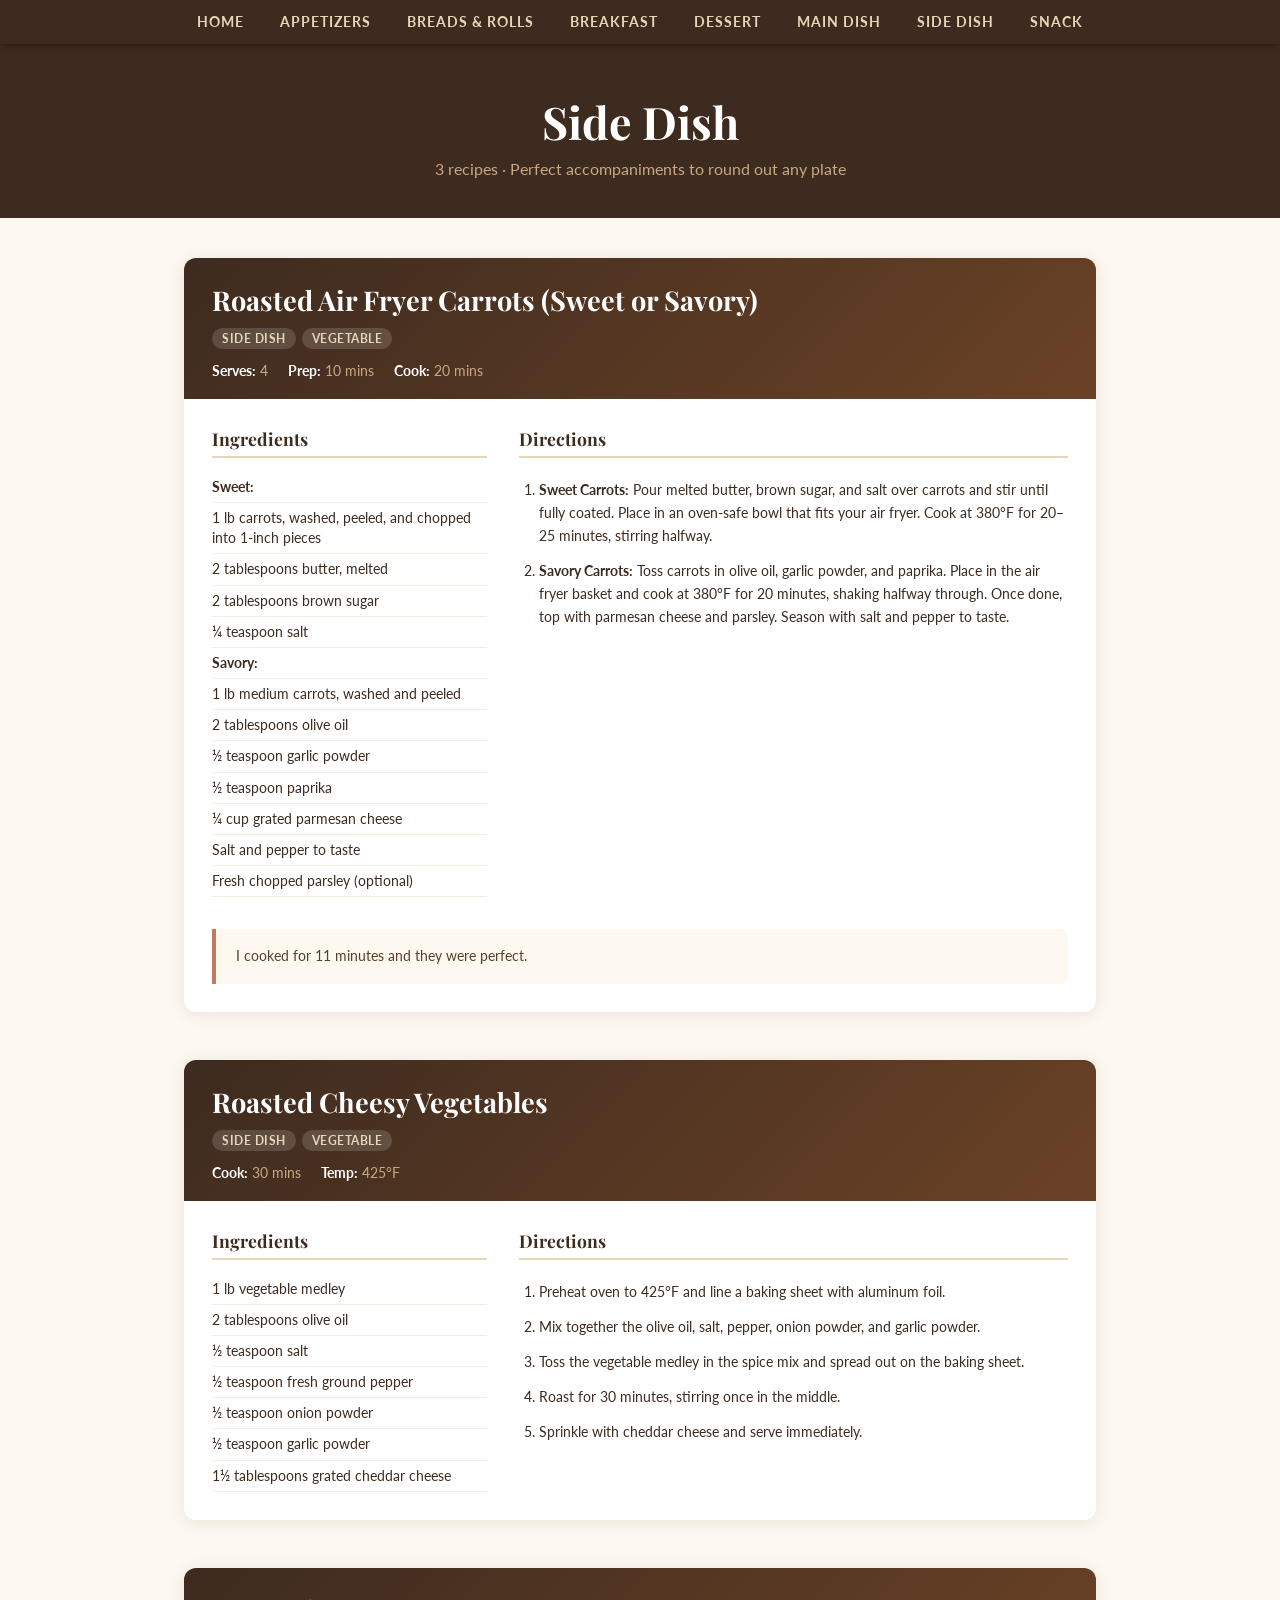
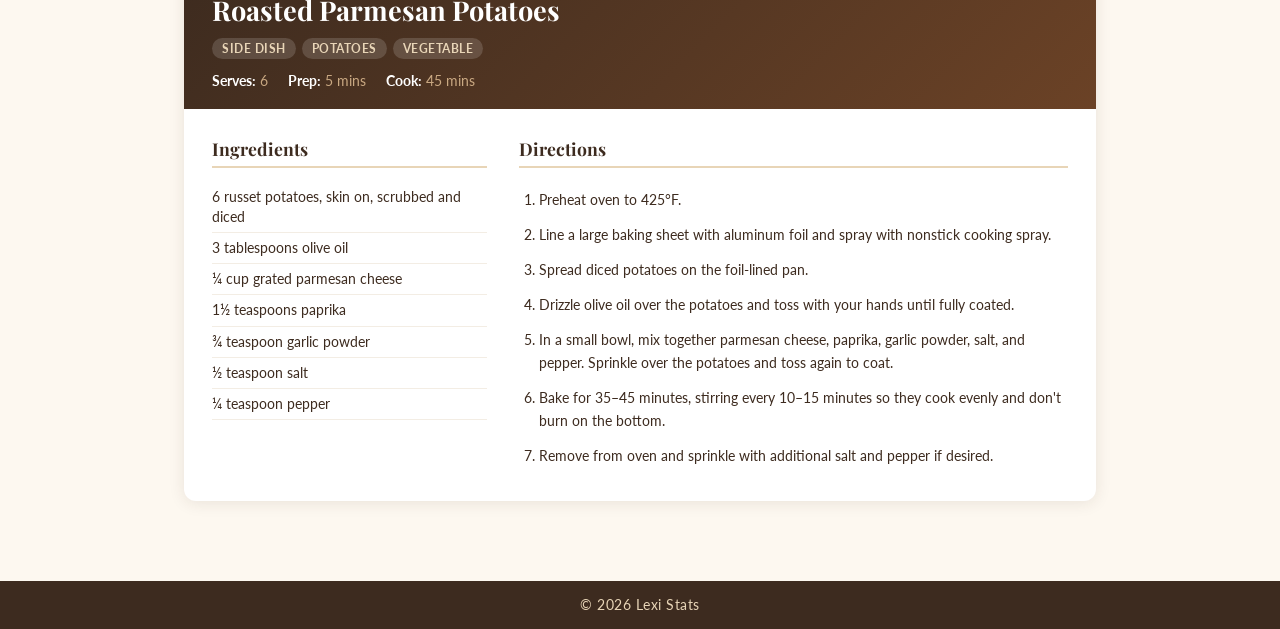
<file: Cookbook/SideDish.html>
<!DOCTYPE html>
<html lang="en">
<head>
    <meta charset="UTF-8">
    <meta name="viewport" content="width=device-width, initial-scale=1.0">
    <title>Side Dish – Mom's Cookbook</title>
    <link rel="stylesheet" type="text/css" href="../css/myStyles.css">
</head>
<body>

    <nav>
        <a href="../fromScratch.html">Home</a>
        <a href="Appetizers.html">Appetizers</a>
        <a href="BreadsandRolls.html">Breads &amp; Rolls</a>
        <a href="Breakfast.html">Breakfast</a>
        <a href="Dessert.html">Dessert</a>
        <a href="MainDish.html">Main Dish</a>
        <a href="#">Side Dish</a>
        <a href="Snack.html">Snack</a>
    </nav>

    <div class="category-header">
        <h1>Side Dish</h1>
        <p>3 recipes · Perfect accompaniments to round out any plate</p>
    </div>

    <div class="recipe-list">

        <!-- Roasted Air Fryer Carrots -->
        <div class="recipe-card">
            <div class="recipe-card-header">
                <h2>Roasted Air Fryer Carrots (Sweet or Savory)</h2>
                <div class="recipe-tags">
                    <span class="tag">Side Dish</span>
                    <span class="tag">Vegetable</span>
                </div>
                <div class="recipe-meta">
                    <span><strong>Serves:</strong> 4</span>
                    <span><strong>Prep:</strong> 10 mins</span>
                    <span><strong>Cook:</strong> 20 mins</span>
                </div>
            </div>
            <div class="recipe-body">
                <div class="recipe-ingredients">
                    <h3>Ingredients</h3>
                    <ul>
                        <li><strong>Sweet:</strong></li>
                        <li>1 lb carrots, washed, peeled, and chopped into 1-inch pieces</li>
                        <li>2 tablespoons butter, melted</li>
                        <li>2 tablespoons brown sugar</li>
                        <li>¼ teaspoon salt</li>
                        <li><strong>Savory:</strong></li>
                        <li>1 lb medium carrots, washed and peeled</li>
                        <li>2 tablespoons olive oil</li>
                        <li>½ teaspoon garlic powder</li>
                        <li>½ teaspoon paprika</li>
                        <li>¼ cup grated parmesan cheese</li>
                        <li>Salt and pepper to taste</li>
                        <li>Fresh chopped parsley (optional)</li>
                    </ul>
                </div>
                <div class="recipe-directions">
                    <h3>Directions</h3>
                    <ol>
                        <li><strong>Sweet Carrots:</strong> Pour melted butter, brown sugar, and salt over carrots and stir until fully coated. Place in an oven-safe bowl that fits your air fryer. Cook at 380°F for 20–25 minutes, stirring halfway.</li>
                        <li><strong>Savory Carrots:</strong> Toss carrots in olive oil, garlic powder, and paprika. Place in the air fryer basket and cook at 380°F for 20 minutes, shaking halfway through. Once done, top with parmesan cheese and parsley. Season with salt and pepper to taste.</li>
                    </ol>
                </div>
                <div class="recipe-notes">
                    <p>I cooked for 11 minutes and they were perfect.</p>
                </div>
            </div>
        </div>

        <!-- Roasted Cheesy Vegetables -->
        <div class="recipe-card">
            <div class="recipe-card-header">
                <h2>Roasted Cheesy Vegetables</h2>
                <div class="recipe-tags">
                    <span class="tag">Side Dish</span>
                    <span class="tag">Vegetable</span>
                </div>
                <div class="recipe-meta">
                    <span><strong>Cook:</strong> 30 mins</span>
                    <span><strong>Temp:</strong> 425°F</span>
                </div>
            </div>
            <div class="recipe-body">
                <div class="recipe-ingredients">
                    <h3>Ingredients</h3>
                    <ul>
                        <li>1 lb vegetable medley</li>
                        <li>2 tablespoons olive oil</li>
                        <li>½ teaspoon salt</li>
                        <li>½ teaspoon fresh ground pepper</li>
                        <li>½ teaspoon onion powder</li>
                        <li>½ teaspoon garlic powder</li>
                        <li>1½ tablespoons grated cheddar cheese</li>
                    </ul>
                </div>
                <div class="recipe-directions">
                    <h3>Directions</h3>
                    <ol>
                        <li>Preheat oven to 425°F and line a baking sheet with aluminum foil.</li>
                        <li>Mix together the olive oil, salt, pepper, onion powder, and garlic powder.</li>
                        <li>Toss the vegetable medley in the spice mix and spread out on the baking sheet.</li>
                        <li>Roast for 30 minutes, stirring once in the middle.</li>
                        <li>Sprinkle with cheddar cheese and serve immediately.</li>
                    </ol>
                </div>
            </div>
        </div>

        <!-- Roasted Parmesan Potatoes -->
        <div class="recipe-card">
            <div class="recipe-card-header">
                <h2>Roasted Parmesan Potatoes</h2>
                <div class="recipe-tags">
                    <span class="tag">Side Dish</span>
                    <span class="tag">Potatoes</span>
                    <span class="tag">Vegetable</span>
                </div>
                <div class="recipe-meta">
                    <span><strong>Serves:</strong> 6</span>
                    <span><strong>Prep:</strong> 5 mins</span>
                    <span><strong>Cook:</strong> 45 mins</span>
                </div>
            </div>
            <div class="recipe-body">
                <div class="recipe-ingredients">
                    <h3>Ingredients</h3>
                    <ul>
                        <li>6 russet potatoes, skin on, scrubbed and diced</li>
                        <li>3 tablespoons olive oil</li>
                        <li>¼ cup grated parmesan cheese</li>
                        <li>1½ teaspoons paprika</li>
                        <li>¾ teaspoon garlic powder</li>
                        <li>½ teaspoon salt</li>
                        <li>¼ teaspoon pepper</li>
                    </ul>
                </div>
                <div class="recipe-directions">
                    <h3>Directions</h3>
                    <ol>
                        <li>Preheat oven to 425°F.</li>
                        <li>Line a large baking sheet with aluminum foil and spray with nonstick cooking spray.</li>
                        <li>Spread diced potatoes on the foil-lined pan.</li>
                        <li>Drizzle olive oil over the potatoes and toss with your hands until fully coated.</li>
                        <li>In a small bowl, mix together parmesan cheese, paprika, garlic powder, salt, and pepper. Sprinkle over the potatoes and toss again to coat.</li>
                        <li>Bake for 35–45 minutes, stirring every 10–15 minutes so they cook evenly and don't burn on the bottom.</li>
                        <li>Remove from oven and sprinkle with additional salt and pepper if desired.</li>
                    </ol>
                </div>
            </div>
        </div>

    </div>

    <div class="footer">
        &copy; 2026 Lexi Stats
    </div>

</body>
</html>
</file>
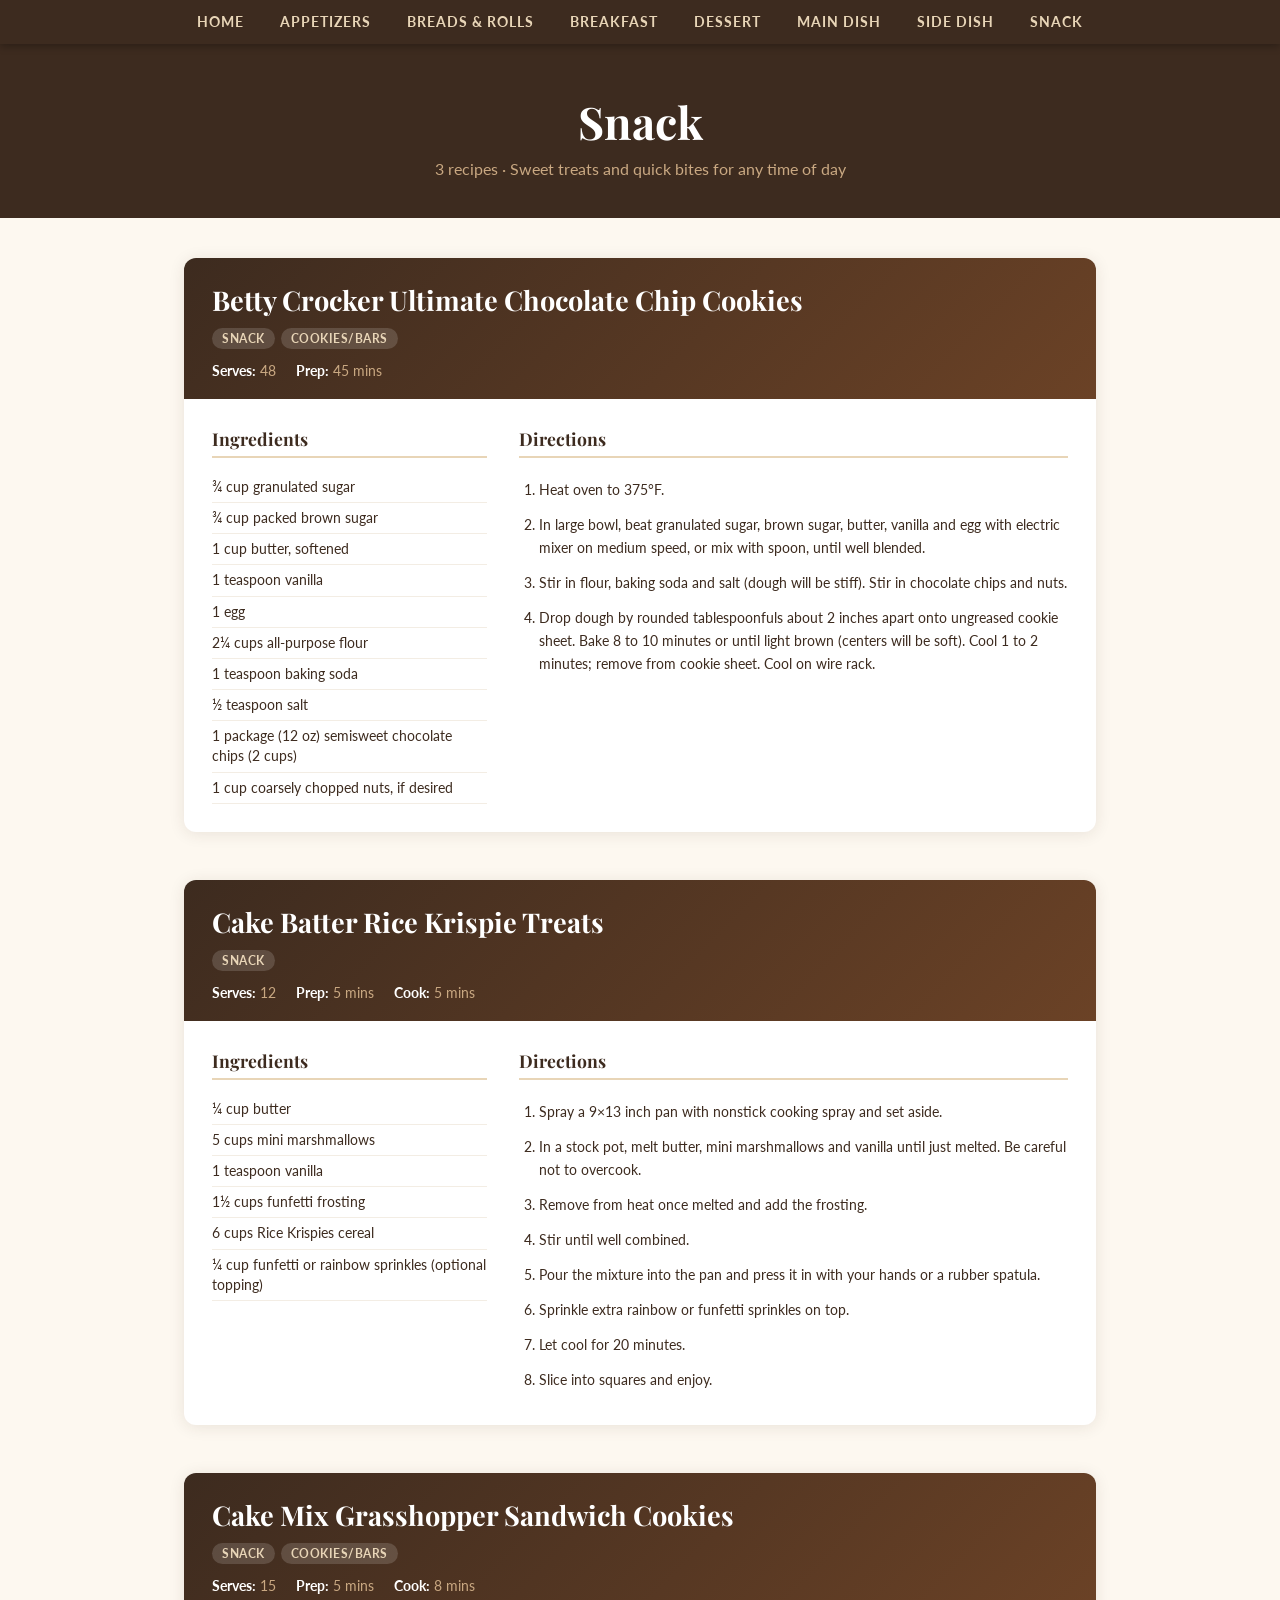
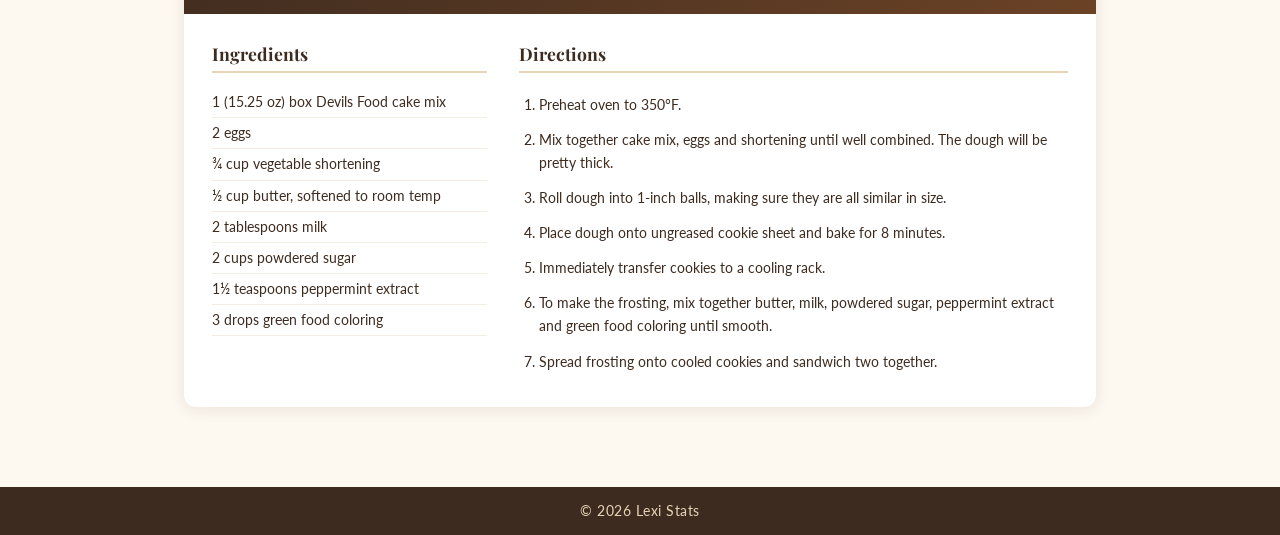
<file: Cookbook/Snack.html>
<!DOCTYPE html>
<html lang="en">
<head>
    <meta charset="UTF-8">
    <meta name="viewport" content="width=device-width, initial-scale=1.0">
    <title>Snack – Mom's Cookbook</title>
    <link rel="stylesheet" type="text/css" href="../css/myStyles.css">
</head>
<body>

    <nav>
        <a href="../fromScratch.html">Home</a>
        <a href="Appetizers.html">Appetizers</a>
        <a href="BreadsandRolls.html">Breads &amp; Rolls</a>
        <a href="Breakfast.html">Breakfast</a>
        <a href="Dessert.html">Dessert</a>
        <a href="MainDish.html">Main Dish</a>
        <a href="SideDish.html">Side Dish</a>
        <a href="#">Snack</a>
    </nav>

    <div class="category-header">
        <h1>Snack</h1>
        <p>3 recipes · Sweet treats and quick bites for any time of day</p>
    </div>

    <div class="recipe-list">

        <!-- Betty Crocker Ultimate Chocolate Chip Cookies -->
        <div class="recipe-card">
            <div class="recipe-card-header">
                <h2>Betty Crocker Ultimate Chocolate Chip Cookies</h2>
                <div class="recipe-tags">
                    <span class="tag">Snack</span>
                    <span class="tag">Cookies/Bars</span>
                </div>
                <div class="recipe-meta">
                    <span><strong>Serves:</strong> 48</span>
                    <span><strong>Prep:</strong> 45 mins</span>
                </div>
            </div>
            <div class="recipe-body">
                <div class="recipe-ingredients">
                    <h3>Ingredients</h3>
                    <ul>
                        <li>¾ cup granulated sugar</li>
                        <li>¾ cup packed brown sugar</li>
                        <li>1 cup butter, softened</li>
                        <li>1 teaspoon vanilla</li>
                        <li>1 egg</li>
                        <li>2¼ cups all-purpose flour</li>
                        <li>1 teaspoon baking soda</li>
                        <li>½ teaspoon salt</li>
                        <li>1 package (12 oz) semisweet chocolate chips (2 cups)</li>
                        <li>1 cup coarsely chopped nuts, if desired</li>
                    </ul>
                </div>
                <div class="recipe-directions">
                    <h3>Directions</h3>
                    <ol>
                        <li>Heat oven to 375°F.</li>
                        <li>In large bowl, beat granulated sugar, brown sugar, butter, vanilla and egg with electric mixer on medium speed, or mix with spoon, until well blended.</li>
                        <li>Stir in flour, baking soda and salt (dough will be stiff). Stir in chocolate chips and nuts.</li>
                        <li>Drop dough by rounded tablespoonfuls about 2 inches apart onto ungreased cookie sheet. Bake 8 to 10 minutes or until light brown (centers will be soft). Cool 1 to 2 minutes; remove from cookie sheet. Cool on wire rack.</li>
                    </ol>
                </div>
            </div>
        </div>

        <!-- Cake Batter Rice Krispie Treats -->
        <div class="recipe-card">
            <div class="recipe-card-header">
                <h2>Cake Batter Rice Krispie Treats</h2>
                <div class="recipe-tags">
                    <span class="tag">Snack</span>
                </div>
                <div class="recipe-meta">
                    <span><strong>Serves:</strong> 12</span>
                    <span><strong>Prep:</strong> 5 mins</span>
                    <span><strong>Cook:</strong> 5 mins</span>
                </div>
            </div>
            <div class="recipe-body">
                <div class="recipe-ingredients">
                    <h3>Ingredients</h3>
                    <ul>
                        <li>¼ cup butter</li>
                        <li>5 cups mini marshmallows</li>
                        <li>1 teaspoon vanilla</li>
                        <li>1½ cups funfetti frosting</li>
                        <li>6 cups Rice Krispies cereal</li>
                        <li>¼ cup funfetti or rainbow sprinkles (optional topping)</li>
                    </ul>
                </div>
                <div class="recipe-directions">
                    <h3>Directions</h3>
                    <ol>
                        <li>Spray a 9×13 inch pan with nonstick cooking spray and set aside.</li>
                        <li>In a stock pot, melt butter, mini marshmallows and vanilla until just melted. Be careful not to overcook.</li>
                        <li>Remove from heat once melted and add the frosting.</li>
                        <li>Stir until well combined.</li>
                        <li>Pour the mixture into the pan and press it in with your hands or a rubber spatula.</li>
                        <li>Sprinkle extra rainbow or funfetti sprinkles on top.</li>
                        <li>Let cool for 20 minutes.</li>
                        <li>Slice into squares and enjoy.</li>
                    </ol>
                </div>
            </div>
        </div>

        <!-- Cake Mix Grasshopper Sandwich Cookies -->
        <div class="recipe-card">
            <div class="recipe-card-header">
                <h2>Cake Mix Grasshopper Sandwich Cookies</h2>
                <div class="recipe-tags">
                    <span class="tag">Snack</span>
                    <span class="tag">Cookies/Bars</span>
                </div>
                <div class="recipe-meta">
                    <span><strong>Serves:</strong> 15</span>
                    <span><strong>Prep:</strong> 5 mins</span>
                    <span><strong>Cook:</strong> 8 mins</span>
                </div>
            </div>
            <div class="recipe-body">
                <div class="recipe-ingredients">
                    <h3>Ingredients</h3>
                    <ul>
                        <li>1 (15.25 oz) box Devils Food cake mix</li>
                        <li>2 eggs</li>
                        <li>¾ cup vegetable shortening</li>
                        <li>½ cup butter, softened to room temp</li>
                        <li>2 tablespoons milk</li>
                        <li>2 cups powdered sugar</li>
                        <li>1½ teaspoons peppermint extract</li>
                        <li>3 drops green food coloring</li>
                    </ul>
                </div>
                <div class="recipe-directions">
                    <h3>Directions</h3>
                    <ol>
                        <li>Preheat oven to 350°F.</li>
                        <li>Mix together cake mix, eggs and shortening until well combined. The dough will be pretty thick.</li>
                        <li>Roll dough into 1-inch balls, making sure they are all similar in size.</li>
                        <li>Place dough onto ungreased cookie sheet and bake for 8 minutes.</li>
                        <li>Immediately transfer cookies to a cooling rack.</li>
                        <li>To make the frosting, mix together butter, milk, powdered sugar, peppermint extract and green food coloring until smooth.</li>
                        <li>Spread frosting onto cooled cookies and sandwich two together.</li>
                    </ol>
                </div>
            </div>
        </div>

    </div>

    <div class="footer">
        &copy; 2026 Lexi Stats
    </div>

</body>
</html>
</file>
<file: css/myStyles.css>
@import url('https://fonts.googleapis.com/css2?family=Playfair+Display:ital,wght@0,400;0,700;1,400&family=Lato:wght@300;400;700&display=swap');

/* ── Reset & Base ── */
*, *::before, *::after {
    box-sizing: border-box;
}

body {
    margin: 0;
    padding: 0;
    background-color: #FDF8F0;
    color: #3D2B1F;
    font-family: 'Lato', sans-serif;
}

/* ── Header / Hero ── */
.header {
    padding: 0;
}

.header-image {
    background-image: url('../images/wildflowers.jpeg');
    height: 480px;
    background-size: cover;
    background-position: center top;
    position: relative;
    display: flex;
    align-items: center;
    justify-content: center;
}

.header-image::before {
    content: '';
    position: absolute;
    inset: 0;
    background: linear-gradient(to bottom, rgba(0,0,0,0.25) 0%, rgba(0,0,0,0.55) 100%);
}

.header-image h1 {
    position: relative;
    font-family: 'Playfair Display', serif;
    font-size: 3.5rem;
    font-weight: 700;
    color: #fff;
    letter-spacing: 2px;
    text-shadow: 0 2px 8px rgba(0,0,0,0.4);
    margin: 0;
}

/* ── Navigation ── */
nav {
    background-color: #3D2B1F;
    padding: 0;
    display: flex;
    justify-content: center;
    flex-wrap: wrap;
    position: sticky;
    top: 0;
    z-index: 100;
    box-shadow: 0 2px 8px rgba(0,0,0,0.3);
}

nav a {
    padding: 14px 18px;
    color: #E8D5B7;
    text-decoration: none;
    font-family: 'Lato', sans-serif;
    font-size: 0.85rem;
    font-weight: 700;
    letter-spacing: 1px;
    text-transform: uppercase;
    transition: background-color 0.2s, color 0.2s;
}

nav a:hover {
    background-color: #C17A5A;
    color: #fff;
}

/* ── Main Content ── */
.mainbody {
    max-width: 1100px;
    margin: 0 auto;
    padding: 50px 30px 80px;
    text-align: center;
}

.mainbody > h2:first-child {
    margin-top: 0;
}

.section-intro {
    font-family: 'Playfair Display', serif;
    font-size: 1.1rem;
    font-style: italic;
    color: #7A5C48;
    margin-bottom: 40px;
}

/* ── Category Cards Grid ── */
.card-grid {
    display: grid;
    grid-template-columns: repeat(auto-fill, minmax(260px, 1fr));
    gap: 28px;
    margin-top: 10px;
}

.card {
    background: #fff;
    border-radius: 10px;
    box-shadow: 0 2px 12px rgba(61,43,31,0.10);
    overflow: hidden;
    text-decoration: none;
    color: inherit;
    transition: transform 0.2s, box-shadow 0.2s;
    display: flex;
    flex-direction: column;
}

.card:hover {
    transform: translateY(-4px);
    box-shadow: 0 8px 24px rgba(61,43,31,0.18);
}

.card-img {
    width: 100%;
    height: 180px;
    object-fit: cover;
    background-color: #E8D5B7;
    display: block;
}

.card-img-placeholder {
    width: 100%;
    height: 180px;
    background: linear-gradient(135deg, #E8D5B7 0%, #C17A5A22 100%);
    display: flex;
    align-items: center;
    justify-content: center;
    font-size: 3rem;
}

.card-body {
    padding: 20px;
    flex: 1;
    display: flex;
    flex-direction: column;
    align-items: center;
}

.card-body h2 {
    font-family: 'Playfair Display', serif;
    font-size: 1.4rem;
    font-weight: 700;
    color: #3D2B1F;
    margin: 0 0 8px;
}

.card-body p {
    font-size: 0.9rem;
    color: #7A5C48;
    margin: 0;
    line-height: 1.5;
}

.card-link {
    margin-top: auto;
    padding-top: 14px;
    font-size: 0.8rem;
    font-weight: 700;
    letter-spacing: 1px;
    text-transform: uppercase;
    color: #C17A5A;
}

/* ── Page Title above grid ── */
.page-heading {
    font-family: 'Playfair Display', serif;
    font-size: 2.2rem;
    font-weight: 700;
    color: #3D2B1F;
    margin: 0 0 8px;
}

.divider {
    width: 60px;
    height: 3px;
    background-color: #C17A5A;
    border: none;
    margin: 0 auto 16px;
    border-radius: 2px;
}

/* ── Footer ── */
.footer {
    background-color: #3D2B1F;
    color: #E8D5B7;
    text-align: center;
    padding: 16px;
    font-family: 'Lato', sans-serif;
    font-size: 0.85rem;
    letter-spacing: 0.5px;
}

/* ── Category Page Header ── */
.category-header {
    background-color: #3D2B1F;
    color: #E8D5B7;
    text-align: center;
    padding: 48px 20px 40px;
}

.category-header h1 {
    font-family: 'Playfair Display', serif;
    font-size: 2.8rem;
    margin: 0 0 8px;
    color: #fff;
}

.category-header p {
    font-family: 'Lato', sans-serif;
    font-size: 1rem;
    color: #C9A882;
    margin: 0;
}

/* ── Recipe List Container ── */
.recipe-list {
    max-width: 960px;
    margin: 0 auto;
    padding: 40px 24px 80px;
    display: flex;
    flex-direction: column;
    gap: 48px;
}

/* ── Individual Recipe Card ── */
.recipe-card {
    background: #fff;
    border-radius: 12px;
    box-shadow: 0 2px 16px rgba(61,43,31,0.10);
    overflow: hidden;
}

.recipe-card-header {
    background: linear-gradient(135deg, #3D2B1F 0%, #6B4226 100%);
    padding: 24px 28px 20px;
}

.recipe-card-header h2 {
    font-family: 'Playfair Display', serif;
    font-size: 1.7rem;
    color: #fff;
    margin: 0 0 10px;
}

.recipe-tags {
    display: flex;
    flex-wrap: wrap;
    gap: 6px;
    margin-bottom: 14px;
}

.tag {
    background-color: rgba(255,255,255,0.15);
    color: #E8D5B7;
    font-family: 'Lato', sans-serif;
    font-size: 0.75rem;
    font-weight: 700;
    letter-spacing: 0.5px;
    text-transform: uppercase;
    padding: 3px 10px;
    border-radius: 20px;
}

.recipe-meta {
    display: flex;
    flex-wrap: wrap;
    gap: 20px;
}

.recipe-meta span {
    font-family: 'Lato', sans-serif;
    font-size: 0.85rem;
    color: #C9A882;
}

.recipe-meta span strong {
    color: #fff;
}

/* ── Recipe Body ── */
.recipe-body {
    padding: 28px;
    display: grid;
    grid-template-columns: 1fr 2fr;
    gap: 32px;
}

@media (max-width: 640px) {
    .recipe-body {
        grid-template-columns: 1fr;
    }
}

.recipe-ingredients h3,
.recipe-directions h3,
.recipe-notes h3 {
    font-family: 'Playfair Display', serif;
    font-size: 1.1rem;
    color: #3D2B1F;
    border-bottom: 2px solid #E8D5B7;
    padding-bottom: 6px;
    margin: 0 0 14px;
}

.recipe-ingredients ul {
    list-style: none;
    padding: 0;
    margin: 0;
}

.recipe-ingredients ul li {
    font-family: 'Lato', sans-serif;
    font-size: 0.9rem;
    color: #3D2B1F;
    padding: 5px 0;
    border-bottom: 1px solid #F3EDE4;
    line-height: 1.4;
}

.recipe-directions ol {
    padding-left: 20px;
    margin: 0;
}

.recipe-directions ol li {
    font-family: 'Lato', sans-serif;
    font-size: 0.9rem;
    color: #3D2B1F;
    padding: 6px 0;
    line-height: 1.6;
}

.recipe-notes {
    grid-column: 1 / -1;
    background: #FDF8F0;
    border-left: 4px solid #C17A5A;
    padding: 16px 20px;
    border-radius: 0 8px 8px 0;
}

.recipe-notes p {
    font-family: 'Lato', sans-serif;
    font-size: 0.88rem;
    color: #5A3E2B;
    margin: 0;
    line-height: 1.6;
}

/* ── New Home Page Sections ── */
.section-block {
    margin-top: 70px;
    text-align: center;
}

.section-title {
    font-family: 'Playfair Display', serif;
    font-size: 2rem;
    font-weight: 700;
    color: #3D2B1F;
    margin: 0 0 8px;
}

/* ── YouTube Video ── */
.video-wrapper {
    position: relative;
    max-width: 800px;
    margin: 24px auto 0;
    padding-top: 56.25%;
}

.video-wrapper iframe {
    position: absolute;
    top: 0;
    left: 0;
    width: 100%;
    height: 100%;
    border-radius: 8px;
    box-shadow: 0 4px 20px rgba(61,43,31,0.15);
}

/* ── Nested List ── */
.essentials-list {
    display: inline-block;
    text-align: left;
    font-family: 'Lato', sans-serif;
    font-size: 1rem;
    font-weight: 700;
    color: #3D2B1F;
    line-height: 2.2;
    margin-top: 16px;
}

.essentials-list ul {
    font-weight: 400;
    font-size: 0.9rem;
    color: #7A5C48;
    line-height: 1.9;
    margin: 2px 0 10px;
}

/* ── Tableau ── */
.tableau-wrapper {
    max-width: 960px;
    margin: 24px auto 0;
}

.tableau-scale-outer {
    width: 100%;
    overflow: hidden;
    position: relative;
    display: flex;
    justify-content: center;
}

.tableau-scale-inner {
    transform-origin: top center;
    flex-shrink: 0;
}

/* ── Back to Top ── */
.back-to-top {
    margin-top: 60px;
    font-family: 'Lato', sans-serif;
    font-size: 0.85rem;
    font-weight: 700;
    letter-spacing: 1px;
    text-transform: uppercase;
}

.back-to-top a {
    color: #C17A5A;
    text-decoration: none;
}

.back-to-top a:hover {
    color: #3D2B1F;
}

/* ── Game Card ── */
.game-card {
    display: inline-block;
    text-decoration: none;
    margin-top: 16px;
}

.game-card-inner {
    background: linear-gradient(135deg, #05051a 0%, #0d0d2e 100%);
    border: 2px solid rgba(0,255,255,0.4);
    border-radius: 12px;
    padding: 28px 48px;
    box-shadow: 0 0 24px rgba(0,255,255,0.12);
    transition: transform 0.2s, box-shadow 0.2s, border-color 0.2s;
}

.game-card:hover .game-card-inner {
    transform: translateY(-4px);
    box-shadow: 0 0 40px rgba(0,255,255,0.25);
    border-color: rgba(0,255,255,0.8);
}

.game-title {
    font-family: 'Playfair Display', serif;
    font-size: 1.6rem;
    font-weight: 700;
    color: #0ff;
    text-shadow: 0 0 12px rgba(0,255,255,0.6);
    margin-bottom: 8px;
}

.game-desc {
    font-family: 'Lato', sans-serif;
    font-size: 0.9rem;
    color: rgba(255,255,255,0.6);
    line-height: 1.6;
    margin-bottom: 16px;
}

.game-btn {
    font-family: 'Lato', sans-serif;
    font-size: 0.8rem;
    font-weight: 700;
    letter-spacing: 1.5px;
    text-transform: uppercase;
    color: #0ff;
}
</file>
